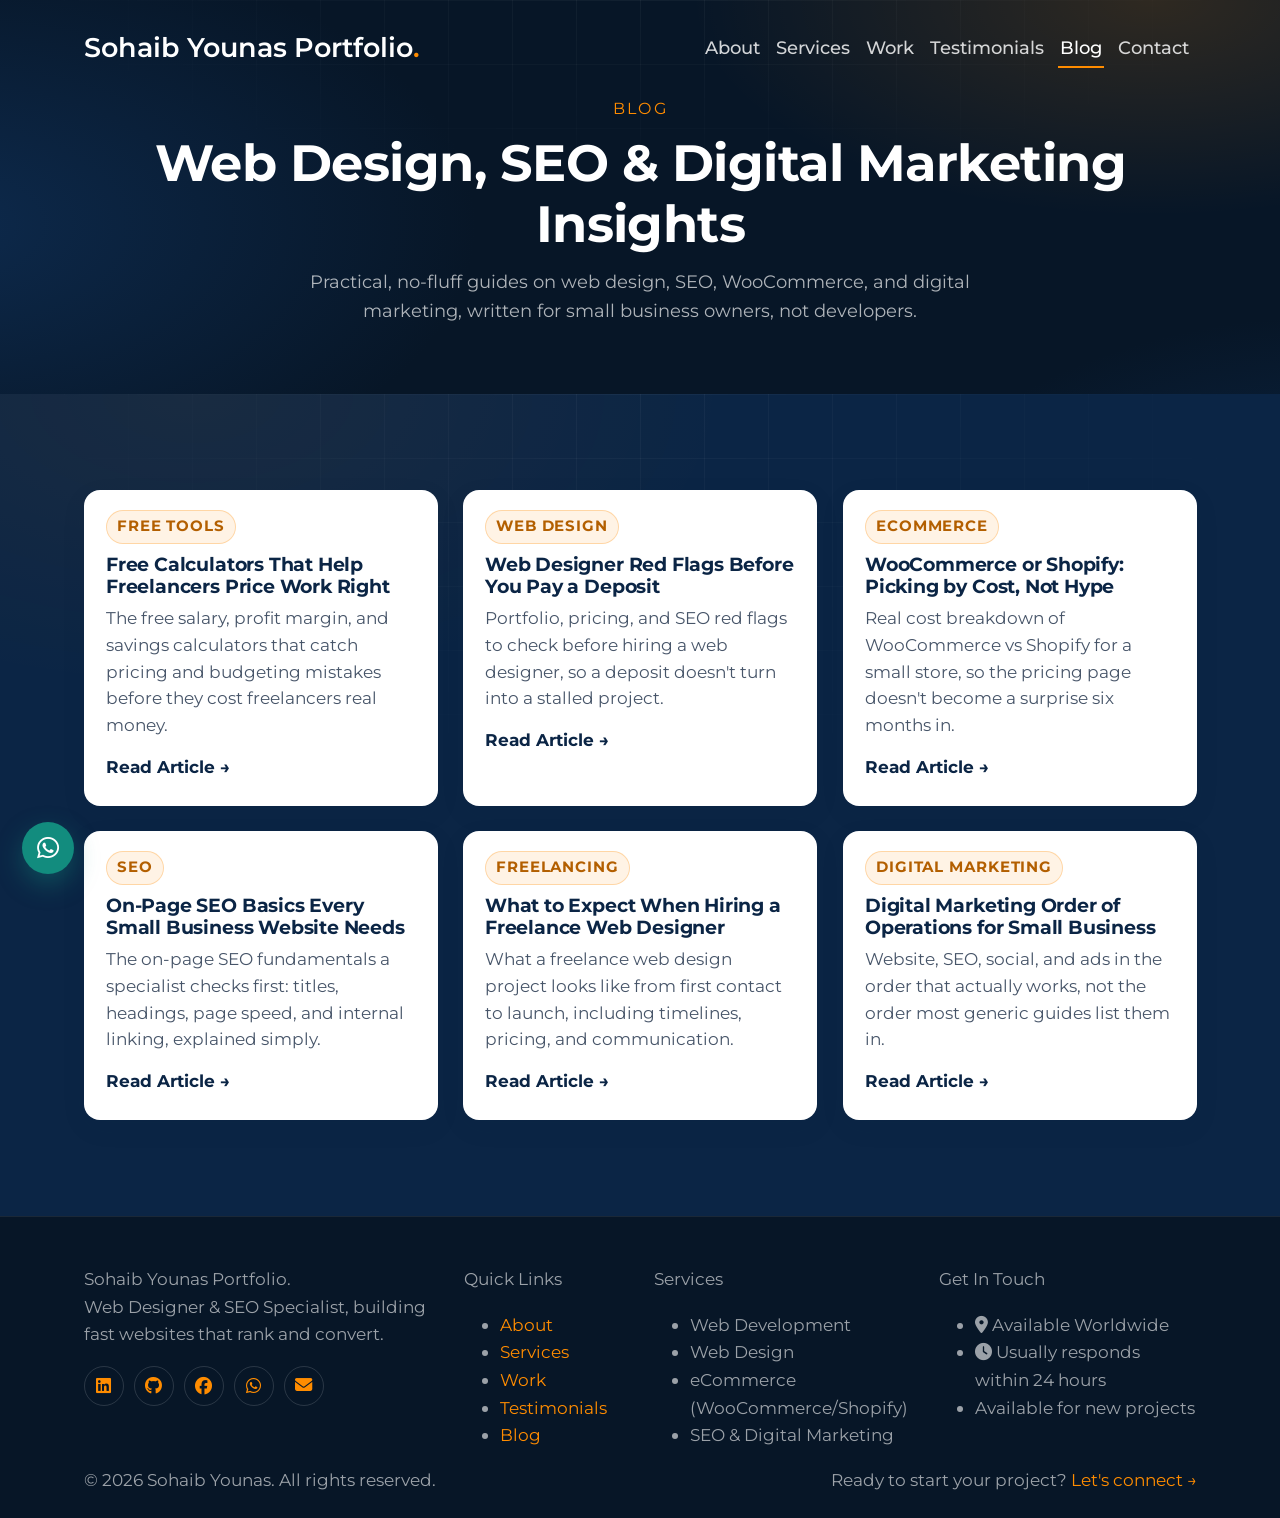
<file: blog/index.html>
<!DOCTYPE html>
<html lang="en">
<head>
  <meta charset="UTF-8" />
  <meta name="viewport" content="width=device-width, initial-scale=1.0" />
  <title>Blog | Web Design, SEO & Digital Marketing Insights by Sohaib Younas</title>
  <link rel="icon" type="image/x-icon" href="../img/favicon.ico">
  <link rel="canonical" href="https://sohaibyounas076.github.io/portfolio/blog/" />
  <meta name="description" content="Practical guides on web design, SEO, WooCommerce, and digital marketing for small businesses, written by freelance web designer Sohaib Younas." />
  <meta name="author" content="Sohaib Younas">
  <meta name="robots" content="index, follow">
  <link rel="preconnect" href="https://fonts.googleapis.com">
  <link rel="preconnect" href="https://fonts.gstatic.com" crossorigin>
  <link rel="preconnect" href="https://cdn.jsdelivr.net">
  <link rel="preconnect" href="https://cdnjs.cloudflare.com">
  <meta property="og:type" content="article">
  <meta property="og:url" content="https://sohaibyounas076.github.io/portfolio/blog/">
  <meta property="og:title" content="Blog | Web Design, SEO & Digital Marketing Insights by Sohaib Younas">
  <meta property="og:description" content="Practical guides on web design, SEO, WooCommerce, and digital marketing for small businesses, written by freelance web designer Sohaib Younas.">
  <meta property="og:image" content="https://sohaibyounas076.github.io/portfolio/img/Socialmedia_banner.png">
  <meta property="og:image:width" content="1200">
  <meta property="og:image:height" content="630">
  <meta property="twitter:card" content="summary_large_image">
  <meta property="twitter:url" content="https://sohaibyounas076.github.io/portfolio/blog/">
  <meta property="twitter:title" content="Blog | Web Design, SEO & Digital Marketing Insights by Sohaib Younas">
  <meta property="twitter:description" content="Practical guides on web design, SEO, WooCommerce, and digital marketing for small businesses, written by freelance web designer Sohaib Younas.">
  <meta property="twitter:image" content="https://sohaibyounas076.github.io/portfolio/img/Socialmedia_banner.png">
  <meta name="theme-color" content="#071627">
  <meta name="format-detection" content="telephone=no">
  <link rel="sitemap" type="application/xml" title="Sitemap" href="../sitemap.xml">
  <link href="https://fonts.googleapis.com/css2?family=Montserrat:wght@400;500;600;700;800&display=swap" rel="stylesheet" />
  <link href="https://cdn.jsdelivr.net/npm/bootstrap@5.3.0/dist/css/bootstrap.min.css" rel="stylesheet" />
  <link href="https://cdnjs.cloudflare.com/ajax/libs/font-awesome/6.4.0/css/all.min.css" rel="stylesheet">
  <link rel="stylesheet" href="../style.css?v=12" />
  <script type="application/ld+json">
  {
    "@context": "https://schema.org",
    "@type": "Blog",
    "name": "Sohaib Younas Blog",
    "url": "https://sohaibyounas076.github.io/portfolio/blog/",
    "description": "Practical guides on web design, SEO, WooCommerce, and digital marketing for small businesses, written by freelance web designer Sohaib Younas.",
    "author": { "@type": "Person", "name": "Sohaib Younas" }
  }
  </script>
  <script type="application/ld+json">
  {
    "@context": "https://schema.org",
    "@type": "BreadcrumbList",
    "itemListElement": [
      { "@type": "ListItem", "position": 1, "name": "Home", "item": "https://sohaibyounas076.github.io/portfolio/" },
      { "@type": "ListItem", "position": 2, "name": "Blog", "item": "https://sohaibyounas076.github.io/portfolio/blog/" }
    ]
  }
  </script>
  <!-- Google tag (gtag.js) -->
  <script async src="https://www.googletagmanager.com/gtag/js?id=G-2LFQFEBY4T"></script>
  <script>
    window.dataLayer = window.dataLayer || [];
    function gtag(){dataLayer.push(arguments);}
    gtag('js', new Date());
    gtag('config', 'G-2LFQFEBY4T');
  </script>
</head>
<body>
<div id="preloader" aria-hidden="true">
  <div class="preloader-mark">LOADING PORTFOLIO</div>
</div>
<div id="scroll-progress"></div>
<nav class="navbar navbar-expand-lg site-nav">
  <div class="container">
    <a class="navbar-brand" href="../index.html">Sohaib Younas Portfolio<span>.</span></a>
    <button class="navbar-toggler btn btn-light" type="button" data-bs-toggle="collapse" data-bs-target="#navbarNav" aria-label="Toggle navigation">
      <span class="navbar-toggler-icon"></span>
    </button>
    <div class="collapse navbar-collapse justify-content-end" id="navbarNav">
      <ul class="navbar-nav">
        <li class="nav-item"><a href="../index.html#about" class="nav-link">About</a></li>
        <li class="nav-item"><a href="../index.html#services" class="nav-link">Services</a></li>
        <li class="nav-item"><a href="../index.html#work" class="nav-link">Work</a></li>
        <li class="nav-item"><a href="../index.html#testimonials" class="nav-link">Testimonials</a></li>
        <li class="nav-item"><a href="index.html" class="nav-link active-link">Blog</a></li>
        <li class="nav-item"><a href="../index.html#contact" class="nav-link">Contact</a></li>
      </ul>
    </div>
  </div>
</nav>

<header class="section" style="padding-bottom: 20px;">
  <div class="container">
    <span class="section-eyebrow reveal">Blog</span>
    <h1 class="section-heading reveal">Web Design, SEO &amp; Digital Marketing Insights</h1>
    <p class="section-sub reveal reveal-delay-1">Practical, no-fluff guides on web design, SEO, WooCommerce, and digital marketing, written for small business owners, not developers.</p>
  </div>
</header>

<section class="section section-alt">
  <div class="container">
    <div class="work-case-grid">
      <div class="work-case reveal">
        <div class="work-case-body">
          <span class="work-case-tag">Free Tools</span>
          <h3>Free Calculators That Help Freelancers Price Work Right</h3>
          <p>The free salary, profit margin, and savings calculators that catch pricing and budgeting mistakes before they cost freelancers real money.</p>
          <a href="free-calculators-for-freelancers-pricing.html" class="work-case-link">Read Article &rarr;</a>
        </div>
      </div>
      <div class="work-case reveal">
        <div class="work-case-body">
          <span class="work-case-tag">Web Design</span>
          <h3>Web Designer Red Flags Before You Pay a Deposit</h3>
          <p>Portfolio, pricing, and SEO red flags to check before hiring a web designer, so a deposit doesn't turn into a stalled project.</p>
          <a href="how-to-choose-a-web-designer.html" class="work-case-link">Read Article &rarr;</a>
        </div>
      </div>
      <div class="work-case reveal">
        <div class="work-case-body">
          <span class="work-case-tag">eCommerce</span>
          <h3>WooCommerce or Shopify: Picking by Cost, Not Hype</h3>
          <p>Real cost breakdown of WooCommerce vs Shopify for a small store, so the pricing page doesn't become a surprise six months in.</p>
          <a href="woocommerce-vs-shopify-small-business.html" class="work-case-link">Read Article &rarr;</a>
        </div>
      </div>
      <div class="work-case reveal">
        <div class="work-case-body">
          <span class="work-case-tag">SEO</span>
          <h3>On-Page SEO Basics Every Small Business Website Needs</h3>
          <p>The on-page SEO fundamentals a specialist checks first: titles, headings, page speed, and internal linking, explained simply.</p>
          <a href="on-page-seo-basics.html" class="work-case-link">Read Article &rarr;</a>
        </div>
      </div>
      <div class="work-case reveal">
        <div class="work-case-body">
          <span class="work-case-tag">Freelancing</span>
          <h3>What to Expect When Hiring a Freelance Web Designer</h3>
          <p>What a freelance web design project looks like from first contact to launch, including timelines, pricing, and communication.</p>
          <a href="hiring-a-freelance-web-designer.html" class="work-case-link">Read Article &rarr;</a>
        </div>
      </div>
      <div class="work-case reveal">
        <div class="work-case-body">
          <span class="work-case-tag">Digital Marketing</span>
          <h3>Digital Marketing Order of Operations for Small Business</h3>
          <p>Website, SEO, social, and ads in the order that actually works, not the order most generic guides list them in.</p>
          <a href="digital-marketing-for-small-business.html" class="work-case-link">Read Article &rarr;</a>
        </div>
      </div>
    </div>
  </div>
</section>
<footer class="site-footer">
  <div class="container">
    <div class="row gy-4 footer-columns">
      <div class="col-md-4">
        <span class="footer-logo">Sohaib Younas Portfolio<span class="dot">.</span></span>
        <p>Web Designer &amp; SEO Specialist, building fast websites that rank and convert.</p>
        <div class="footer-social">
          <a href="https://www.linkedin.com/in/sohaibyounas076/" target="_blank" rel="noopener" aria-label="LinkedIn profile"><i class="fab fa-linkedin"></i></a>
          <a href="https://github.com/Sohaibyounas076" target="_blank" rel="noopener" aria-label="GitHub profile"><i class="fab fa-github"></i></a>
          <a href="https://www.facebook.com/sohaib.younas.3705" target="_blank" rel="noopener" aria-label="Facebook profile"><i class="fab fa-facebook"></i></a>
          <a href="https://wa.me/923082896824" target="_blank" rel="noopener" aria-label="WhatsApp"><i class="fab fa-whatsapp"></i></a>
          <a href="mailto:sohaibyounas077@gmail.com" aria-label="Email"><i class="fas fa-envelope"></i></a>
        </div>
      </div>
      <div class="col-6 col-md-2">
        <p class="footer-heading">Quick Links</p>
        <ul class="footer-links">
          <li><a href="../index.html#about">About</a></li>
          <li><a href="../index.html#services">Services</a></li>
          <li><a href="../index.html#work">Work</a></li>
          <li><a href="../index.html#testimonials">Testimonials</a></li>
          <li><a href="index.html">Blog</a></li>
        </ul>
      </div>
      <div class="col-6 col-md-3">
        <p class="footer-heading">Services</p>
        <ul class="footer-links">
          <li>Web Development</li>
          <li>Web Design</li>
          <li>eCommerce (WooCommerce/Shopify)</li>
          <li>SEO &amp; Digital Marketing</li>
        </ul>
      </div>
      <div class="col-md-3">
        <p class="footer-heading">Get In Touch</p>
        <ul class="footer-links">
          <li><i class="fas fa-location-dot"></i> Available Worldwide</li>
          <li><i class="fas fa-clock"></i> Usually responds within 24 hours</li>
          <li class="footer-status"><span class="status-dot"></span> Available for new projects</li>
        </ul>
      </div>
    </div>
    <div class="footer-bottom">
      <span>&copy; <span id="footer-year">2026</span> Sohaib Younas. All rights reserved.</span>
      <span>Ready to start your project? <a href="../index.html#contact">Let's connect &rarr;</a></span>
    </div>
  </div>
</footer>

<a href="https://wa.me/923082896824?text=Hi%20Sohaib%2C%20I%27d%20like%20to%20discuss%20a%20project." target="_blank" rel="noopener" class="sticky-whatsapp" aria-label="Chat on WhatsApp">
  <span class="sticky-whatsapp-badge">
    <span class="pulse-dot" aria-hidden="true"></span>
    Available for New Projects
  </span>
  <span class="sticky-whatsapp-icon"><i class="fab fa-whatsapp"></i></span>
</a>

<button id="back-to-top" type="button" aria-label="Back to top">
  <i class="fas fa-arrow-up"></i>
</button>

<script src="https://cdn.jsdelivr.net/npm/bootstrap@5.3.0/dist/js/bootstrap.bundle.min.js"></script>
<script src="../script.js?v=9"></script>
</body>
</html>
</file>
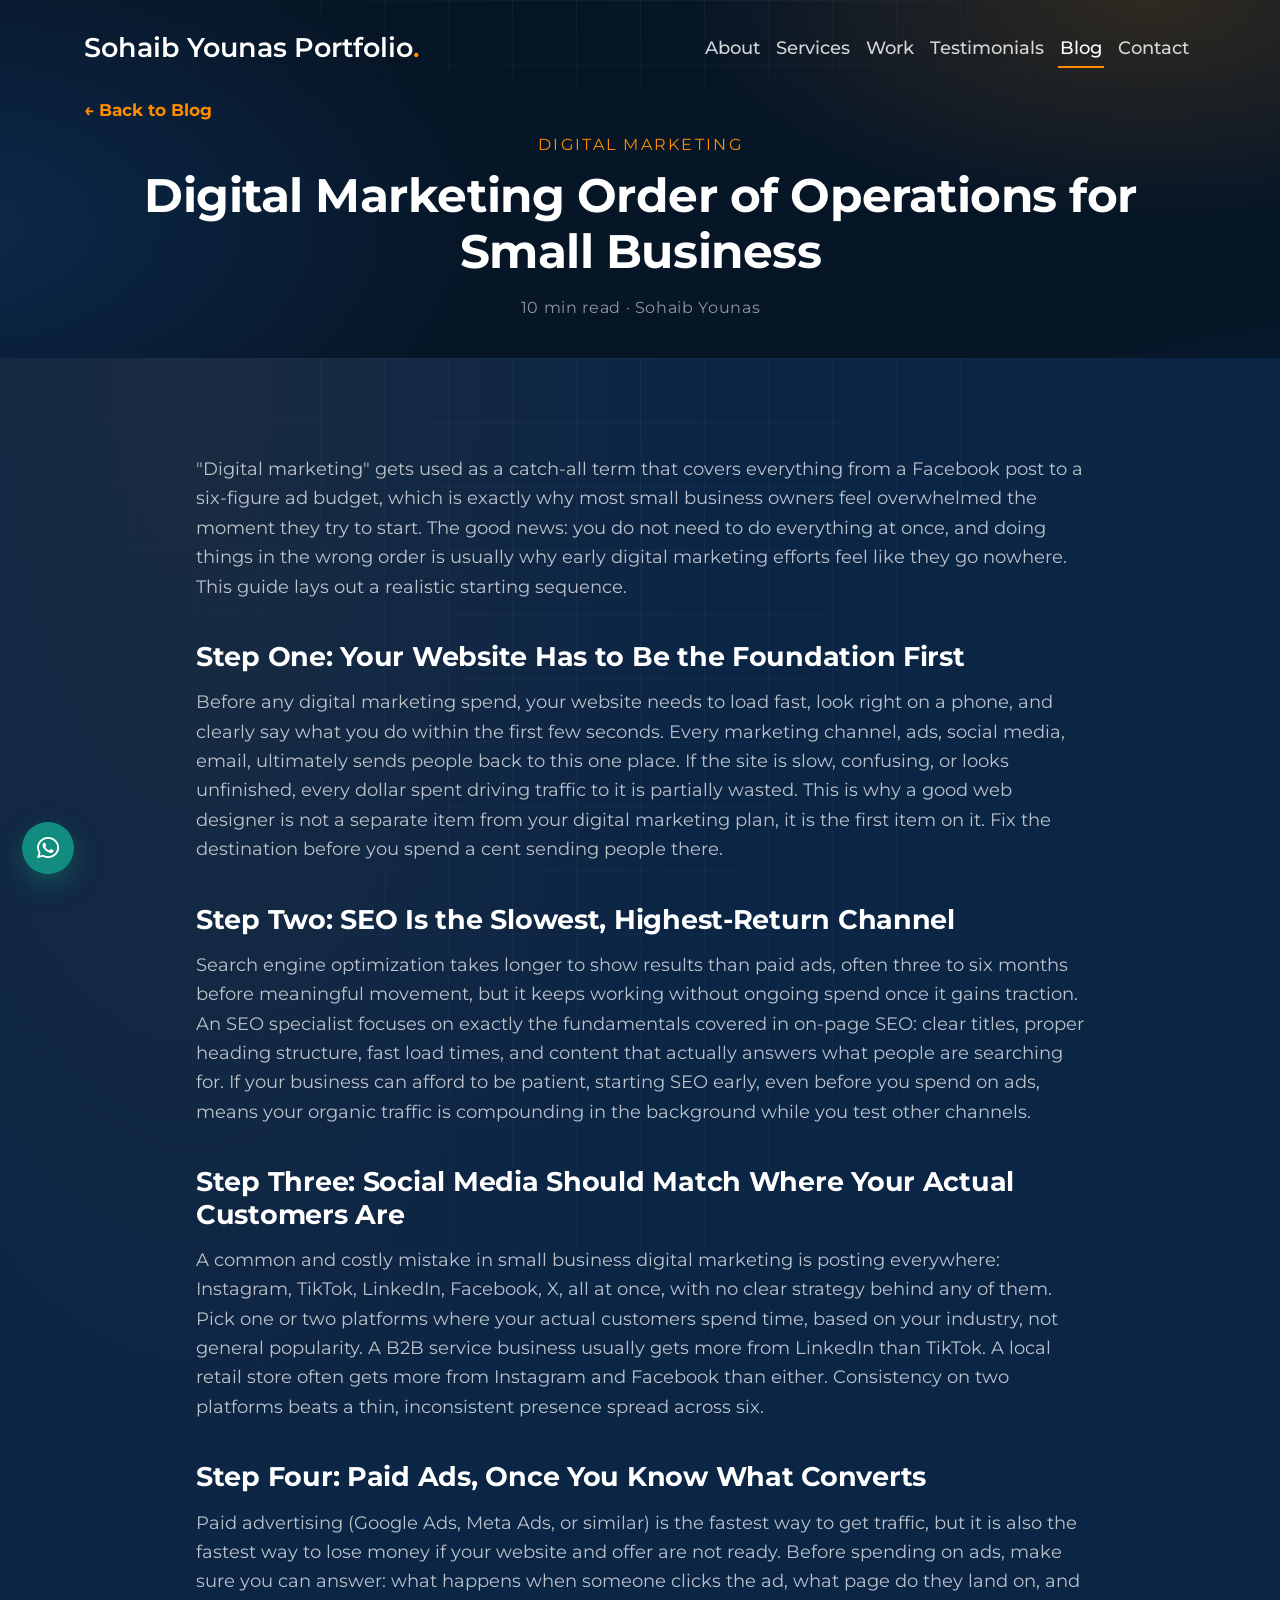
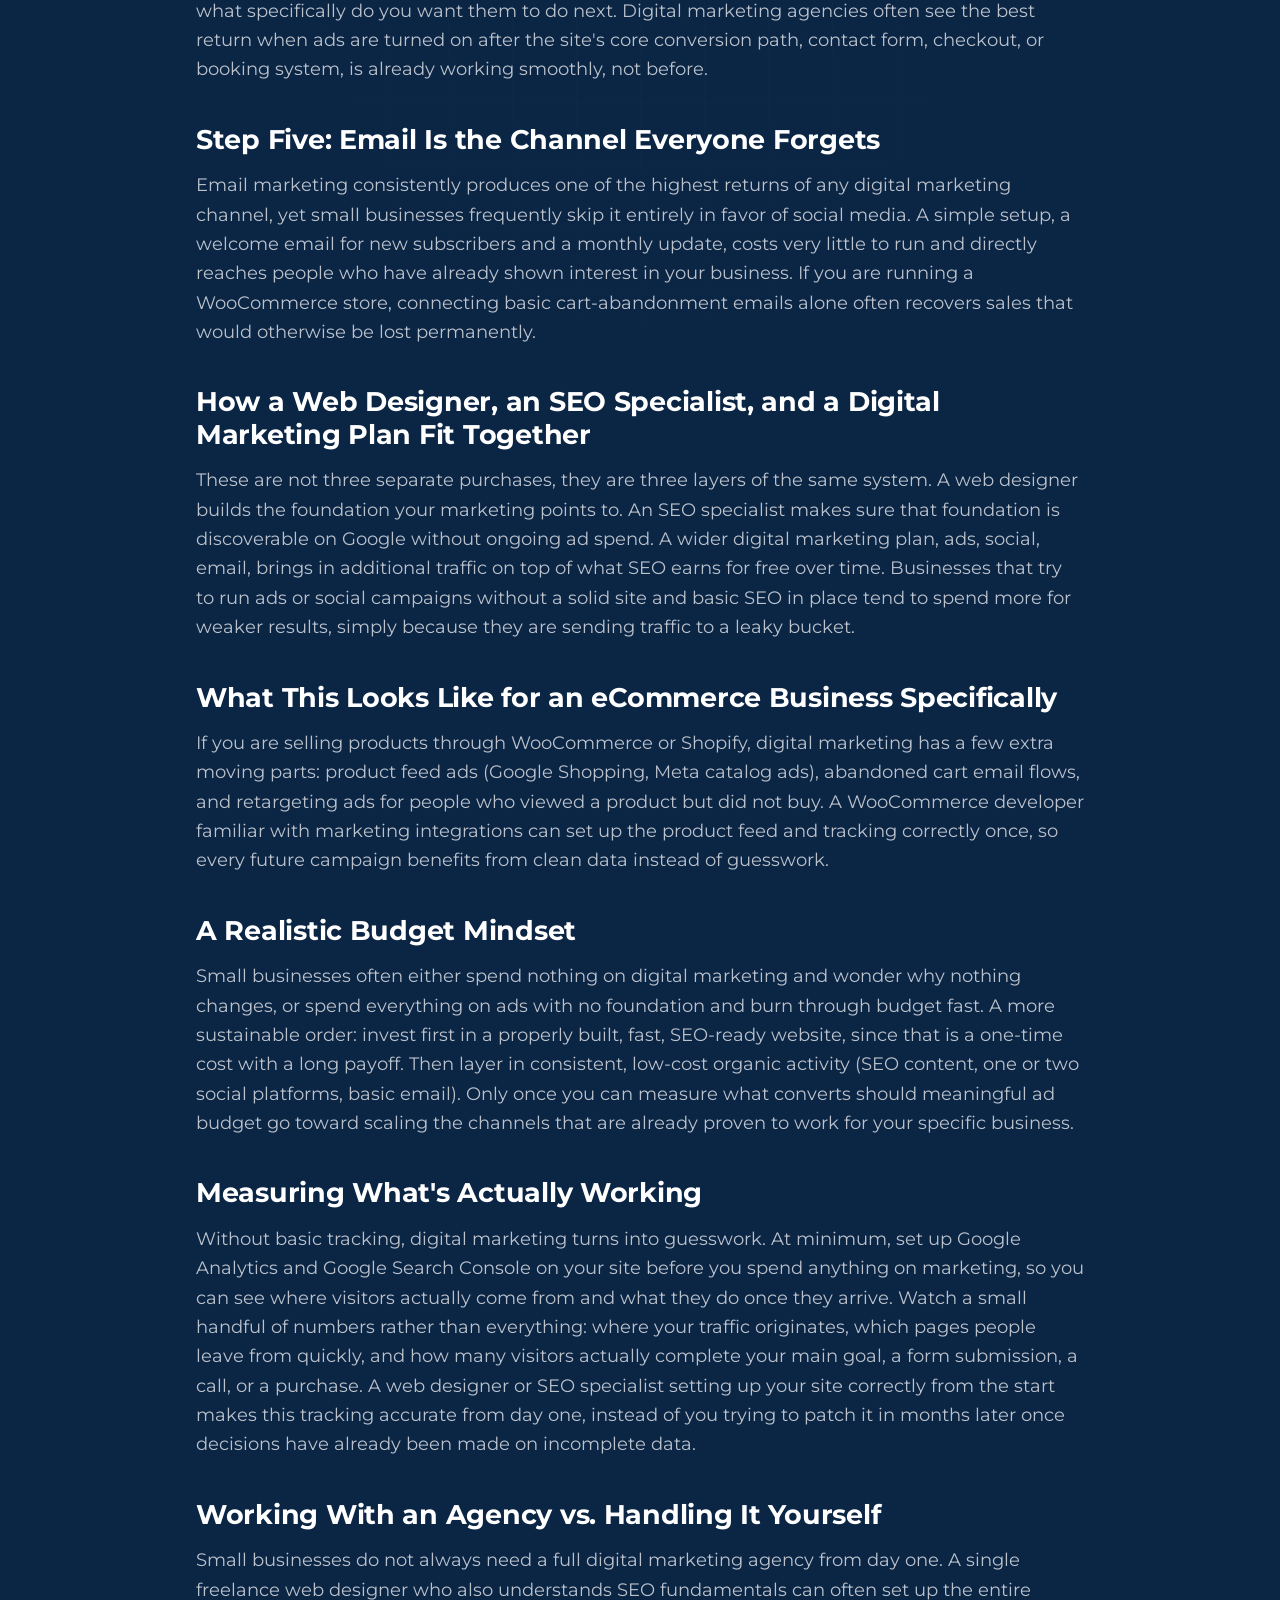
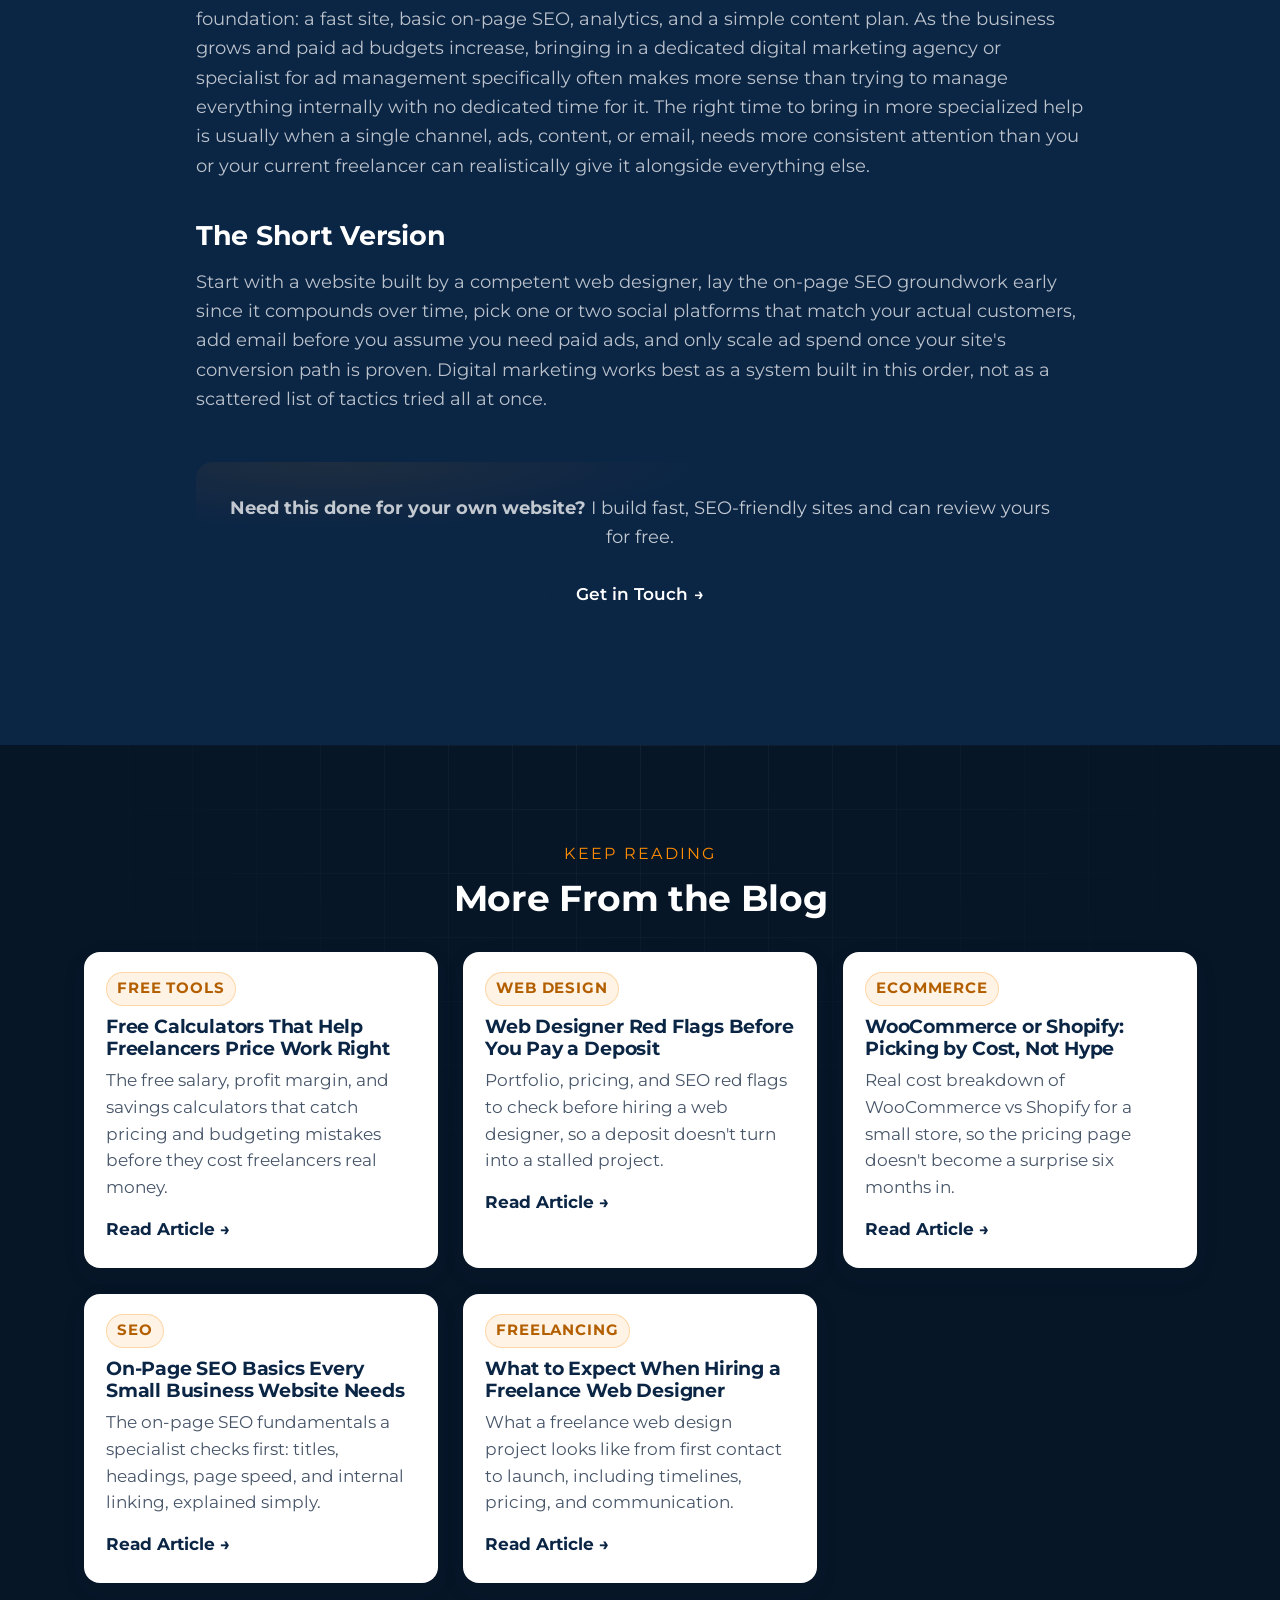
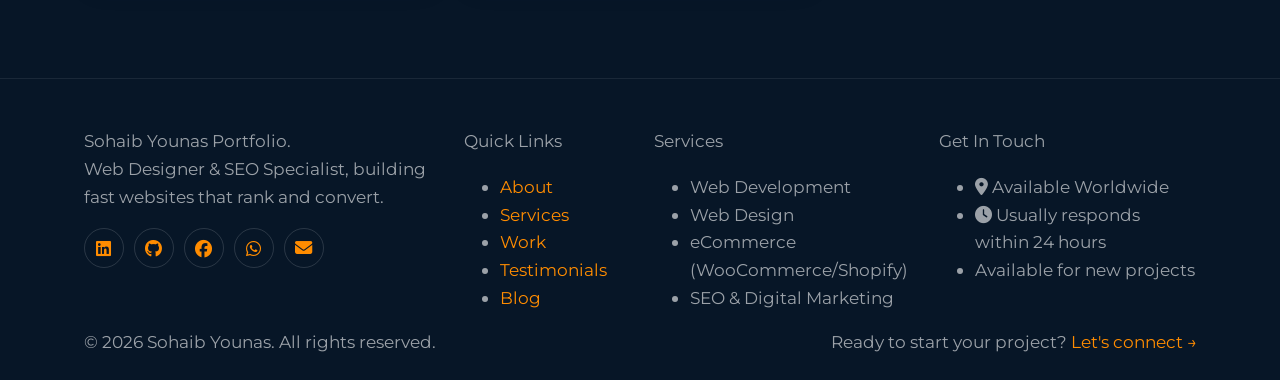
<file: blog/digital-marketing-for-small-business.html>
<!DOCTYPE html>
<html lang="en">
<head>
  <meta charset="UTF-8" />
  <meta name="viewport" content="width=device-width, initial-scale=1.0" />
  <title>Digital Marketing Order of Operations for Small Business | Sohaib Younas</title>
  <link rel="icon" type="image/x-icon" href="../img/favicon.ico">
  <link rel="canonical" href="https://sohaibyounas076.github.io/portfolio/blog/digital-marketing-for-small-business.html" />
  <meta name="description" content="Website, SEO, social, and ads in the order that actually works, not the order most generic guides list them in." />
  <meta name="author" content="Sohaib Younas">
  <meta name="robots" content="index, follow">
  <link rel="preconnect" href="https://fonts.googleapis.com">
  <link rel="preconnect" href="https://fonts.gstatic.com" crossorigin>
  <link rel="preconnect" href="https://cdn.jsdelivr.net">
  <link rel="preconnect" href="https://cdnjs.cloudflare.com">
  <meta property="og:type" content="article">
  <meta property="og:url" content="https://sohaibyounas076.github.io/portfolio/blog/digital-marketing-for-small-business.html">
  <meta property="og:title" content="Digital Marketing Order of Operations for Small Business | Sohaib Younas">
  <meta property="og:description" content="Website, SEO, social, and ads in the order that actually works, not the order most generic guides list them in.">
  <meta property="og:image" content="https://sohaibyounas076.github.io/portfolio/img/Socialmedia_banner.png">
  <meta property="og:image:width" content="1200">
  <meta property="og:image:height" content="630">
  <meta property="twitter:card" content="summary_large_image">
  <meta property="twitter:url" content="https://sohaibyounas076.github.io/portfolio/blog/digital-marketing-for-small-business.html">
  <meta property="twitter:title" content="Digital Marketing Order of Operations for Small Business | Sohaib Younas">
  <meta property="twitter:description" content="Website, SEO, social, and ads in the order that actually works, not the order most generic guides list them in.">
  <meta property="twitter:image" content="https://sohaibyounas076.github.io/portfolio/img/Socialmedia_banner.png">
  <meta name="theme-color" content="#071627">
  <meta name="format-detection" content="telephone=no">
  <link rel="sitemap" type="application/xml" title="Sitemap" href="../sitemap.xml">
  <link href="https://fonts.googleapis.com/css2?family=Montserrat:wght@400;500;600;700;800&display=swap" rel="stylesheet" />
  <link href="https://cdn.jsdelivr.net/npm/bootstrap@5.3.0/dist/css/bootstrap.min.css" rel="stylesheet" />
  <link href="https://cdnjs.cloudflare.com/ajax/libs/font-awesome/6.4.0/css/all.min.css" rel="stylesheet">
  <link rel="stylesheet" href="../style.css?v=12" />
  <script type="application/ld+json">
  {
    "@context": "https://schema.org",
    "@type": "Article",
    "headline": "Digital Marketing Order of Operations for Small Business",
    "description": "Website, SEO, social, and ads in the order that actually works, not the order most generic guides list them in.",
    "author": { "@type": "Person", "name": "Sohaib Younas", "url": "https://sohaibyounas076.github.io/portfolio/" },
    "publisher": { "@type": "Person", "name": "Sohaib Younas" },
    "datePublished": "2026-07-27",
    "dateModified": "2026-09-10",
    "mainEntityOfPage": { "@type": "WebPage", "@id": "https://sohaibyounas076.github.io/portfolio/blog/digital-marketing-for-small-business.html" },
    "image": "https://sohaibyounas076.github.io/portfolio/img/Socialmedia_banner.png"
  }
  </script>
  <script type="application/ld+json">
  {
    "@context": "https://schema.org",
    "@type": "BreadcrumbList",
    "itemListElement": [
      { "@type": "ListItem", "position": 1, "name": "Home", "item": "https://sohaibyounas076.github.io/portfolio/" },
      { "@type": "ListItem", "position": 2, "name": "Blog", "item": "https://sohaibyounas076.github.io/portfolio/blog/" },
      { "@type": "ListItem", "position": 3, "name": "Digital Marketing Order of Operations for Small Business", "item": "https://sohaibyounas076.github.io/portfolio/blog/digital-marketing-for-small-business.html" }
    ]
  }
  </script>
  <!-- Google tag (gtag.js) -->
  <script async src="https://www.googletagmanager.com/gtag/js?id=G-2LFQFEBY4T"></script>
  <script>
    window.dataLayer = window.dataLayer || [];
    function gtag(){dataLayer.push(arguments);}
    gtag('js', new Date());
    gtag('config', 'G-2LFQFEBY4T');
  </script>
</head>
<body>
<div id="preloader" aria-hidden="true">
  <div class="preloader-mark">LOADING PORTFOLIO</div>
</div>
<div id="scroll-progress"></div>
<nav class="navbar navbar-expand-lg site-nav">
  <div class="container">
    <a class="navbar-brand" href="../index.html">Sohaib Younas Portfolio<span>.</span></a>
    <button class="navbar-toggler btn btn-light" type="button" data-bs-toggle="collapse" data-bs-target="#navbarNav" aria-label="Toggle navigation">
      <span class="navbar-toggler-icon"></span>
    </button>
    <div class="collapse navbar-collapse justify-content-end" id="navbarNav">
      <ul class="navbar-nav">
        <li class="nav-item"><a href="../index.html#about" class="nav-link">About</a></li>
        <li class="nav-item"><a href="../index.html#services" class="nav-link">Services</a></li>
        <li class="nav-item"><a href="../index.html#work" class="nav-link">Work</a></li>
        <li class="nav-item"><a href="../index.html#testimonials" class="nav-link">Testimonials</a></li>
        <li class="nav-item"><a href="index.html" class="nav-link active-link">Blog</a></li>
        <li class="nav-item"><a href="../index.html#contact" class="nav-link">Contact</a></li>
      </ul>
    </div>
  </div>
</nav>

<header class="section" style="padding-bottom: 20px;">
  <div class="container">
    <a href="index.html" class="back-to-blog reveal">&larr; Back to Blog</a>
    <span class="section-eyebrow reveal">Digital Marketing</span>
    <h1 class="about-heading reveal" style="text-align:center; max-width:70ch; margin:0 auto 14px;">Digital Marketing Order of Operations for Small Business</h1>
    <span class="article-meta reveal">10 min read &middot; Sohaib Younas</span>
  </div>
</header>

<section class="section section-alt">
  <div class="container">
    <div class="article-body about-copy reveal">
      <p>"Digital marketing" gets used as a catch-all term that covers everything from a Facebook post to a six-figure ad budget, which is exactly why most small business owners feel overwhelmed the moment they try to start. The good news: you do not need to do everything at once, and doing things in the wrong order is usually why early digital marketing efforts feel like they go nowhere. This guide lays out a realistic starting sequence.</p>

<h2>Step One: Your Website Has to Be the Foundation First</h2>
<p>Before any digital marketing spend, your website needs to load fast, look right on a phone, and clearly say what you do within the first few seconds. Every marketing channel, ads, social media, email, ultimately sends people back to this one place. If the site is slow, confusing, or looks unfinished, every dollar spent driving traffic to it is partially wasted. This is why a good web designer is not a separate item from your digital marketing plan, it is the first item on it. Fix the destination before you spend a cent sending people there.</p>

<h2>Step Two: SEO Is the Slowest, Highest-Return Channel</h2>
<p>Search engine optimization takes longer to show results than paid ads, often three to six months before meaningful movement, but it keeps working without ongoing spend once it gains traction. An SEO specialist focuses on exactly the fundamentals covered in on-page SEO: clear titles, proper heading structure, fast load times, and content that actually answers what people are searching for. If your business can afford to be patient, starting SEO early, even before you spend on ads, means your organic traffic is compounding in the background while you test other channels.</p>

<h2>Step Three: Social Media Should Match Where Your Actual Customers Are</h2>
<p>A common and costly mistake in small business digital marketing is posting everywhere: Instagram, TikTok, LinkedIn, Facebook, X, all at once, with no clear strategy behind any of them. Pick one or two platforms where your actual customers spend time, based on your industry, not general popularity. A B2B service business usually gets more from LinkedIn than TikTok. A local retail store often gets more from Instagram and Facebook than either. Consistency on two platforms beats a thin, inconsistent presence spread across six.</p>

<h2>Step Four: Paid Ads, Once You Know What Converts</h2>
<p>Paid advertising (Google Ads, Meta Ads, or similar) is the fastest way to get traffic, but it is also the fastest way to lose money if your website and offer are not ready. Before spending on ads, make sure you can answer: what happens when someone clicks the ad, what page do they land on, and what specifically do you want them to do next. Digital marketing agencies often see the best return when ads are turned on after the site's core conversion path, contact form, checkout, or booking system, is already working smoothly, not before.</p>

<h2>Step Five: Email Is the Channel Everyone Forgets</h2>
<p>Email marketing consistently produces one of the highest returns of any digital marketing channel, yet small businesses frequently skip it entirely in favor of social media. A simple setup, a welcome email for new subscribers and a monthly update, costs very little to run and directly reaches people who have already shown interest in your business. If you are running a WooCommerce store, connecting basic cart-abandonment emails alone often recovers sales that would otherwise be lost permanently.</p>

<h2>How a Web Designer, an SEO Specialist, and a Digital Marketing Plan Fit Together</h2>
<p>These are not three separate purchases, they are three layers of the same system. A web designer builds the foundation your marketing points to. An SEO specialist makes sure that foundation is discoverable on Google without ongoing ad spend. A wider digital marketing plan, ads, social, email, brings in additional traffic on top of what SEO earns for free over time. Businesses that try to run ads or social campaigns without a solid site and basic SEO in place tend to spend more for weaker results, simply because they are sending traffic to a leaky bucket.</p>

<h2>What This Looks Like for an eCommerce Business Specifically</h2>
<p>If you are selling products through WooCommerce or Shopify, digital marketing has a few extra moving parts: product feed ads (Google Shopping, Meta catalog ads), abandoned cart email flows, and retargeting ads for people who viewed a product but did not buy. A WooCommerce developer familiar with marketing integrations can set up the product feed and tracking correctly once, so every future campaign benefits from clean data instead of guesswork.</p>

<h2>A Realistic Budget Mindset</h2>
<p>Small businesses often either spend nothing on digital marketing and wonder why nothing changes, or spend everything on ads with no foundation and burn through budget fast. A more sustainable order: invest first in a properly built, fast, SEO-ready website, since that is a one-time cost with a long payoff. Then layer in consistent, low-cost organic activity (SEO content, one or two social platforms, basic email). Only once you can measure what converts should meaningful ad budget go toward scaling the channels that are already proven to work for your specific business.</p>

<h2>Measuring What's Actually Working</h2>
<p>Without basic tracking, digital marketing turns into guesswork. At minimum, set up Google Analytics and Google Search Console on your site before you spend anything on marketing, so you can see where visitors actually come from and what they do once they arrive. Watch a small handful of numbers rather than everything: where your traffic originates, which pages people leave from quickly, and how many visitors actually complete your main goal, a form submission, a call, or a purchase. A web designer or SEO specialist setting up your site correctly from the start makes this tracking accurate from day one, instead of you trying to patch it in months later once decisions have already been made on incomplete data.</p>

<h2>Working With an Agency vs. Handling It Yourself</h2>
<p>Small businesses do not always need a full digital marketing agency from day one. A single freelance web designer who also understands SEO fundamentals can often set up the entire foundation: a fast site, basic on-page SEO, analytics, and a simple content plan. As the business grows and paid ad budgets increase, bringing in a dedicated digital marketing agency or specialist for ad management specifically often makes more sense than trying to manage everything internally with no dedicated time for it. The right time to bring in more specialized help is usually when a single channel, ads, content, or email, needs more consistent attention than you or your current freelancer can realistically give it alongside everything else.</p>

<h2>The Short Version</h2>
<p>Start with a website built by a competent web designer, lay the on-page SEO groundwork early since it compounds over time, pick one or two social platforms that match your actual customers, add email before you assume you need paid ads, and only scale ad spend once your site's conversion path is proven. Digital marketing works best as a system built in this order, not as a scattered list of tactics tried all at once.</p>
    </div>

    <div class="article-cta reveal">
      <p><strong>Need this done for your own website?</strong> I build fast, SEO-friendly sites and can review yours for free.</p>
      <a href="../index.html#contact" class="custom-btn">Get in Touch</a>
    </div>
  </div>
</section>

<section class="section">
  <div class="container">
    <div class="related-articles">
      <span class="section-eyebrow reveal">Keep Reading</span>
      <h2 class="section-heading reveal" style="font-size: clamp(1.5rem, 3vw, 2rem); margin-bottom: 32px;">More From the Blog</h2>
      <div class="work-case-grid">
      <div class="work-case reveal">
        <div class="work-case-body">
          <span class="work-case-tag">Free Tools</span>
          <h3>Free Calculators That Help Freelancers Price Work Right</h3>
          <p>The free salary, profit margin, and savings calculators that catch pricing and budgeting mistakes before they cost freelancers real money.</p>
          <a href="free-calculators-for-freelancers-pricing.html" class="work-case-link">Read Article &rarr;</a>
        </div>
      </div>
      <div class="work-case reveal">
        <div class="work-case-body">
          <span class="work-case-tag">Web Design</span>
          <h3>Web Designer Red Flags Before You Pay a Deposit</h3>
          <p>Portfolio, pricing, and SEO red flags to check before hiring a web designer, so a deposit doesn't turn into a stalled project.</p>
          <a href="how-to-choose-a-web-designer.html" class="work-case-link">Read Article &rarr;</a>
        </div>
      </div>
      <div class="work-case reveal">
        <div class="work-case-body">
          <span class="work-case-tag">eCommerce</span>
          <h3>WooCommerce or Shopify: Picking by Cost, Not Hype</h3>
          <p>Real cost breakdown of WooCommerce vs Shopify for a small store, so the pricing page doesn't become a surprise six months in.</p>
          <a href="woocommerce-vs-shopify-small-business.html" class="work-case-link">Read Article &rarr;</a>
        </div>
      </div>
      <div class="work-case reveal">
        <div class="work-case-body">
          <span class="work-case-tag">SEO</span>
          <h3>On-Page SEO Basics Every Small Business Website Needs</h3>
          <p>The on-page SEO fundamentals a specialist checks first: titles, headings, page speed, and internal linking, explained simply.</p>
          <a href="on-page-seo-basics.html" class="work-case-link">Read Article &rarr;</a>
        </div>
      </div>
      <div class="work-case reveal">
        <div class="work-case-body">
          <span class="work-case-tag">Freelancing</span>
          <h3>What to Expect When Hiring a Freelance Web Designer</h3>
          <p>What a freelance web design project looks like from first contact to launch, including timelines, pricing, and communication.</p>
          <a href="hiring-a-freelance-web-designer.html" class="work-case-link">Read Article &rarr;</a>
        </div>
      </div>
      </div>
    </div>
  </div>
</section>

<footer class="site-footer">
  <div class="container">
    <div class="row gy-4 footer-columns">
      <div class="col-md-4">
        <span class="footer-logo">Sohaib Younas Portfolio<span class="dot">.</span></span>
        <p>Web Designer &amp; SEO Specialist, building fast websites that rank and convert.</p>
        <div class="footer-social">
          <a href="https://www.linkedin.com/in/sohaibyounas076/" target="_blank" rel="noopener" aria-label="LinkedIn profile"><i class="fab fa-linkedin"></i></a>
          <a href="https://github.com/Sohaibyounas076" target="_blank" rel="noopener" aria-label="GitHub profile"><i class="fab fa-github"></i></a>
          <a href="https://www.facebook.com/sohaib.younas.3705" target="_blank" rel="noopener" aria-label="Facebook profile"><i class="fab fa-facebook"></i></a>
          <a href="https://wa.me/923082896824" target="_blank" rel="noopener" aria-label="WhatsApp"><i class="fab fa-whatsapp"></i></a>
          <a href="mailto:sohaibyounas077@gmail.com" aria-label="Email"><i class="fas fa-envelope"></i></a>
        </div>
      </div>
      <div class="col-6 col-md-2">
        <p class="footer-heading">Quick Links</p>
        <ul class="footer-links">
          <li><a href="../index.html#about">About</a></li>
          <li><a href="../index.html#services">Services</a></li>
          <li><a href="../index.html#work">Work</a></li>
          <li><a href="../index.html#testimonials">Testimonials</a></li>
          <li><a href="index.html">Blog</a></li>
        </ul>
      </div>
      <div class="col-6 col-md-3">
        <p class="footer-heading">Services</p>
        <ul class="footer-links">
          <li>Web Development</li>
          <li>Web Design</li>
          <li>eCommerce (WooCommerce/Shopify)</li>
          <li>SEO &amp; Digital Marketing</li>
        </ul>
      </div>
      <div class="col-md-3">
        <p class="footer-heading">Get In Touch</p>
        <ul class="footer-links">
          <li><i class="fas fa-location-dot"></i> Available Worldwide</li>
          <li><i class="fas fa-clock"></i> Usually responds within 24 hours</li>
          <li class="footer-status"><span class="status-dot"></span> Available for new projects</li>
        </ul>
      </div>
    </div>
    <div class="footer-bottom">
      <span>&copy; <span id="footer-year">2026</span> Sohaib Younas. All rights reserved.</span>
      <span>Ready to start your project? <a href="../index.html#contact">Let's connect &rarr;</a></span>
    </div>
  </div>
</footer>

<a href="https://wa.me/923082896824?text=Hi%20Sohaib%2C%20I%27d%20like%20to%20discuss%20a%20project." target="_blank" rel="noopener" class="sticky-whatsapp" aria-label="Chat on WhatsApp">
  <span class="sticky-whatsapp-badge">
    <span class="pulse-dot" aria-hidden="true"></span>
    Available for New Projects
  </span>
  <span class="sticky-whatsapp-icon"><i class="fab fa-whatsapp"></i></span>
</a>

<button id="back-to-top" type="button" aria-label="Back to top">
  <i class="fas fa-arrow-up"></i>
</button>

<script src="https://cdn.jsdelivr.net/npm/bootstrap@5.3.0/dist/js/bootstrap.bundle.min.js"></script>
<script src="../script.js?v=9"></script>
</body>
</html>
</file>
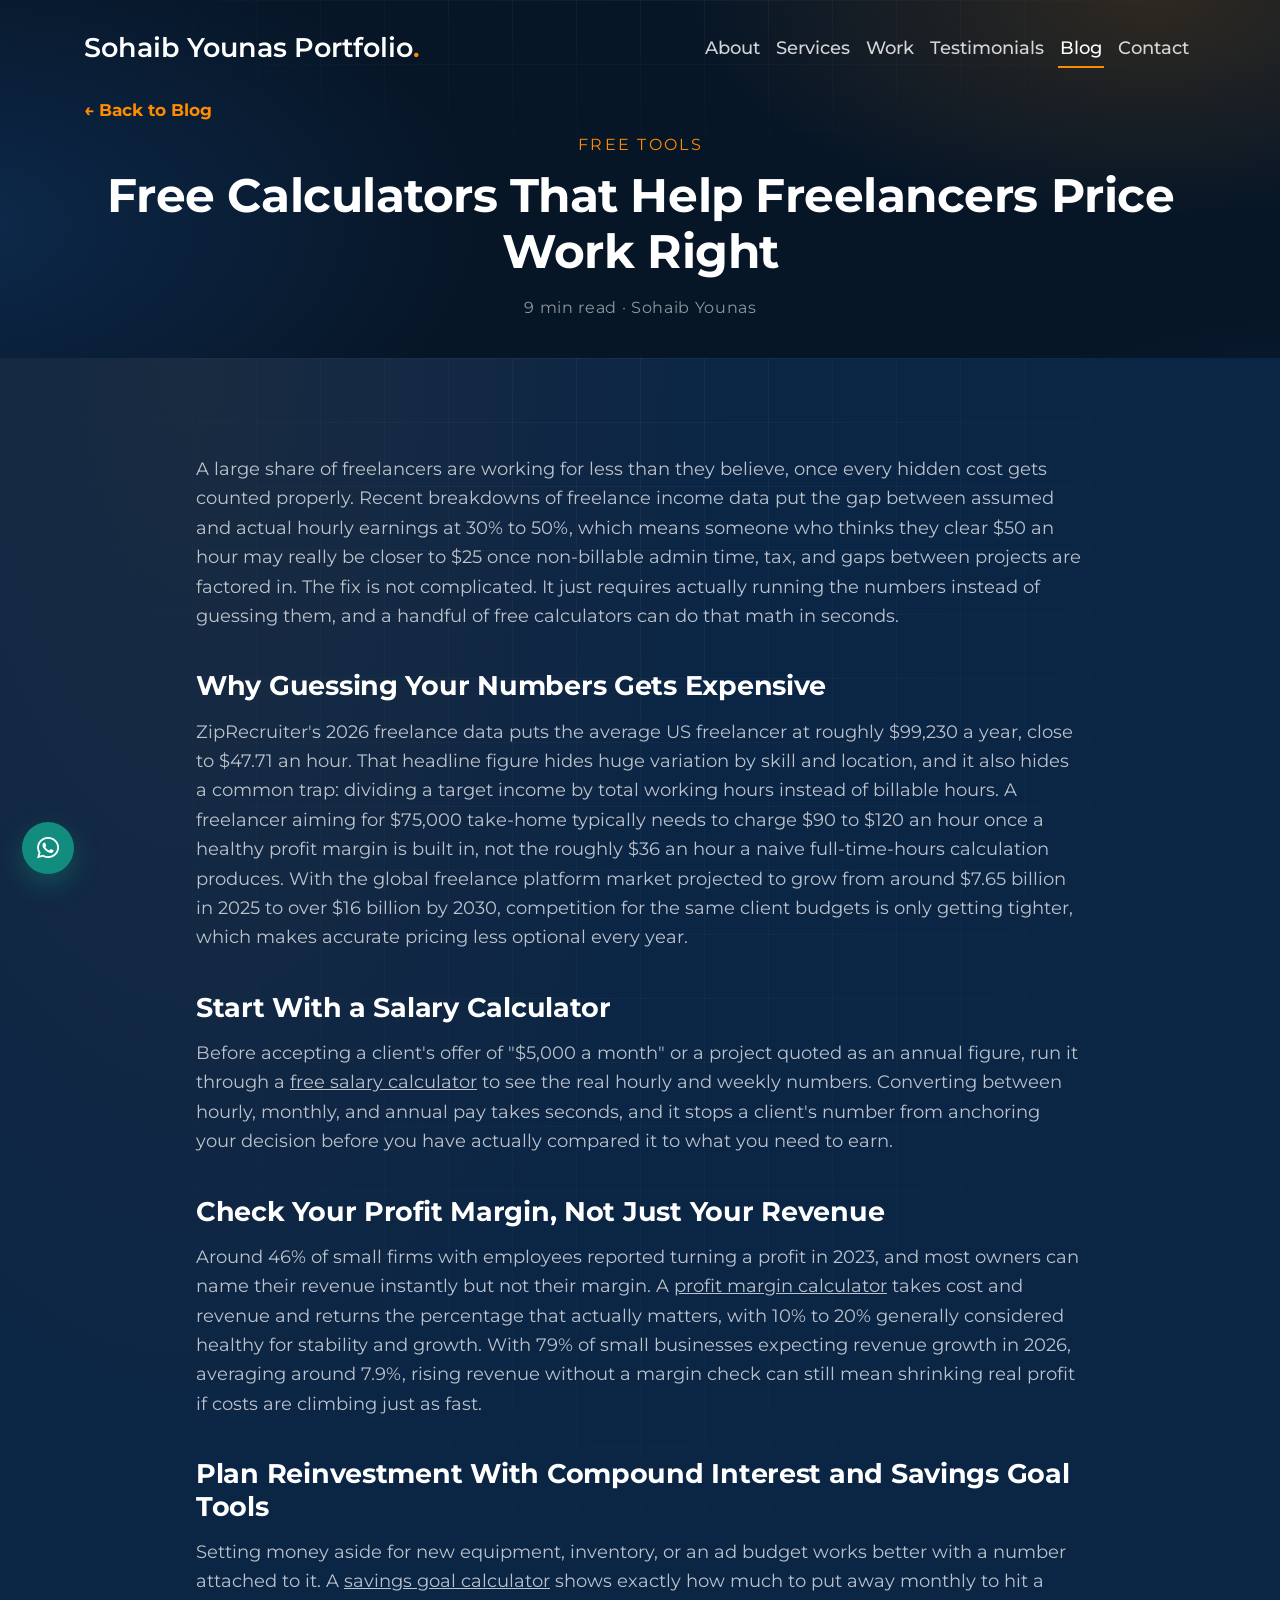
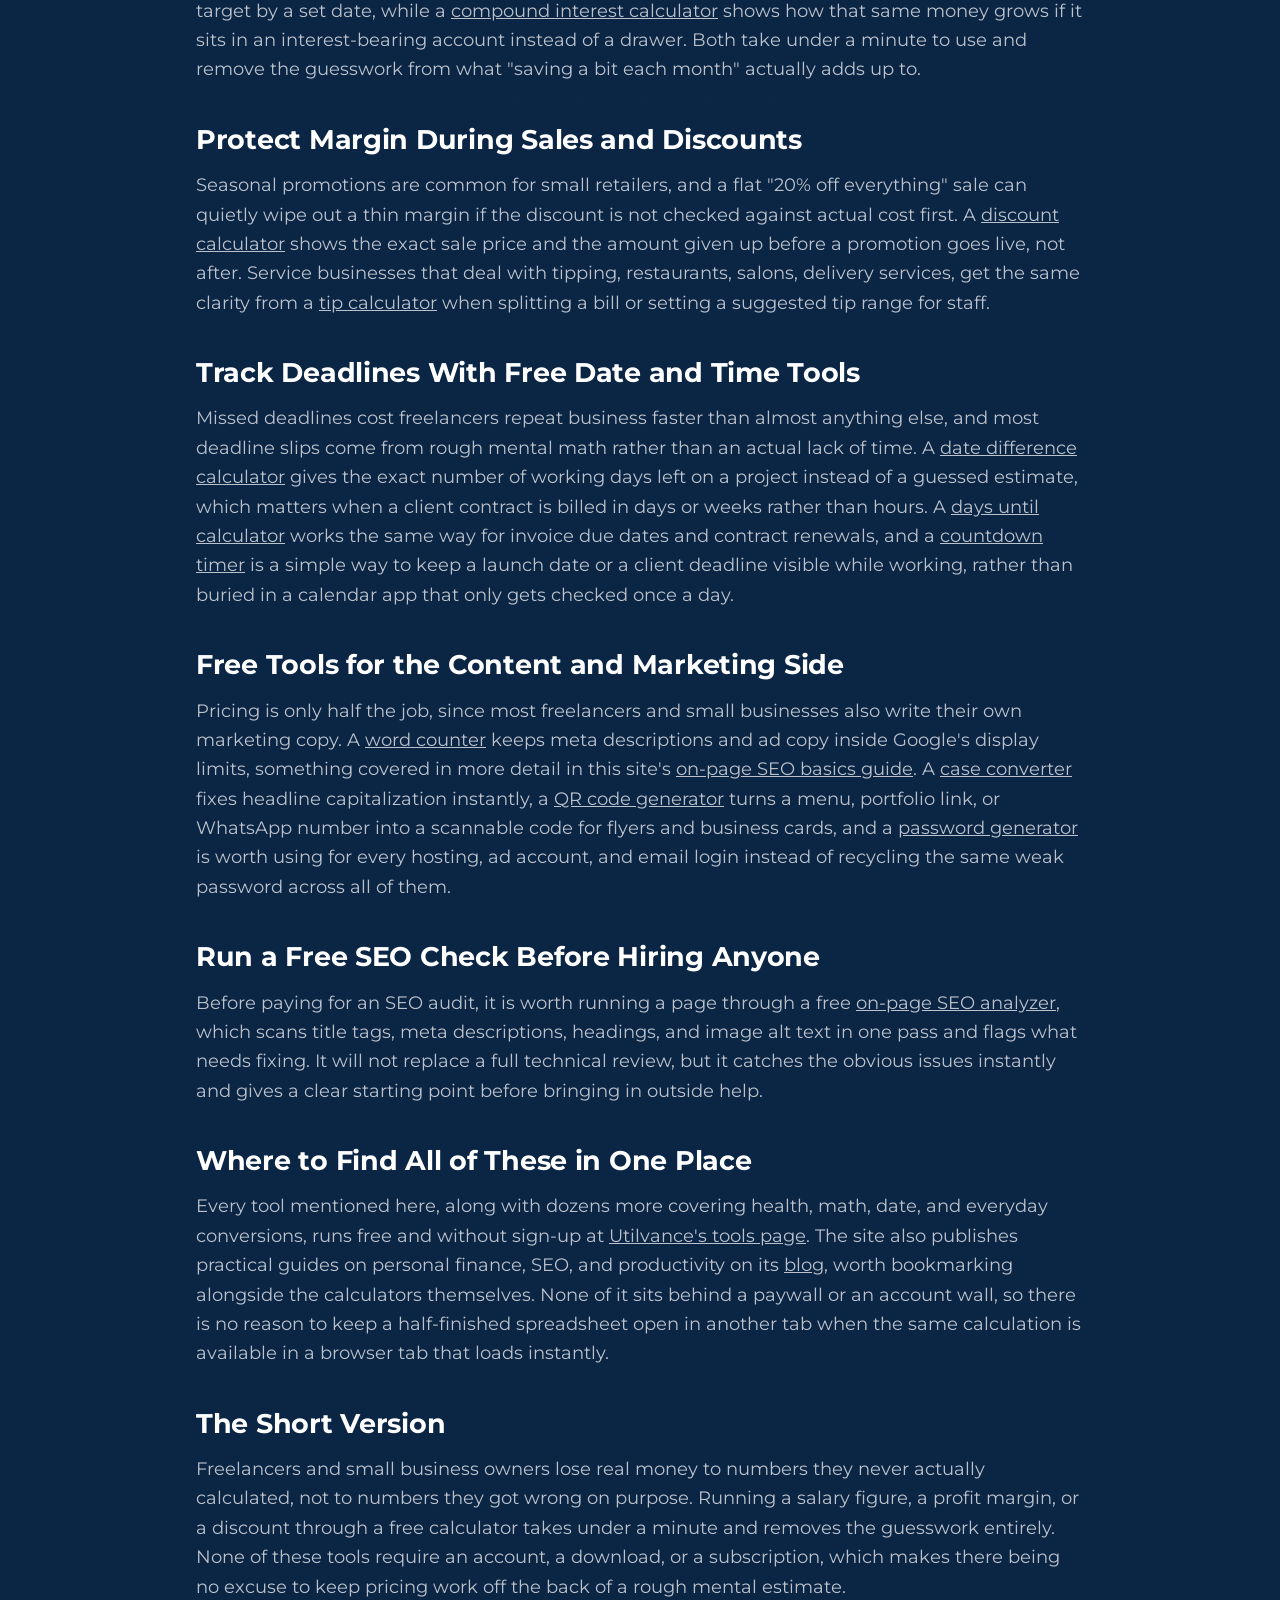
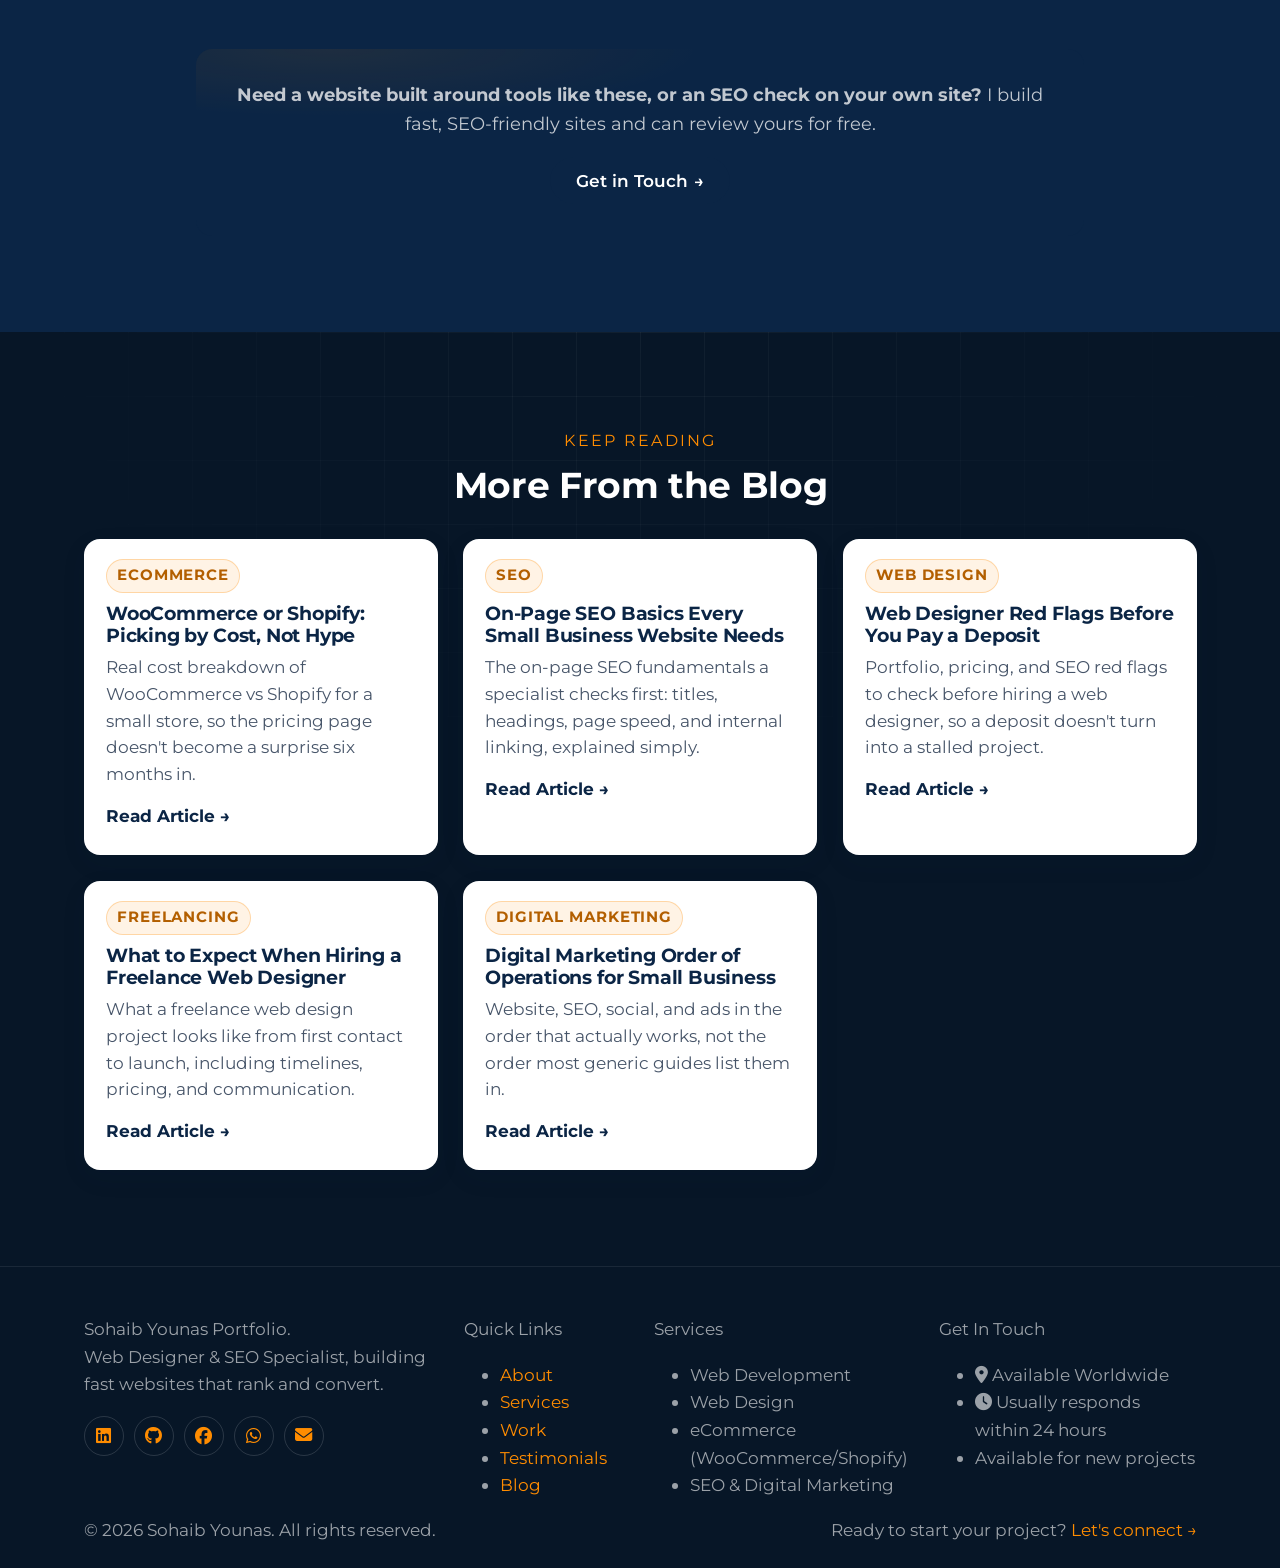
<file: blog/free-calculators-for-freelancers-pricing.html>
<!DOCTYPE html>
<html lang="en">
<head>
  <meta charset="UTF-8" />
  <meta name="viewport" content="width=device-width, initial-scale=1.0" />
  <title>Free Calculators That Help Freelancers Price Work Right</title>
  <link rel="icon" type="image/x-icon" href="../img/favicon.ico">
  <link rel="canonical" href="https://sohaibyounas076.github.io/portfolio/blog/free-calculators-for-freelancers-pricing.html" />
  <meta name="description" content="Most freelancers earn far less per hour than they think. These free calculators catch pricing and budgeting mistakes before they cost you money." />
  <meta name="author" content="Sohaib Younas">
  <meta name="robots" content="index, follow">
  <link rel="preconnect" href="https://fonts.googleapis.com">
  <link rel="preconnect" href="https://fonts.gstatic.com" crossorigin>
  <link rel="preconnect" href="https://cdn.jsdelivr.net">
  <link rel="preconnect" href="https://cdnjs.cloudflare.com">
  <meta property="og:type" content="article">
  <meta property="og:url" content="https://sohaibyounas076.github.io/portfolio/blog/free-calculators-for-freelancers-pricing.html">
  <meta property="og:title" content="Free Calculators That Help Freelancers Price Work Right">
  <meta property="og:description" content="Most freelancers earn far less per hour than they think. These free calculators catch pricing and budgeting mistakes before they cost you money.">
  <meta property="og:image" content="https://sohaibyounas076.github.io/portfolio/img/Socialmedia_banner.png">
  <meta property="og:image:width" content="1200">
  <meta property="og:image:height" content="630">
  <meta property="twitter:card" content="summary_large_image">
  <meta property="twitter:url" content="https://sohaibyounas076.github.io/portfolio/blog/free-calculators-for-freelancers-pricing.html">
  <meta property="twitter:title" content="Free Calculators That Help Freelancers Price Work Right">
  <meta property="twitter:description" content="Most freelancers earn far less per hour than they think. These free calculators catch pricing and budgeting mistakes before they cost you money.">
  <meta property="twitter:image" content="https://sohaibyounas076.github.io/portfolio/img/Socialmedia_banner.png">
  <meta name="theme-color" content="#071627">
  <meta name="format-detection" content="telephone=no">
  <link rel="sitemap" type="application/xml" title="Sitemap" href="../sitemap.xml">
  <link href="https://fonts.googleapis.com/css2?family=Montserrat:wght@400;500;600;700;800&display=swap" rel="stylesheet" />
  <link href="https://cdn.jsdelivr.net/npm/bootstrap@5.3.0/dist/css/bootstrap.min.css" rel="stylesheet" />
  <link href="https://cdnjs.cloudflare.com/ajax/libs/font-awesome/6.4.0/css/all.min.css" rel="stylesheet">
  <link rel="stylesheet" href="../style.css?v=12" />
  <script type="application/ld+json">
  {
    "@context": "https://schema.org",
    "@type": "Article",
    "headline": "Free Calculators That Help Freelancers Price Work Right",
    "description": "Most freelancers earn far less per hour than they think. These free calculators catch pricing and budgeting mistakes before they cost you money.",
    "author": { "@type": "Person", "name": "Sohaib Younas", "url": "https://sohaibyounas076.github.io/portfolio/" },
    "publisher": { "@type": "Person", "name": "Sohaib Younas" },
    "datePublished": "2026-09-10",
    "dateModified": "2026-09-10",
    "mainEntityOfPage": { "@type": "WebPage", "@id": "https://sohaibyounas076.github.io/portfolio/blog/free-calculators-for-freelancers-pricing.html" },
    "image": "https://sohaibyounas076.github.io/portfolio/img/Socialmedia_banner.png"
  }
  </script>
  <script type="application/ld+json">
  {
    "@context": "https://schema.org",
    "@type": "BreadcrumbList",
    "itemListElement": [
      { "@type": "ListItem", "position": 1, "name": "Home", "item": "https://sohaibyounas076.github.io/portfolio/" },
      { "@type": "ListItem", "position": 2, "name": "Blog", "item": "https://sohaibyounas076.github.io/portfolio/blog/" },
      { "@type": "ListItem", "position": 3, "name": "Free Calculators That Help Freelancers Price Work Right", "item": "https://sohaibyounas076.github.io/portfolio/blog/free-calculators-for-freelancers-pricing.html" }
    ]
  }
  </script>
  <!-- Google tag (gtag.js) -->
  <script async src="https://www.googletagmanager.com/gtag/js?id=G-2LFQFEBY4T"></script>
  <script>
    window.dataLayer = window.dataLayer || [];
    function gtag(){dataLayer.push(arguments);}
    gtag('js', new Date());
    gtag('config', 'G-2LFQFEBY4T');
  </script>
</head>
<body>
<div id="preloader" aria-hidden="true">
  <div class="preloader-mark">LOADING PORTFOLIO</div>
</div>
<div id="scroll-progress"></div>
<nav class="navbar navbar-expand-lg site-nav">
  <div class="container">
    <a class="navbar-brand" href="../index.html">Sohaib Younas Portfolio<span>.</span></a>
    <button class="navbar-toggler btn btn-light" type="button" data-bs-toggle="collapse" data-bs-target="#navbarNav" aria-label="Toggle navigation">
      <span class="navbar-toggler-icon"></span>
    </button>
    <div class="collapse navbar-collapse justify-content-end" id="navbarNav">
      <ul class="navbar-nav">
        <li class="nav-item"><a href="../index.html#about" class="nav-link">About</a></li>
        <li class="nav-item"><a href="../index.html#services" class="nav-link">Services</a></li>
        <li class="nav-item"><a href="../index.html#work" class="nav-link">Work</a></li>
        <li class="nav-item"><a href="../index.html#testimonials" class="nav-link">Testimonials</a></li>
        <li class="nav-item"><a href="index.html" class="nav-link active-link">Blog</a></li>
        <li class="nav-item"><a href="../index.html#contact" class="nav-link">Contact</a></li>
      </ul>
    </div>
  </div>
</nav>

<header class="section" style="padding-bottom: 20px;">
  <div class="container">
    <a href="index.html" class="back-to-blog reveal">&larr; Back to Blog</a>
    <span class="section-eyebrow reveal">Free Tools</span>
    <h1 class="about-heading reveal" style="text-align:center; max-width:70ch; margin:0 auto 14px;">Free Calculators That Help Freelancers Price Work Right</h1>
    <span class="article-meta reveal">9 min read &middot; Sohaib Younas</span>
  </div>
</header>

<section class="section section-alt">
  <div class="container">
    <div class="article-body about-copy reveal">
      <p>A large share of freelancers are working for less than they believe, once every hidden cost gets counted properly. Recent breakdowns of freelance income data put the gap between assumed and actual hourly earnings at 30% to 50%, which means someone who thinks they clear $50 an hour may really be closer to $25 once non-billable admin time, tax, and gaps between projects are factored in. The fix is not complicated. It just requires actually running the numbers instead of guessing them, and a handful of free calculators can do that math in seconds.</p>

<h2>Why Guessing Your Numbers Gets Expensive</h2>
<p>ZipRecruiter's 2026 freelance data puts the average US freelancer at roughly $99,230 a year, close to $47.71 an hour. That headline figure hides huge variation by skill and location, and it also hides a common trap: dividing a target income by total working hours instead of billable hours. A freelancer aiming for $75,000 take-home typically needs to charge $90 to $120 an hour once a healthy profit margin is built in, not the roughly $36 an hour a naive full-time-hours calculation produces. With the global freelance platform market projected to grow from around $7.65 billion in 2025 to over $16 billion by 2030, competition for the same client budgets is only getting tighter, which makes accurate pricing less optional every year.</p>

<h2>Start With a Salary Calculator</h2>
<p>Before accepting a client's offer of "$5,000 a month" or a project quoted as an annual figure, run it through a <a href="https://utilvance.com/tools/salary-calculator.php" target="_blank" rel="noopener">free salary calculator</a> to see the real hourly and weekly numbers. Converting between hourly, monthly, and annual pay takes seconds, and it stops a client's number from anchoring your decision before you have actually compared it to what you need to earn.</p>

<h2>Check Your Profit Margin, Not Just Your Revenue</h2>
<p>Around 46% of small firms with employees reported turning a profit in 2023, and most owners can name their revenue instantly but not their margin. A <a href="https://utilvance.com/tools/profit-margin-calculator.php" target="_blank" rel="noopener">profit margin calculator</a> takes cost and revenue and returns the percentage that actually matters, with 10% to 20% generally considered healthy for stability and growth. With 79% of small businesses expecting revenue growth in 2026, averaging around 7.9%, rising revenue without a margin check can still mean shrinking real profit if costs are climbing just as fast.</p>

<h2>Plan Reinvestment With Compound Interest and Savings Goal Tools</h2>
<p>Setting money aside for new equipment, inventory, or an ad budget works better with a number attached to it. A <a href="https://utilvance.com/tools/savings-goal-calculator.php" target="_blank" rel="noopener">savings goal calculator</a> shows exactly how much to put away monthly to hit a target by a set date, while a <a href="https://utilvance.com/tools/compound-interest-calculator.php" target="_blank" rel="noopener">compound interest calculator</a> shows how that same money grows if it sits in an interest-bearing account instead of a drawer. Both take under a minute to use and remove the guesswork from what "saving a bit each month" actually adds up to.</p>

<h2>Protect Margin During Sales and Discounts</h2>
<p>Seasonal promotions are common for small retailers, and a flat "20% off everything" sale can quietly wipe out a thin margin if the discount is not checked against actual cost first. A <a href="https://utilvance.com/tools/discount-calculator.php" target="_blank" rel="noopener">discount calculator</a> shows the exact sale price and the amount given up before a promotion goes live, not after. Service businesses that deal with tipping, restaurants, salons, delivery services, get the same clarity from a <a href="https://utilvance.com/tools/tip-calculator.php" target="_blank" rel="noopener">tip calculator</a> when splitting a bill or setting a suggested tip range for staff.</p>

<h2>Track Deadlines With Free Date and Time Tools</h2>
<p>Missed deadlines cost freelancers repeat business faster than almost anything else, and most deadline slips come from rough mental math rather than an actual lack of time. A <a href="https://utilvance.com/tools/date-difference-calculator.php" target="_blank" rel="noopener">date difference calculator</a> gives the exact number of working days left on a project instead of a guessed estimate, which matters when a client contract is billed in days or weeks rather than hours. A <a href="https://utilvance.com/tools/days-until-calculator.php" target="_blank" rel="noopener">days until calculator</a> works the same way for invoice due dates and contract renewals, and a <a href="https://utilvance.com/tools/countdown-timer.php" target="_blank" rel="noopener">countdown timer</a> is a simple way to keep a launch date or a client deadline visible while working, rather than buried in a calendar app that only gets checked once a day.</p>

<h2>Free Tools for the Content and Marketing Side</h2>
<p>Pricing is only half the job, since most freelancers and small businesses also write their own marketing copy. A <a href="https://utilvance.com/tools/word-counter.php" target="_blank" rel="noopener">word counter</a> keeps meta descriptions and ad copy inside Google's display limits, something covered in more detail in this site's <a href="on-page-seo-basics.html">on-page SEO basics guide</a>. A <a href="https://utilvance.com/tools/case-converter.php" target="_blank" rel="noopener">case converter</a> fixes headline capitalization instantly, a <a href="https://utilvance.com/tools/qr-code-generator.php" target="_blank" rel="noopener">QR code generator</a> turns a menu, portfolio link, or WhatsApp number into a scannable code for flyers and business cards, and a <a href="https://utilvance.com/tools/password-generator.php" target="_blank" rel="noopener">password generator</a> is worth using for every hosting, ad account, and email login instead of recycling the same weak password across all of them.</p>

<h2>Run a Free SEO Check Before Hiring Anyone</h2>
<p>Before paying for an SEO audit, it is worth running a page through a free <a href="https://utilvance.com/tools/seo-analyzer.php" target="_blank" rel="noopener">on-page SEO analyzer</a>, which scans title tags, meta descriptions, headings, and image alt text in one pass and flags what needs fixing. It will not replace a full technical review, but it catches the obvious issues instantly and gives a clear starting point before bringing in outside help.</p>

<h2>Where to Find All of These in One Place</h2>
<p>Every tool mentioned here, along with dozens more covering health, math, date, and everyday conversions, runs free and without sign-up at <a href="https://utilvance.com/tools/index.php" target="_blank" rel="noopener">Utilvance's tools page</a>. The site also publishes practical guides on personal finance, SEO, and productivity on its <a href="https://utilvance.com/blog/index.php" target="_blank" rel="noopener">blog</a>, worth bookmarking alongside the calculators themselves. None of it sits behind a paywall or an account wall, so there is no reason to keep a half-finished spreadsheet open in another tab when the same calculation is available in a browser tab that loads instantly.</p>

<h2>The Short Version</h2>
<p>Freelancers and small business owners lose real money to numbers they never actually calculated, not to numbers they got wrong on purpose. Running a salary figure, a profit margin, or a discount through a free calculator takes under a minute and removes the guesswork entirely. None of these tools require an account, a download, or a subscription, which makes there being no excuse to keep pricing work off the back of a rough mental estimate.</p>
    </div>

    <div class="article-cta reveal">
      <p><strong>Need a website built around tools like these, or an SEO check on your own site?</strong> I build fast, SEO-friendly sites and can review yours for free.</p>
      <a href="../index.html#contact" class="custom-btn">Get in Touch</a>
    </div>
  </div>
</section>

<section class="section">
  <div class="container">
    <div class="related-articles">
      <span class="section-eyebrow reveal">Keep Reading</span>
      <h2 class="section-heading reveal" style="font-size: clamp(1.5rem, 3vw, 2rem); margin-bottom: 32px;">More From the Blog</h2>
      <div class="work-case-grid">
      <div class="work-case reveal">
        <div class="work-case-body">
          <span class="work-case-tag">eCommerce</span>
          <h3>WooCommerce or Shopify: Picking by Cost, Not Hype</h3>
          <p>Real cost breakdown of WooCommerce vs Shopify for a small store, so the pricing page doesn't become a surprise six months in.</p>
          <a href="woocommerce-vs-shopify-small-business.html" class="work-case-link">Read Article &rarr;</a>
        </div>
      </div>
      <div class="work-case reveal">
        <div class="work-case-body">
          <span class="work-case-tag">SEO</span>
          <h3>On-Page SEO Basics Every Small Business Website Needs</h3>
          <p>The on-page SEO fundamentals a specialist checks first: titles, headings, page speed, and internal linking, explained simply.</p>
          <a href="on-page-seo-basics.html" class="work-case-link">Read Article &rarr;</a>
        </div>
      </div>
      <div class="work-case reveal">
        <div class="work-case-body">
          <span class="work-case-tag">Web Design</span>
          <h3>Web Designer Red Flags Before You Pay a Deposit</h3>
          <p>Portfolio, pricing, and SEO red flags to check before hiring a web designer, so a deposit doesn't turn into a stalled project.</p>
          <a href="how-to-choose-a-web-designer.html" class="work-case-link">Read Article &rarr;</a>
        </div>
      </div>
      <div class="work-case reveal">
        <div class="work-case-body">
          <span class="work-case-tag">Freelancing</span>
          <h3>What to Expect When Hiring a Freelance Web Designer</h3>
          <p>What a freelance web design project looks like from first contact to launch, including timelines, pricing, and communication.</p>
          <a href="hiring-a-freelance-web-designer.html" class="work-case-link">Read Article &rarr;</a>
        </div>
      </div>
      <div class="work-case reveal">
        <div class="work-case-body">
          <span class="work-case-tag">Digital Marketing</span>
          <h3>Digital Marketing Order of Operations for Small Business</h3>
          <p>Website, SEO, social, and ads in the order that actually works, not the order most generic guides list them in.</p>
          <a href="digital-marketing-for-small-business.html" class="work-case-link">Read Article &rarr;</a>
        </div>
      </div>
      </div>
    </div>
  </div>
</section>

<footer class="site-footer">
  <div class="container">
    <div class="row gy-4 footer-columns">
      <div class="col-md-4">
        <span class="footer-logo">Sohaib Younas Portfolio<span class="dot">.</span></span>
        <p>Web Designer &amp; SEO Specialist, building fast websites that rank and convert.</p>
        <div class="footer-social">
          <a href="https://www.linkedin.com/in/sohaibyounas076/" target="_blank" rel="noopener" aria-label="LinkedIn profile"><i class="fab fa-linkedin"></i></a>
          <a href="https://github.com/Sohaibyounas076" target="_blank" rel="noopener" aria-label="GitHub profile"><i class="fab fa-github"></i></a>
          <a href="https://www.facebook.com/sohaib.younas.3705" target="_blank" rel="noopener" aria-label="Facebook profile"><i class="fab fa-facebook"></i></a>
          <a href="https://wa.me/923082896824" target="_blank" rel="noopener" aria-label="WhatsApp"><i class="fab fa-whatsapp"></i></a>
          <a href="mailto:sohaibyounas077@gmail.com" aria-label="Email"><i class="fas fa-envelope"></i></a>
        </div>
      </div>
      <div class="col-6 col-md-2">
        <p class="footer-heading">Quick Links</p>
        <ul class="footer-links">
          <li><a href="../index.html#about">About</a></li>
          <li><a href="../index.html#services">Services</a></li>
          <li><a href="../index.html#work">Work</a></li>
          <li><a href="../index.html#testimonials">Testimonials</a></li>
          <li><a href="index.html">Blog</a></li>
        </ul>
      </div>
      <div class="col-6 col-md-3">
        <p class="footer-heading">Services</p>
        <ul class="footer-links">
          <li>Web Development</li>
          <li>Web Design</li>
          <li>eCommerce (WooCommerce/Shopify)</li>
          <li>SEO &amp; Digital Marketing</li>
        </ul>
      </div>
      <div class="col-md-3">
        <p class="footer-heading">Get In Touch</p>
        <ul class="footer-links">
          <li><i class="fas fa-location-dot"></i> Available Worldwide</li>
          <li><i class="fas fa-clock"></i> Usually responds within 24 hours</li>
          <li class="footer-status"><span class="status-dot"></span> Available for new projects</li>
        </ul>
      </div>
    </div>
    <div class="footer-bottom">
      <span>&copy; <span id="footer-year">2026</span> Sohaib Younas. All rights reserved.</span>
      <span>Ready to start your project? <a href="../index.html#contact">Let's connect &rarr;</a></span>
    </div>
  </div>
</footer>

<a href="https://wa.me/923082896824?text=Hi%20Sohaib%2C%20I%27d%20like%20to%20discuss%20a%20project." target="_blank" rel="noopener" class="sticky-whatsapp" aria-label="Chat on WhatsApp">
  <span class="sticky-whatsapp-badge">
    <span class="pulse-dot" aria-hidden="true"></span>
    Available for New Projects
  </span>
  <span class="sticky-whatsapp-icon"><i class="fab fa-whatsapp"></i></span>
</a>

<button id="back-to-top" type="button" aria-label="Back to top">
  <i class="fas fa-arrow-up"></i>
</button>

<script src="https://cdn.jsdelivr.net/npm/bootstrap@5.3.0/dist/js/bootstrap.bundle.min.js"></script>
<script src="../script.js?v=9"></script>
</body>
</html>
</file>
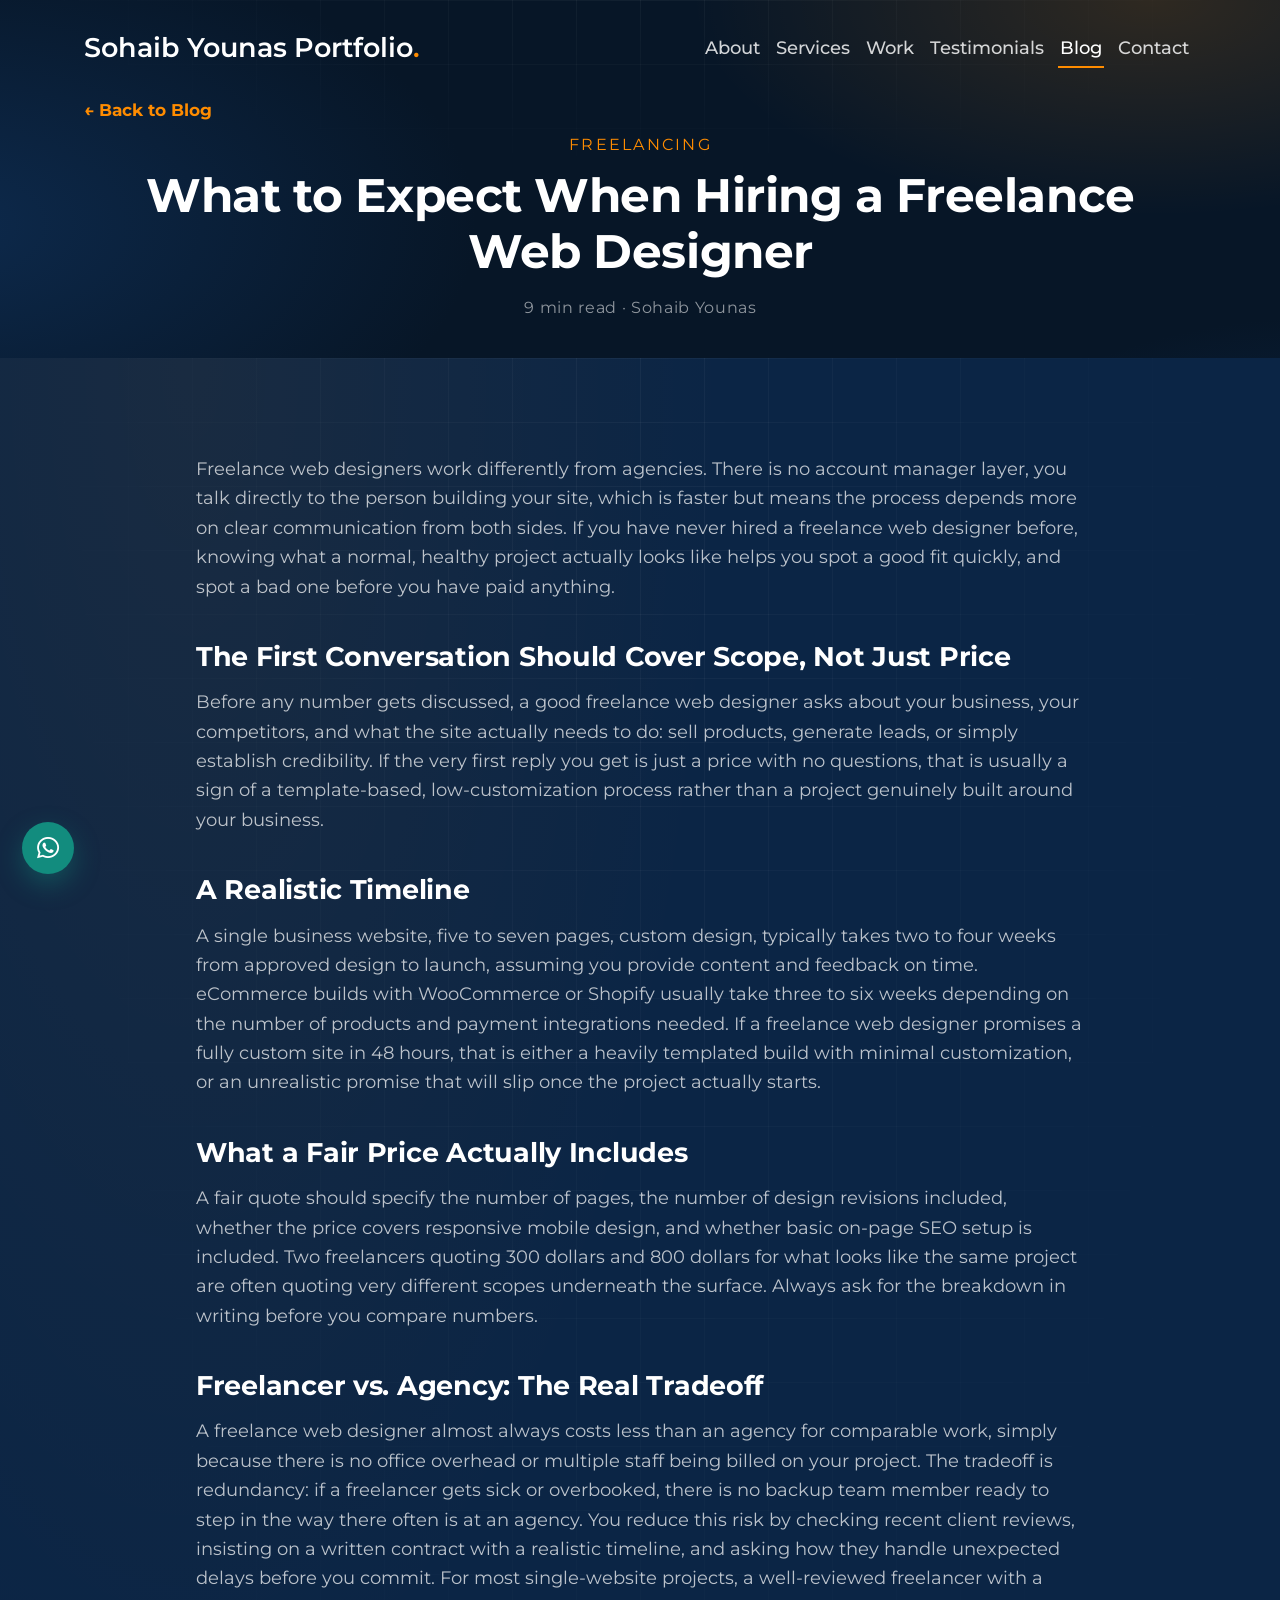
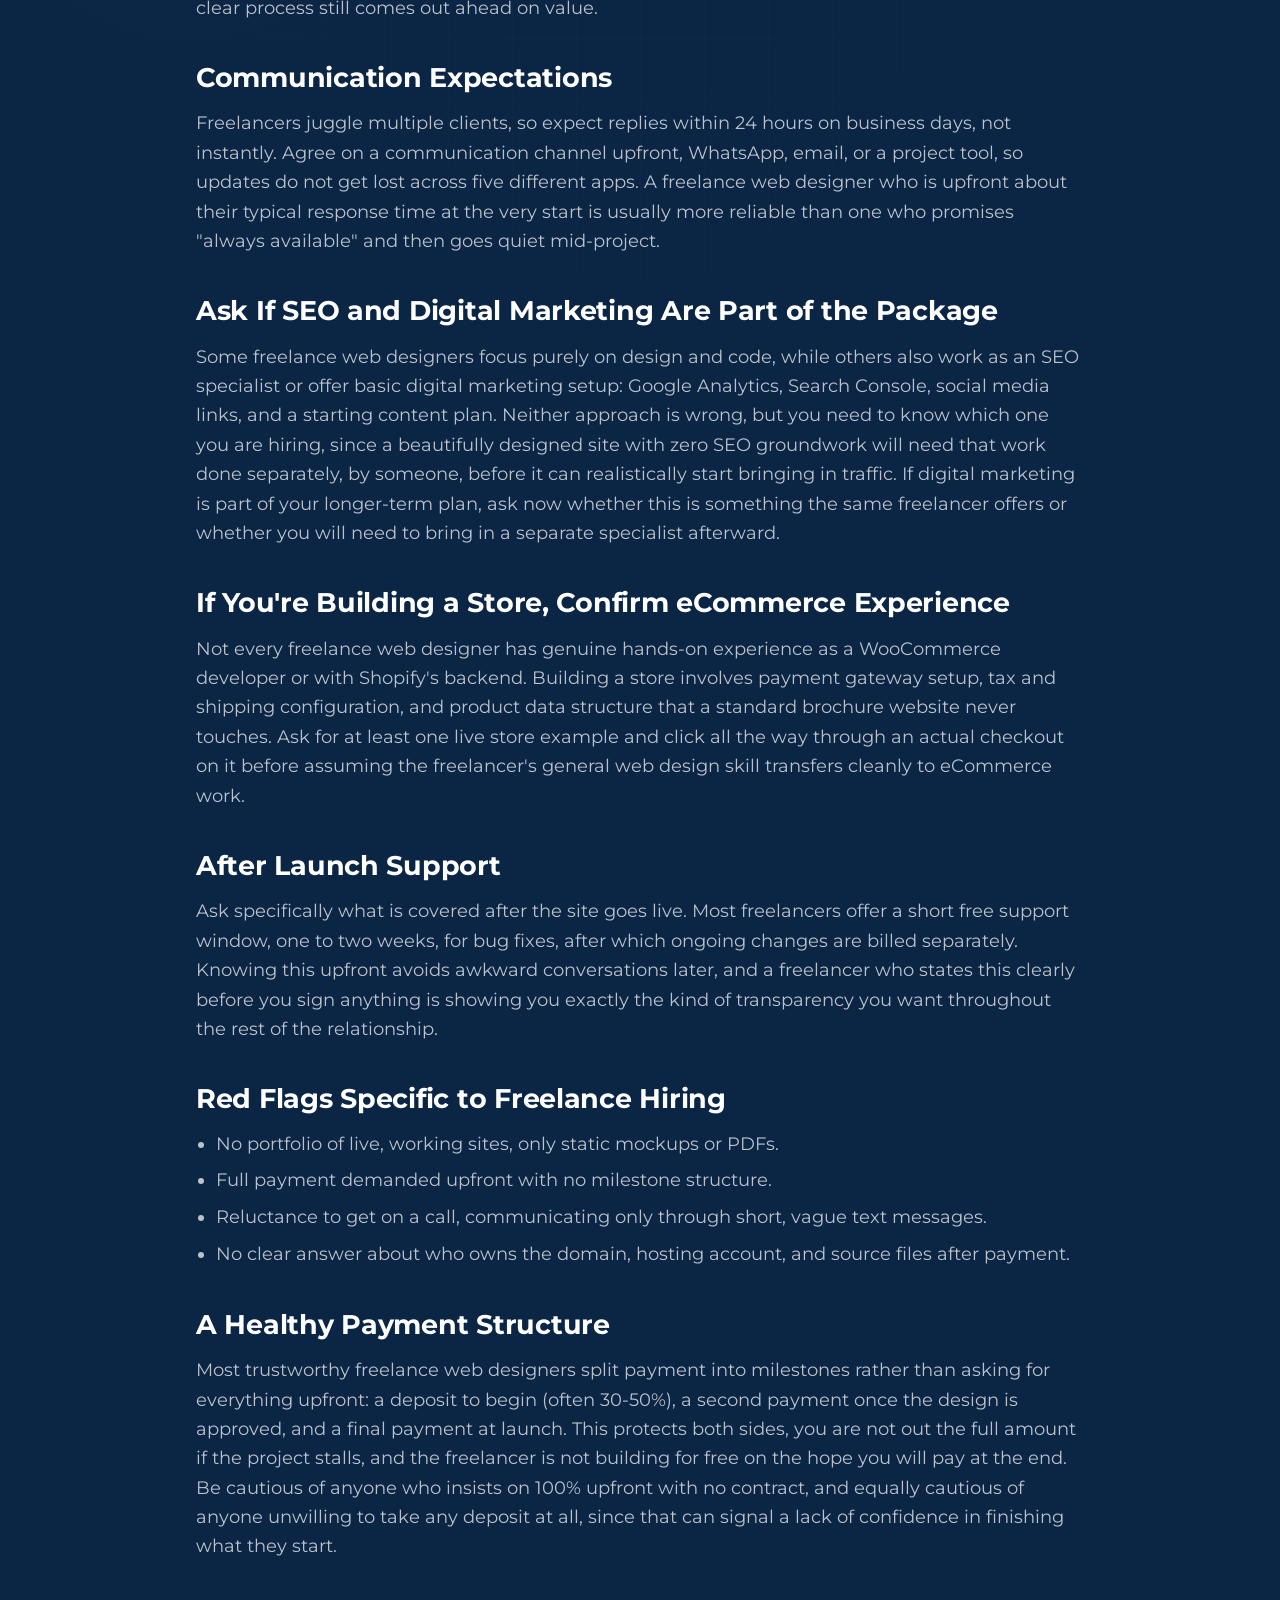
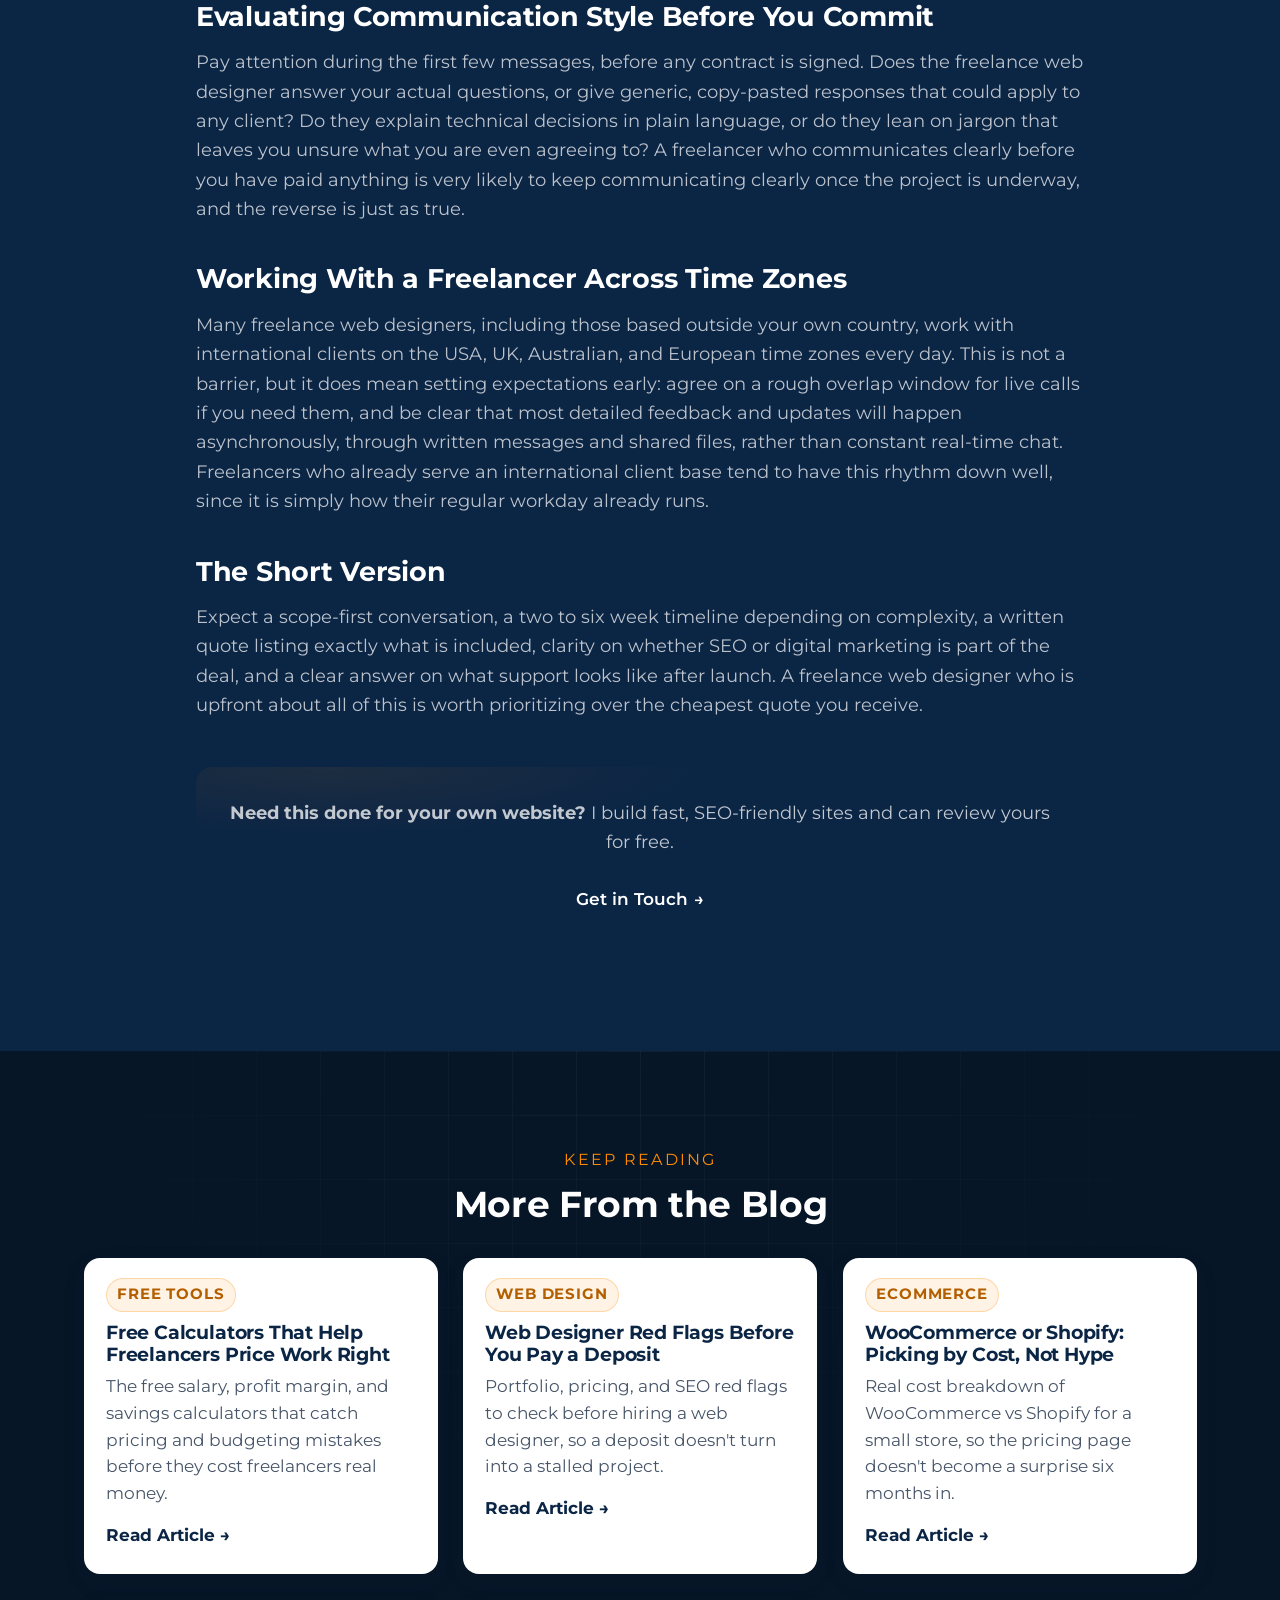
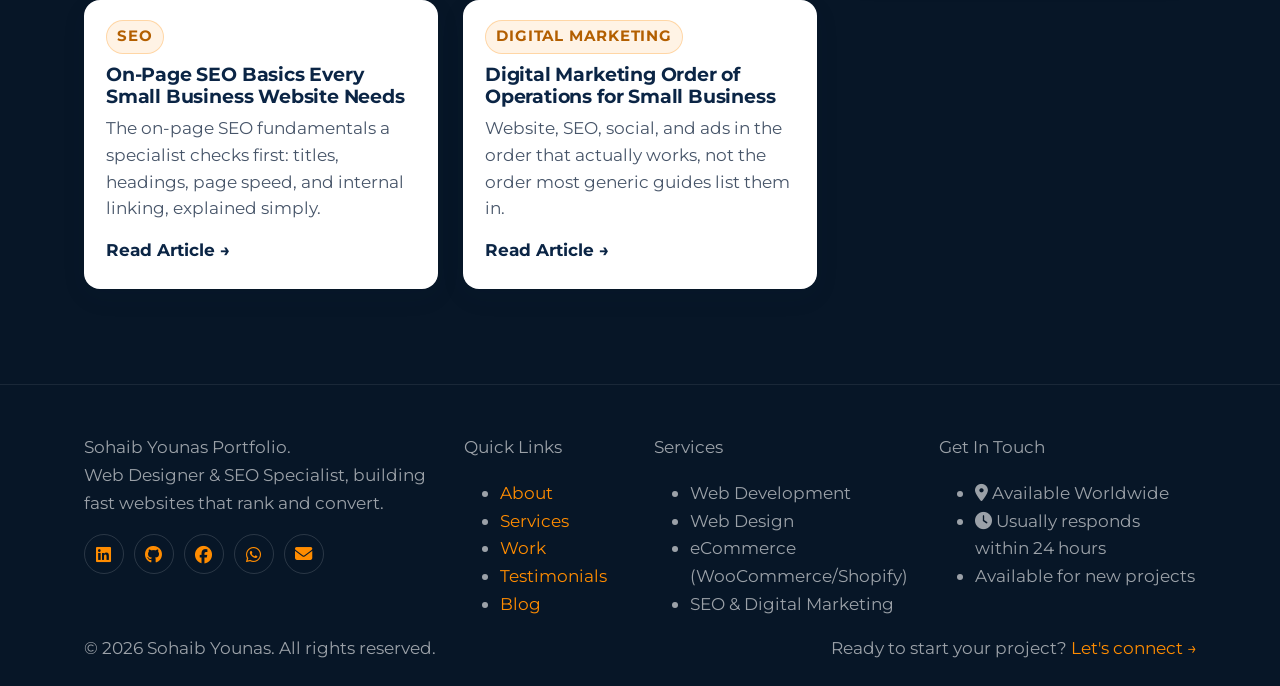
<file: blog/hiring-a-freelance-web-designer.html>
<!DOCTYPE html>
<html lang="en">
<head>
  <meta charset="UTF-8" />
  <meta name="viewport" content="width=device-width, initial-scale=1.0" />
  <title>What to Expect When Hiring a Freelance Web Designer | Sohaib Younas</title>
  <link rel="icon" type="image/x-icon" href="../img/favicon.ico">
  <link rel="canonical" href="https://sohaibyounas076.github.io/portfolio/blog/hiring-a-freelance-web-designer.html" />
  <meta name="description" content="What a freelance web design project looks like from first contact to launch, including timelines, pricing, and communication." />
  <meta name="author" content="Sohaib Younas">
  <meta name="robots" content="index, follow">
  <link rel="preconnect" href="https://fonts.googleapis.com">
  <link rel="preconnect" href="https://fonts.gstatic.com" crossorigin>
  <link rel="preconnect" href="https://cdn.jsdelivr.net">
  <link rel="preconnect" href="https://cdnjs.cloudflare.com">
  <meta property="og:type" content="article">
  <meta property="og:url" content="https://sohaibyounas076.github.io/portfolio/blog/hiring-a-freelance-web-designer.html">
  <meta property="og:title" content="What to Expect When Hiring a Freelance Web Designer | Sohaib Younas">
  <meta property="og:description" content="What a freelance web design project looks like from first contact to launch, including timelines, pricing, and communication.">
  <meta property="og:image" content="https://sohaibyounas076.github.io/portfolio/img/Socialmedia_banner.png">
  <meta property="og:image:width" content="1200">
  <meta property="og:image:height" content="630">
  <meta property="twitter:card" content="summary_large_image">
  <meta property="twitter:url" content="https://sohaibyounas076.github.io/portfolio/blog/hiring-a-freelance-web-designer.html">
  <meta property="twitter:title" content="What to Expect When Hiring a Freelance Web Designer | Sohaib Younas">
  <meta property="twitter:description" content="What a freelance web design project looks like from first contact to launch, including timelines, pricing, and communication.">
  <meta property="twitter:image" content="https://sohaibyounas076.github.io/portfolio/img/Socialmedia_banner.png">
  <meta name="theme-color" content="#071627">
  <meta name="format-detection" content="telephone=no">
  <link rel="sitemap" type="application/xml" title="Sitemap" href="../sitemap.xml">
  <link href="https://fonts.googleapis.com/css2?family=Montserrat:wght@400;500;600;700;800&display=swap" rel="stylesheet" />
  <link href="https://cdn.jsdelivr.net/npm/bootstrap@5.3.0/dist/css/bootstrap.min.css" rel="stylesheet" />
  <link href="https://cdnjs.cloudflare.com/ajax/libs/font-awesome/6.4.0/css/all.min.css" rel="stylesheet">
  <link rel="stylesheet" href="../style.css?v=12" />
  <script type="application/ld+json">
  {
    "@context": "https://schema.org",
    "@type": "Article",
    "headline": "What to Expect When Hiring a Freelance Web Designer",
    "description": "What a freelance web design project looks like from first contact to launch, including timelines, pricing, and communication.",
    "author": { "@type": "Person", "name": "Sohaib Younas", "url": "https://sohaibyounas076.github.io/portfolio/" },
    "publisher": { "@type": "Person", "name": "Sohaib Younas" },
    "datePublished": "2026-07-20",
    "dateModified": "2026-09-10",
    "mainEntityOfPage": { "@type": "WebPage", "@id": "https://sohaibyounas076.github.io/portfolio/blog/hiring-a-freelance-web-designer.html" },
    "image": "https://sohaibyounas076.github.io/portfolio/img/Socialmedia_banner.png"
  }
  </script>
  <script type="application/ld+json">
  {
    "@context": "https://schema.org",
    "@type": "BreadcrumbList",
    "itemListElement": [
      { "@type": "ListItem", "position": 1, "name": "Home", "item": "https://sohaibyounas076.github.io/portfolio/" },
      { "@type": "ListItem", "position": 2, "name": "Blog", "item": "https://sohaibyounas076.github.io/portfolio/blog/" },
      { "@type": "ListItem", "position": 3, "name": "What to Expect When Hiring a Freelance Web Designer", "item": "https://sohaibyounas076.github.io/portfolio/blog/hiring-a-freelance-web-designer.html" }
    ]
  }
  </script>
  <!-- Google tag (gtag.js) -->
  <script async src="https://www.googletagmanager.com/gtag/js?id=G-2LFQFEBY4T"></script>
  <script>
    window.dataLayer = window.dataLayer || [];
    function gtag(){dataLayer.push(arguments);}
    gtag('js', new Date());
    gtag('config', 'G-2LFQFEBY4T');
  </script>
</head>
<body>
<div id="preloader" aria-hidden="true">
  <div class="preloader-mark">LOADING PORTFOLIO</div>
</div>
<div id="scroll-progress"></div>
<nav class="navbar navbar-expand-lg site-nav">
  <div class="container">
    <a class="navbar-brand" href="../index.html">Sohaib Younas Portfolio<span>.</span></a>
    <button class="navbar-toggler btn btn-light" type="button" data-bs-toggle="collapse" data-bs-target="#navbarNav" aria-label="Toggle navigation">
      <span class="navbar-toggler-icon"></span>
    </button>
    <div class="collapse navbar-collapse justify-content-end" id="navbarNav">
      <ul class="navbar-nav">
        <li class="nav-item"><a href="../index.html#about" class="nav-link">About</a></li>
        <li class="nav-item"><a href="../index.html#services" class="nav-link">Services</a></li>
        <li class="nav-item"><a href="../index.html#work" class="nav-link">Work</a></li>
        <li class="nav-item"><a href="../index.html#testimonials" class="nav-link">Testimonials</a></li>
        <li class="nav-item"><a href="index.html" class="nav-link active-link">Blog</a></li>
        <li class="nav-item"><a href="../index.html#contact" class="nav-link">Contact</a></li>
      </ul>
    </div>
  </div>
</nav>

<header class="section" style="padding-bottom: 20px;">
  <div class="container">
    <a href="index.html" class="back-to-blog reveal">&larr; Back to Blog</a>
    <span class="section-eyebrow reveal">Freelancing</span>
    <h1 class="about-heading reveal" style="text-align:center; max-width:70ch; margin:0 auto 14px;">What to Expect When Hiring a Freelance Web Designer</h1>
    <span class="article-meta reveal">9 min read &middot; Sohaib Younas</span>
  </div>
</header>

<section class="section section-alt">
  <div class="container">
    <div class="article-body about-copy reveal">
      <p>Freelance web designers work differently from agencies. There is no account manager layer, you talk directly to the person building your site, which is faster but means the process depends more on clear communication from both sides. If you have never hired a freelance web designer before, knowing what a normal, healthy project actually looks like helps you spot a good fit quickly, and spot a bad one before you have paid anything.</p>

<h2>The First Conversation Should Cover Scope, Not Just Price</h2>
<p>Before any number gets discussed, a good freelance web designer asks about your business, your competitors, and what the site actually needs to do: sell products, generate leads, or simply establish credibility. If the very first reply you get is just a price with no questions, that is usually a sign of a template-based, low-customization process rather than a project genuinely built around your business.</p>

<h2>A Realistic Timeline</h2>
<p>A single business website, five to seven pages, custom design, typically takes two to four weeks from approved design to launch, assuming you provide content and feedback on time. eCommerce builds with WooCommerce or Shopify usually take three to six weeks depending on the number of products and payment integrations needed. If a freelance web designer promises a fully custom site in 48 hours, that is either a heavily templated build with minimal customization, or an unrealistic promise that will slip once the project actually starts.</p>

<h2>What a Fair Price Actually Includes</h2>
<p>A fair quote should specify the number of pages, the number of design revisions included, whether the price covers responsive mobile design, and whether basic on-page SEO setup is included. Two freelancers quoting 300 dollars and 800 dollars for what looks like the same project are often quoting very different scopes underneath the surface. Always ask for the breakdown in writing before you compare numbers.</p>

<h2>Freelancer vs. Agency: The Real Tradeoff</h2>
<p>A freelance web designer almost always costs less than an agency for comparable work, simply because there is no office overhead or multiple staff being billed on your project. The tradeoff is redundancy: if a freelancer gets sick or overbooked, there is no backup team member ready to step in the way there often is at an agency. You reduce this risk by checking recent client reviews, insisting on a written contract with a realistic timeline, and asking how they handle unexpected delays before you commit. For most single-website projects, a well-reviewed freelancer with a clear process still comes out ahead on value.</p>

<h2>Communication Expectations</h2>
<p>Freelancers juggle multiple clients, so expect replies within 24 hours on business days, not instantly. Agree on a communication channel upfront, WhatsApp, email, or a project tool, so updates do not get lost across five different apps. A freelance web designer who is upfront about their typical response time at the very start is usually more reliable than one who promises "always available" and then goes quiet mid-project.</p>

<h2>Ask If SEO and Digital Marketing Are Part of the Package</h2>
<p>Some freelance web designers focus purely on design and code, while others also work as an SEO specialist or offer basic digital marketing setup: Google Analytics, Search Console, social media links, and a starting content plan. Neither approach is wrong, but you need to know which one you are hiring, since a beautifully designed site with zero SEO groundwork will need that work done separately, by someone, before it can realistically start bringing in traffic. If digital marketing is part of your longer-term plan, ask now whether this is something the same freelancer offers or whether you will need to bring in a separate specialist afterward.</p>

<h2>If You're Building a Store, Confirm eCommerce Experience</h2>
<p>Not every freelance web designer has genuine hands-on experience as a WooCommerce developer or with Shopify's backend. Building a store involves payment gateway setup, tax and shipping configuration, and product data structure that a standard brochure website never touches. Ask for at least one live store example and click all the way through an actual checkout on it before assuming the freelancer's general web design skill transfers cleanly to eCommerce work.</p>

<h2>After Launch Support</h2>
<p>Ask specifically what is covered after the site goes live. Most freelancers offer a short free support window, one to two weeks, for bug fixes, after which ongoing changes are billed separately. Knowing this upfront avoids awkward conversations later, and a freelancer who states this clearly before you sign anything is showing you exactly the kind of transparency you want throughout the rest of the relationship.</p>

<h2>Red Flags Specific to Freelance Hiring</h2>
<ul>
<li>No portfolio of live, working sites, only static mockups or PDFs.</li>
<li>Full payment demanded upfront with no milestone structure.</li>
<li>Reluctance to get on a call, communicating only through short, vague text messages.</li>
<li>No clear answer about who owns the domain, hosting account, and source files after payment.</li>
</ul>

<h2>A Healthy Payment Structure</h2>
<p>Most trustworthy freelance web designers split payment into milestones rather than asking for everything upfront: a deposit to begin (often 30-50%), a second payment once the design is approved, and a final payment at launch. This protects both sides, you are not out the full amount if the project stalls, and the freelancer is not building for free on the hope you will pay at the end. Be cautious of anyone who insists on 100% upfront with no contract, and equally cautious of anyone unwilling to take any deposit at all, since that can signal a lack of confidence in finishing what they start.</p>

<h2>Evaluating Communication Style Before You Commit</h2>
<p>Pay attention during the first few messages, before any contract is signed. Does the freelance web designer answer your actual questions, or give generic, copy-pasted responses that could apply to any client? Do they explain technical decisions in plain language, or do they lean on jargon that leaves you unsure what you are even agreeing to? A freelancer who communicates clearly before you have paid anything is very likely to keep communicating clearly once the project is underway, and the reverse is just as true.</p>

<h2>Working With a Freelancer Across Time Zones</h2>
<p>Many freelance web designers, including those based outside your own country, work with international clients on the USA, UK, Australian, and European time zones every day. This is not a barrier, but it does mean setting expectations early: agree on a rough overlap window for live calls if you need them, and be clear that most detailed feedback and updates will happen asynchronously, through written messages and shared files, rather than constant real-time chat. Freelancers who already serve an international client base tend to have this rhythm down well, since it is simply how their regular workday already runs.</p>

<h2>The Short Version</h2>
<p>Expect a scope-first conversation, a two to six week timeline depending on complexity, a written quote listing exactly what is included, clarity on whether SEO or digital marketing is part of the deal, and a clear answer on what support looks like after launch. A freelance web designer who is upfront about all of this is worth prioritizing over the cheapest quote you receive.</p>
    </div>

    <div class="article-cta reveal">
      <p><strong>Need this done for your own website?</strong> I build fast, SEO-friendly sites and can review yours for free.</p>
      <a href="../index.html#contact" class="custom-btn">Get in Touch</a>
    </div>
  </div>
</section>

<section class="section">
  <div class="container">
    <div class="related-articles">
      <span class="section-eyebrow reveal">Keep Reading</span>
      <h2 class="section-heading reveal" style="font-size: clamp(1.5rem, 3vw, 2rem); margin-bottom: 32px;">More From the Blog</h2>
      <div class="work-case-grid">
      <div class="work-case reveal">
        <div class="work-case-body">
          <span class="work-case-tag">Free Tools</span>
          <h3>Free Calculators That Help Freelancers Price Work Right</h3>
          <p>The free salary, profit margin, and savings calculators that catch pricing and budgeting mistakes before they cost freelancers real money.</p>
          <a href="free-calculators-for-freelancers-pricing.html" class="work-case-link">Read Article &rarr;</a>
        </div>
      </div>
      <div class="work-case reveal">
        <div class="work-case-body">
          <span class="work-case-tag">Web Design</span>
          <h3>Web Designer Red Flags Before You Pay a Deposit</h3>
          <p>Portfolio, pricing, and SEO red flags to check before hiring a web designer, so a deposit doesn't turn into a stalled project.</p>
          <a href="how-to-choose-a-web-designer.html" class="work-case-link">Read Article &rarr;</a>
        </div>
      </div>
      <div class="work-case reveal">
        <div class="work-case-body">
          <span class="work-case-tag">eCommerce</span>
          <h3>WooCommerce or Shopify: Picking by Cost, Not Hype</h3>
          <p>Real cost breakdown of WooCommerce vs Shopify for a small store, so the pricing page doesn't become a surprise six months in.</p>
          <a href="woocommerce-vs-shopify-small-business.html" class="work-case-link">Read Article &rarr;</a>
        </div>
      </div>
      <div class="work-case reveal">
        <div class="work-case-body">
          <span class="work-case-tag">SEO</span>
          <h3>On-Page SEO Basics Every Small Business Website Needs</h3>
          <p>The on-page SEO fundamentals a specialist checks first: titles, headings, page speed, and internal linking, explained simply.</p>
          <a href="on-page-seo-basics.html" class="work-case-link">Read Article &rarr;</a>
        </div>
      </div>
      <div class="work-case reveal">
        <div class="work-case-body">
          <span class="work-case-tag">Digital Marketing</span>
          <h3>Digital Marketing Order of Operations for Small Business</h3>
          <p>Website, SEO, social, and ads in the order that actually works, not the order most generic guides list them in.</p>
          <a href="digital-marketing-for-small-business.html" class="work-case-link">Read Article &rarr;</a>
        </div>
      </div>
      </div>
    </div>
  </div>
</section>

<footer class="site-footer">
  <div class="container">
    <div class="row gy-4 footer-columns">
      <div class="col-md-4">
        <span class="footer-logo">Sohaib Younas Portfolio<span class="dot">.</span></span>
        <p>Web Designer &amp; SEO Specialist, building fast websites that rank and convert.</p>
        <div class="footer-social">
          <a href="https://www.linkedin.com/in/sohaibyounas076/" target="_blank" rel="noopener" aria-label="LinkedIn profile"><i class="fab fa-linkedin"></i></a>
          <a href="https://github.com/Sohaibyounas076" target="_blank" rel="noopener" aria-label="GitHub profile"><i class="fab fa-github"></i></a>
          <a href="https://www.facebook.com/sohaib.younas.3705" target="_blank" rel="noopener" aria-label="Facebook profile"><i class="fab fa-facebook"></i></a>
          <a href="https://wa.me/923082896824" target="_blank" rel="noopener" aria-label="WhatsApp"><i class="fab fa-whatsapp"></i></a>
          <a href="mailto:sohaibyounas077@gmail.com" aria-label="Email"><i class="fas fa-envelope"></i></a>
        </div>
      </div>
      <div class="col-6 col-md-2">
        <p class="footer-heading">Quick Links</p>
        <ul class="footer-links">
          <li><a href="../index.html#about">About</a></li>
          <li><a href="../index.html#services">Services</a></li>
          <li><a href="../index.html#work">Work</a></li>
          <li><a href="../index.html#testimonials">Testimonials</a></li>
          <li><a href="index.html">Blog</a></li>
        </ul>
      </div>
      <div class="col-6 col-md-3">
        <p class="footer-heading">Services</p>
        <ul class="footer-links">
          <li>Web Development</li>
          <li>Web Design</li>
          <li>eCommerce (WooCommerce/Shopify)</li>
          <li>SEO &amp; Digital Marketing</li>
        </ul>
      </div>
      <div class="col-md-3">
        <p class="footer-heading">Get In Touch</p>
        <ul class="footer-links">
          <li><i class="fas fa-location-dot"></i> Available Worldwide</li>
          <li><i class="fas fa-clock"></i> Usually responds within 24 hours</li>
          <li class="footer-status"><span class="status-dot"></span> Available for new projects</li>
        </ul>
      </div>
    </div>
    <div class="footer-bottom">
      <span>&copy; <span id="footer-year">2026</span> Sohaib Younas. All rights reserved.</span>
      <span>Ready to start your project? <a href="../index.html#contact">Let's connect &rarr;</a></span>
    </div>
  </div>
</footer>

<a href="https://wa.me/923082896824?text=Hi%20Sohaib%2C%20I%27d%20like%20to%20discuss%20a%20project." target="_blank" rel="noopener" class="sticky-whatsapp" aria-label="Chat on WhatsApp">
  <span class="sticky-whatsapp-badge">
    <span class="pulse-dot" aria-hidden="true"></span>
    Available for New Projects
  </span>
  <span class="sticky-whatsapp-icon"><i class="fab fa-whatsapp"></i></span>
</a>

<button id="back-to-top" type="button" aria-label="Back to top">
  <i class="fas fa-arrow-up"></i>
</button>

<script src="https://cdn.jsdelivr.net/npm/bootstrap@5.3.0/dist/js/bootstrap.bundle.min.js"></script>
<script src="../script.js?v=9"></script>
</body>
</html>
</file>
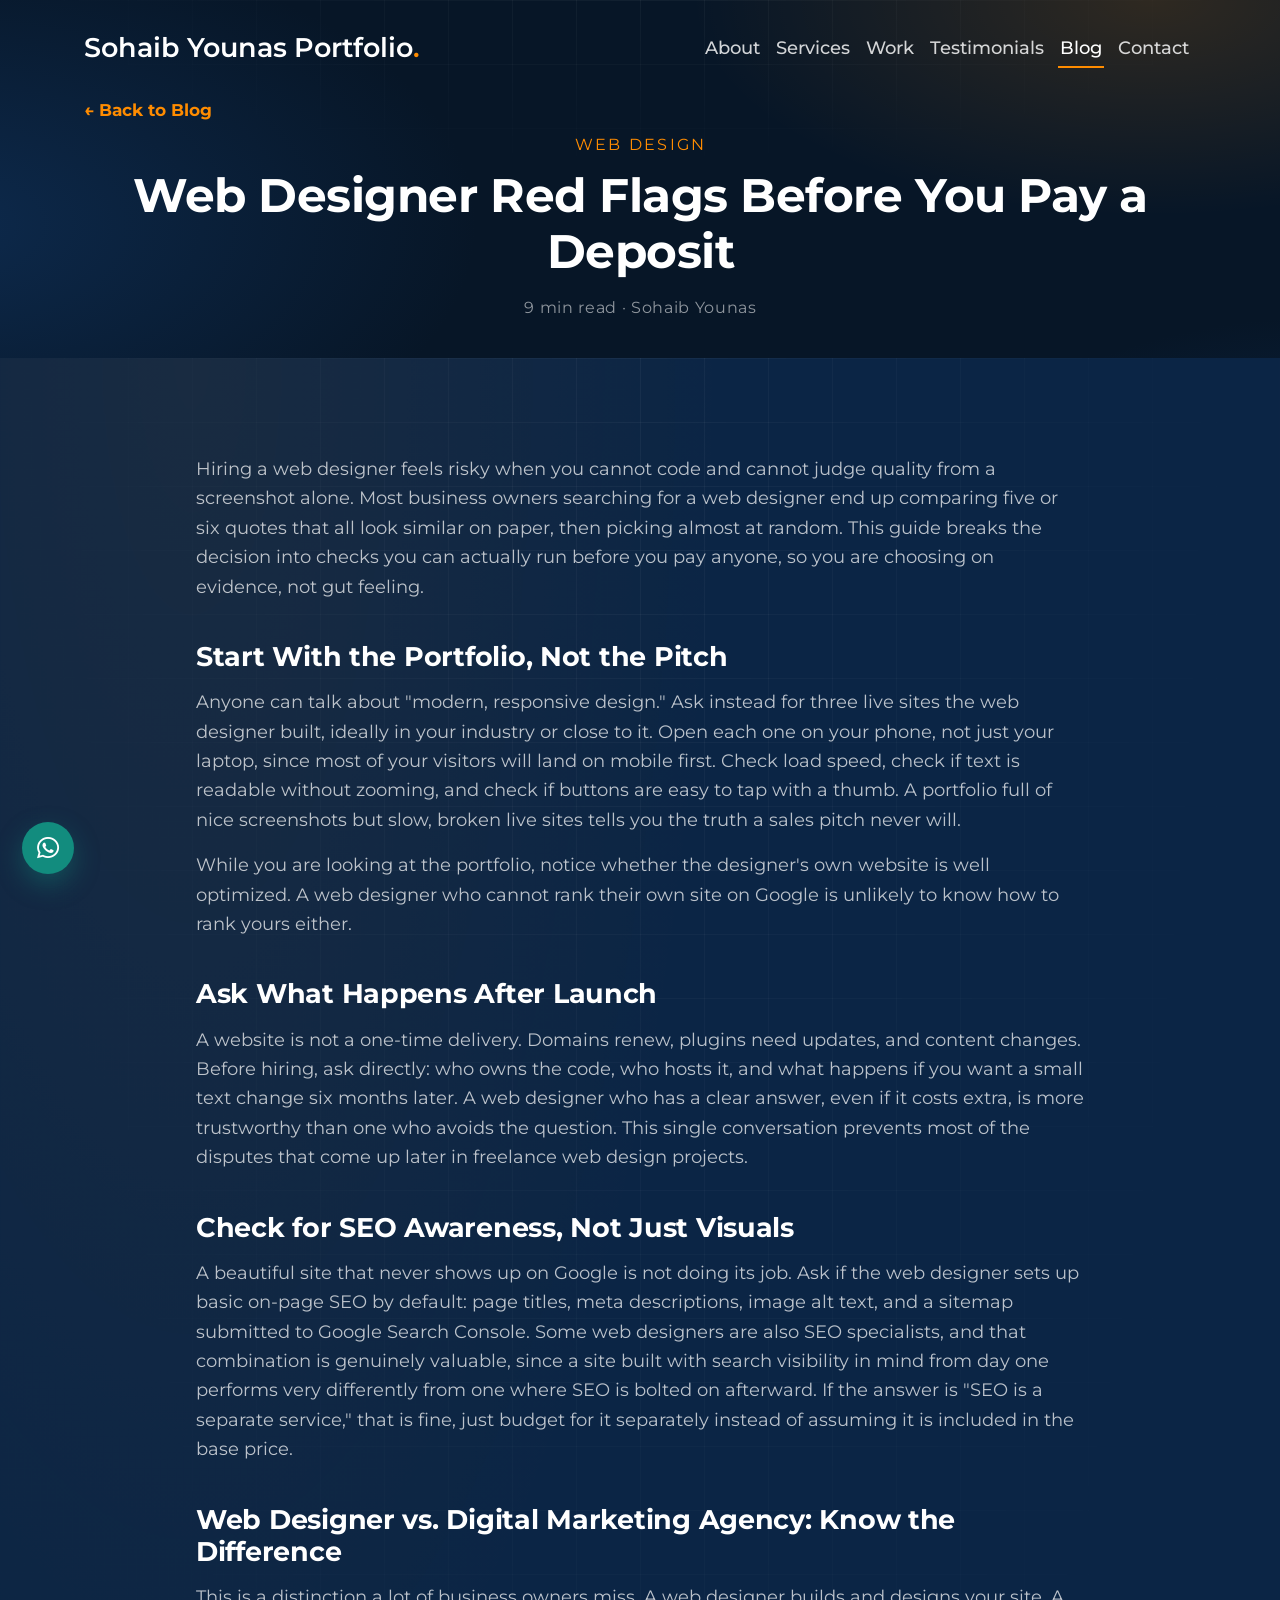
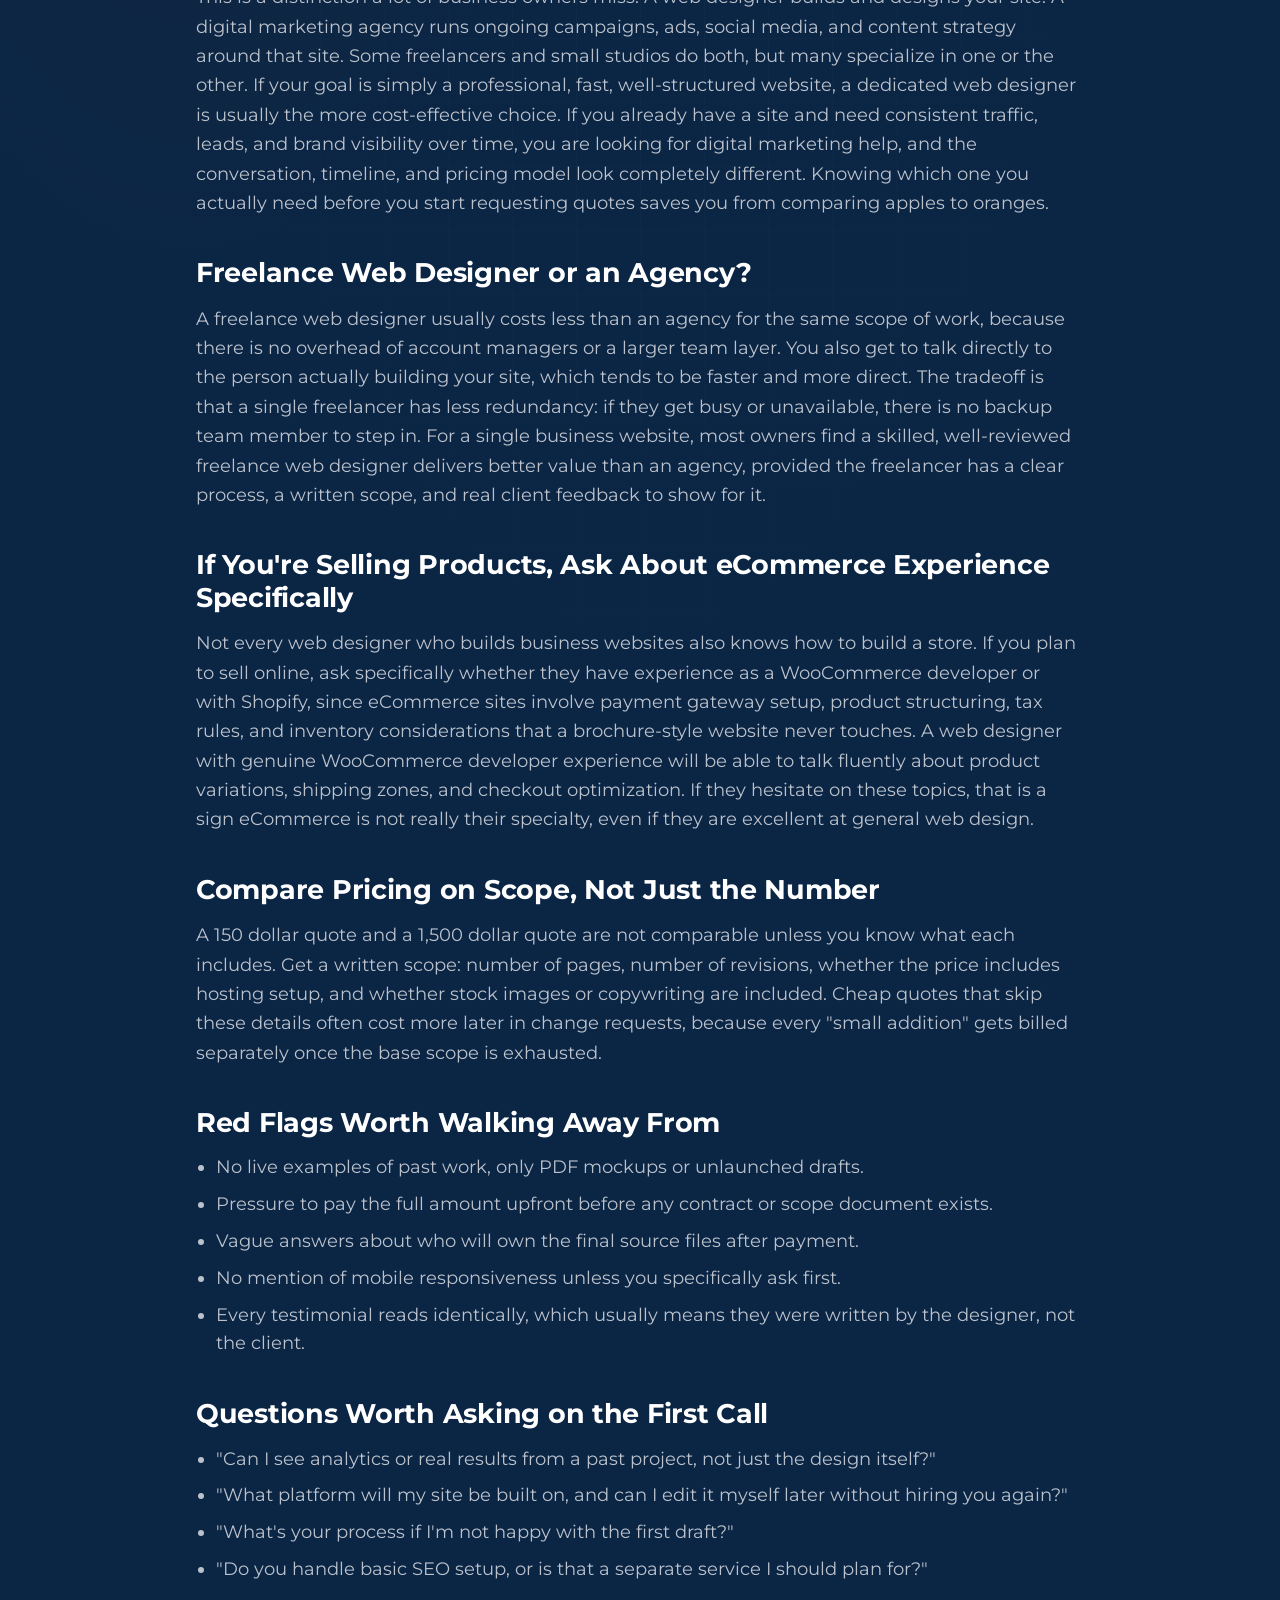
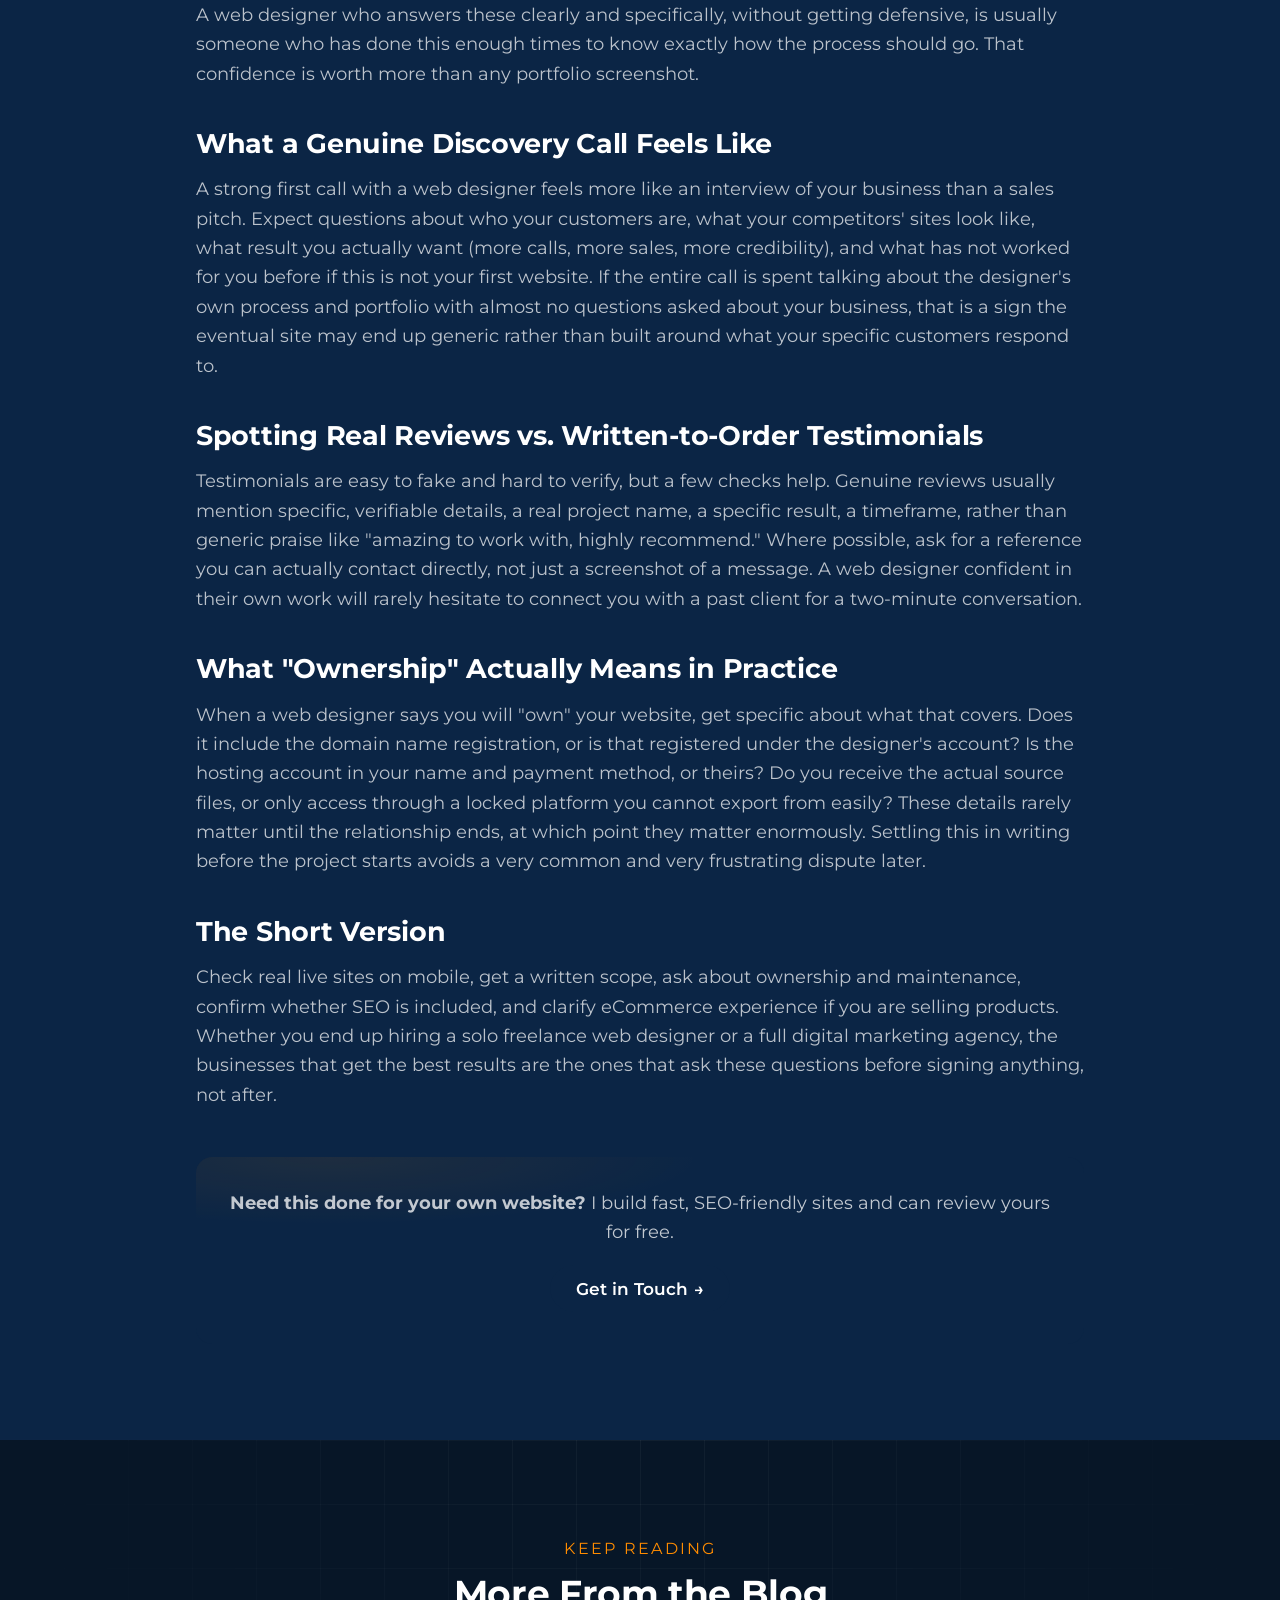
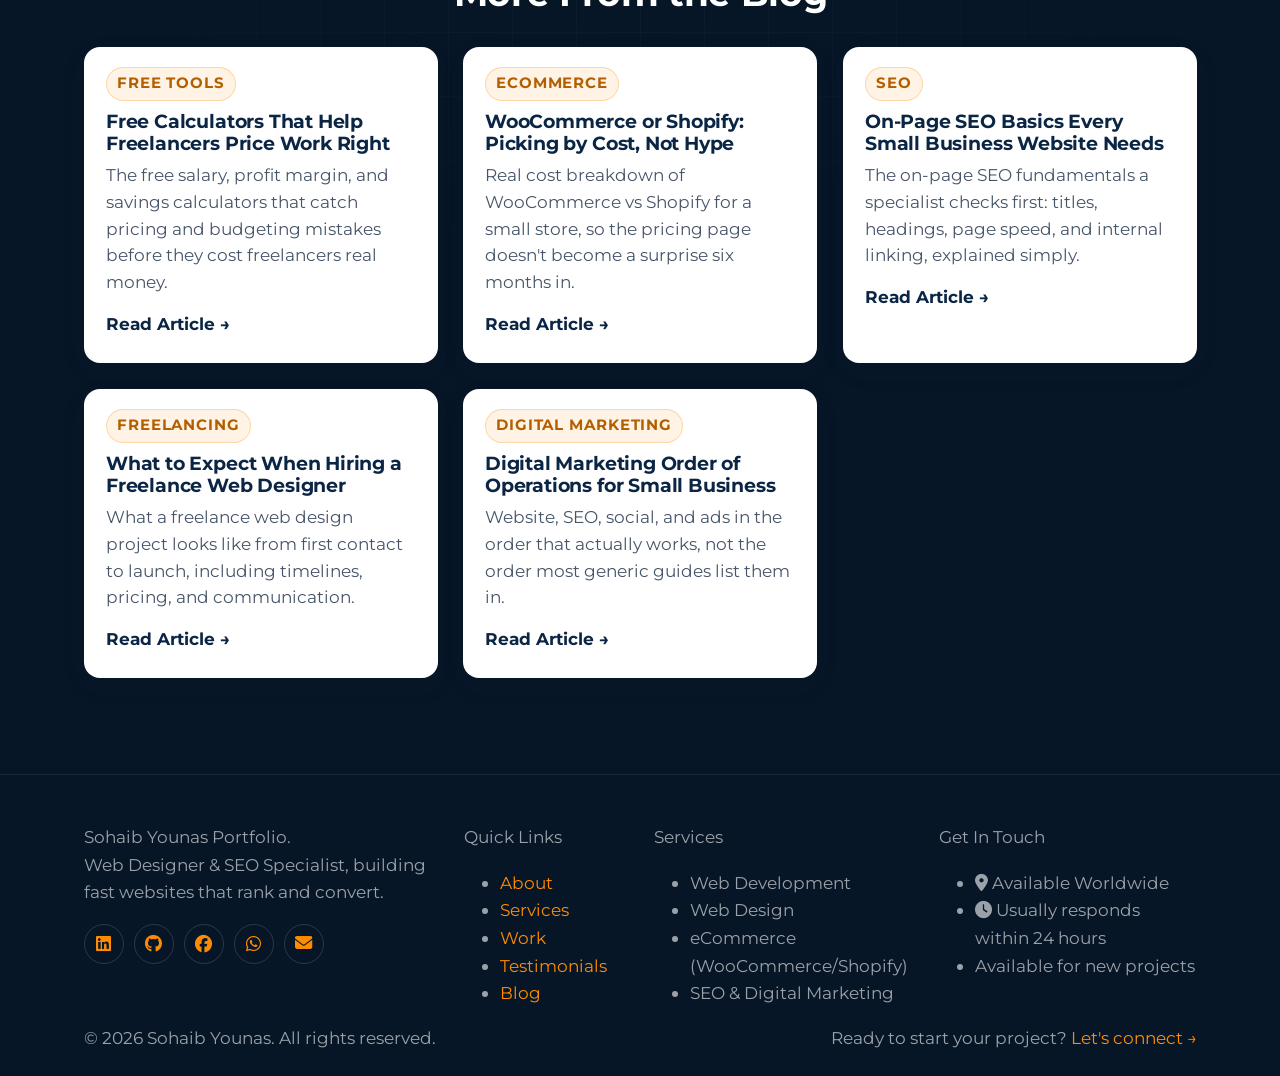
<file: blog/how-to-choose-a-web-designer.html>
<!DOCTYPE html>
<html lang="en">
<head>
  <meta charset="UTF-8" />
  <meta name="viewport" content="width=device-width, initial-scale=1.0" />
  <title>Web Designer Red Flags Before You Pay a Deposit | Sohaib Younas</title>
  <link rel="icon" type="image/x-icon" href="../img/favicon.ico">
  <link rel="canonical" href="https://sohaibyounas076.github.io/portfolio/blog/how-to-choose-a-web-designer.html" />
  <meta name="description" content="Portfolio, pricing, and SEO red flags to check before hiring a web designer, so a deposit doesn't turn into a stalled project." />
  <meta name="author" content="Sohaib Younas">
  <meta name="robots" content="index, follow">
  <link rel="preconnect" href="https://fonts.googleapis.com">
  <link rel="preconnect" href="https://fonts.gstatic.com" crossorigin>
  <link rel="preconnect" href="https://cdn.jsdelivr.net">
  <link rel="preconnect" href="https://cdnjs.cloudflare.com">
  <meta property="og:type" content="article">
  <meta property="og:url" content="https://sohaibyounas076.github.io/portfolio/blog/how-to-choose-a-web-designer.html">
  <meta property="og:title" content="Web Designer Red Flags Before You Pay a Deposit | Sohaib Younas">
  <meta property="og:description" content="Portfolio, pricing, and SEO red flags to check before hiring a web designer, so a deposit doesn't turn into a stalled project.">
  <meta property="og:image" content="https://sohaibyounas076.github.io/portfolio/img/Socialmedia_banner.png">
  <meta property="og:image:width" content="1200">
  <meta property="og:image:height" content="630">
  <meta property="twitter:card" content="summary_large_image">
  <meta property="twitter:url" content="https://sohaibyounas076.github.io/portfolio/blog/how-to-choose-a-web-designer.html">
  <meta property="twitter:title" content="Web Designer Red Flags Before You Pay a Deposit | Sohaib Younas">
  <meta property="twitter:description" content="Portfolio, pricing, and SEO red flags to check before hiring a web designer, so a deposit doesn't turn into a stalled project.">
  <meta property="twitter:image" content="https://sohaibyounas076.github.io/portfolio/img/Socialmedia_banner.png">
  <meta name="theme-color" content="#071627">
  <meta name="format-detection" content="telephone=no">
  <link rel="sitemap" type="application/xml" title="Sitemap" href="../sitemap.xml">
  <link href="https://fonts.googleapis.com/css2?family=Montserrat:wght@400;500;600;700;800&display=swap" rel="stylesheet" />
  <link href="https://cdn.jsdelivr.net/npm/bootstrap@5.3.0/dist/css/bootstrap.min.css" rel="stylesheet" />
  <link href="https://cdnjs.cloudflare.com/ajax/libs/font-awesome/6.4.0/css/all.min.css" rel="stylesheet">
  <link rel="stylesheet" href="../style.css?v=12" />
  <script type="application/ld+json">
  {
    "@context": "https://schema.org",
    "@type": "Article",
    "headline": "Web Designer Red Flags Before You Pay a Deposit",
    "description": "Portfolio, pricing, and SEO red flags to check before hiring a web designer, so a deposit doesn't turn into a stalled project.",
    "author": { "@type": "Person", "name": "Sohaib Younas", "url": "https://sohaibyounas076.github.io/portfolio/" },
    "publisher": { "@type": "Person", "name": "Sohaib Younas" },
    "datePublished": "2026-07-26",
    "dateModified": "2026-09-10",
    "mainEntityOfPage": { "@type": "WebPage", "@id": "https://sohaibyounas076.github.io/portfolio/blog/how-to-choose-a-web-designer.html" },
    "image": "https://sohaibyounas076.github.io/portfolio/img/Socialmedia_banner.png"
  }
  </script>
  <script type="application/ld+json">
  {
    "@context": "https://schema.org",
    "@type": "BreadcrumbList",
    "itemListElement": [
      { "@type": "ListItem", "position": 1, "name": "Home", "item": "https://sohaibyounas076.github.io/portfolio/" },
      { "@type": "ListItem", "position": 2, "name": "Blog", "item": "https://sohaibyounas076.github.io/portfolio/blog/" },
      { "@type": "ListItem", "position": 3, "name": "Web Designer Red Flags Before You Pay a Deposit", "item": "https://sohaibyounas076.github.io/portfolio/blog/how-to-choose-a-web-designer.html" }
    ]
  }
  </script>
  <!-- Google tag (gtag.js) -->
  <script async src="https://www.googletagmanager.com/gtag/js?id=G-2LFQFEBY4T"></script>
  <script>
    window.dataLayer = window.dataLayer || [];
    function gtag(){dataLayer.push(arguments);}
    gtag('js', new Date());
    gtag('config', 'G-2LFQFEBY4T');
  </script>
</head>
<body>
<div id="preloader" aria-hidden="true">
  <div class="preloader-mark">LOADING PORTFOLIO</div>
</div>
<div id="scroll-progress"></div>
<nav class="navbar navbar-expand-lg site-nav">
  <div class="container">
    <a class="navbar-brand" href="../index.html">Sohaib Younas Portfolio<span>.</span></a>
    <button class="navbar-toggler btn btn-light" type="button" data-bs-toggle="collapse" data-bs-target="#navbarNav" aria-label="Toggle navigation">
      <span class="navbar-toggler-icon"></span>
    </button>
    <div class="collapse navbar-collapse justify-content-end" id="navbarNav">
      <ul class="navbar-nav">
        <li class="nav-item"><a href="../index.html#about" class="nav-link">About</a></li>
        <li class="nav-item"><a href="../index.html#services" class="nav-link">Services</a></li>
        <li class="nav-item"><a href="../index.html#work" class="nav-link">Work</a></li>
        <li class="nav-item"><a href="../index.html#testimonials" class="nav-link">Testimonials</a></li>
        <li class="nav-item"><a href="index.html" class="nav-link active-link">Blog</a></li>
        <li class="nav-item"><a href="../index.html#contact" class="nav-link">Contact</a></li>
      </ul>
    </div>
  </div>
</nav>

<header class="section" style="padding-bottom: 20px;">
  <div class="container">
    <a href="index.html" class="back-to-blog reveal">&larr; Back to Blog</a>
    <span class="section-eyebrow reveal">Web Design</span>
    <h1 class="about-heading reveal" style="text-align:center; max-width:70ch; margin:0 auto 14px;">Web Designer Red Flags Before You Pay a Deposit</h1>
    <span class="article-meta reveal">9 min read &middot; Sohaib Younas</span>
  </div>
</header>

<section class="section section-alt">
  <div class="container">
    <div class="article-body about-copy reveal">
      <p>Hiring a web designer feels risky when you cannot code and cannot judge quality from a screenshot alone. Most business owners searching for a web designer end up comparing five or six quotes that all look similar on paper, then picking almost at random. This guide breaks the decision into checks you can actually run before you pay anyone, so you are choosing on evidence, not gut feeling.</p>

<h2>Start With the Portfolio, Not the Pitch</h2>
<p>Anyone can talk about "modern, responsive design." Ask instead for three live sites the web designer built, ideally in your industry or close to it. Open each one on your phone, not just your laptop, since most of your visitors will land on mobile first. Check load speed, check if text is readable without zooming, and check if buttons are easy to tap with a thumb. A portfolio full of nice screenshots but slow, broken live sites tells you the truth a sales pitch never will.</p>
<p>While you are looking at the portfolio, notice whether the designer's own website is well optimized. A web designer who cannot rank their own site on Google is unlikely to know how to rank yours either.</p>

<h2>Ask What Happens After Launch</h2>
<p>A website is not a one-time delivery. Domains renew, plugins need updates, and content changes. Before hiring, ask directly: who owns the code, who hosts it, and what happens if you want a small text change six months later. A web designer who has a clear answer, even if it costs extra, is more trustworthy than one who avoids the question. This single conversation prevents most of the disputes that come up later in freelance web design projects.</p>

<h2>Check for SEO Awareness, Not Just Visuals</h2>
<p>A beautiful site that never shows up on Google is not doing its job. Ask if the web designer sets up basic on-page SEO by default: page titles, meta descriptions, image alt text, and a sitemap submitted to Google Search Console. Some web designers are also SEO specialists, and that combination is genuinely valuable, since a site built with search visibility in mind from day one performs very differently from one where SEO is bolted on afterward. If the answer is "SEO is a separate service," that is fine, just budget for it separately instead of assuming it is included in the base price.</p>

<h2>Web Designer vs. Digital Marketing Agency: Know the Difference</h2>
<p>This is a distinction a lot of business owners miss. A web designer builds and designs your site. A digital marketing agency runs ongoing campaigns, ads, social media, and content strategy around that site. Some freelancers and small studios do both, but many specialize in one or the other. If your goal is simply a professional, fast, well-structured website, a dedicated web designer is usually the more cost-effective choice. If you already have a site and need consistent traffic, leads, and brand visibility over time, you are looking for digital marketing help, and the conversation, timeline, and pricing model look completely different. Knowing which one you actually need before you start requesting quotes saves you from comparing apples to oranges.</p>

<h2>Freelance Web Designer or an Agency?</h2>
<p>A freelance web designer usually costs less than an agency for the same scope of work, because there is no overhead of account managers or a larger team layer. You also get to talk directly to the person actually building your site, which tends to be faster and more direct. The tradeoff is that a single freelancer has less redundancy: if they get busy or unavailable, there is no backup team member to step in. For a single business website, most owners find a skilled, well-reviewed freelance web designer delivers better value than an agency, provided the freelancer has a clear process, a written scope, and real client feedback to show for it.</p>

<h2>If You're Selling Products, Ask About eCommerce Experience Specifically</h2>
<p>Not every web designer who builds business websites also knows how to build a store. If you plan to sell online, ask specifically whether they have experience as a WooCommerce developer or with Shopify, since eCommerce sites involve payment gateway setup, product structuring, tax rules, and inventory considerations that a brochure-style website never touches. A web designer with genuine WooCommerce developer experience will be able to talk fluently about product variations, shipping zones, and checkout optimization. If they hesitate on these topics, that is a sign eCommerce is not really their specialty, even if they are excellent at general web design.</p>

<h2>Compare Pricing on Scope, Not Just the Number</h2>
<p>A 150 dollar quote and a 1,500 dollar quote are not comparable unless you know what each includes. Get a written scope: number of pages, number of revisions, whether the price includes hosting setup, and whether stock images or copywriting are included. Cheap quotes that skip these details often cost more later in change requests, because every "small addition" gets billed separately once the base scope is exhausted.</p>

<h2>Red Flags Worth Walking Away From</h2>
<ul>
<li>No live examples of past work, only PDF mockups or unlaunched drafts.</li>
<li>Pressure to pay the full amount upfront before any contract or scope document exists.</li>
<li>Vague answers about who will own the final source files after payment.</li>
<li>No mention of mobile responsiveness unless you specifically ask first.</li>
<li>Every testimonial reads identically, which usually means they were written by the designer, not the client.</li>
</ul>

<h2>Questions Worth Asking on the First Call</h2>
<ul>
<li>"Can I see analytics or real results from a past project, not just the design itself?"</li>
<li>"What platform will my site be built on, and can I edit it myself later without hiring you again?"</li>
<li>"What's your process if I'm not happy with the first draft?"</li>
<li>"Do you handle basic SEO setup, or is that a separate service I should plan for?"</li>
</ul>
<p>A web designer who answers these clearly and specifically, without getting defensive, is usually someone who has done this enough times to know exactly how the process should go. That confidence is worth more than any portfolio screenshot.</p>

<h2>What a Genuine Discovery Call Feels Like</h2>
<p>A strong first call with a web designer feels more like an interview of your business than a sales pitch. Expect questions about who your customers are, what your competitors' sites look like, what result you actually want (more calls, more sales, more credibility), and what has not worked for you before if this is not your first website. If the entire call is spent talking about the designer's own process and portfolio with almost no questions asked about your business, that is a sign the eventual site may end up generic rather than built around what your specific customers respond to.</p>

<h2>Spotting Real Reviews vs. Written-to-Order Testimonials</h2>
<p>Testimonials are easy to fake and hard to verify, but a few checks help. Genuine reviews usually mention specific, verifiable details, a real project name, a specific result, a timeframe, rather than generic praise like "amazing to work with, highly recommend." Where possible, ask for a reference you can actually contact directly, not just a screenshot of a message. A web designer confident in their own work will rarely hesitate to connect you with a past client for a two-minute conversation.</p>

<h2>What "Ownership" Actually Means in Practice</h2>
<p>When a web designer says you will "own" your website, get specific about what that covers. Does it include the domain name registration, or is that registered under the designer's account? Is the hosting account in your name and payment method, or theirs? Do you receive the actual source files, or only access through a locked platform you cannot export from easily? These details rarely matter until the relationship ends, at which point they matter enormously. Settling this in writing before the project starts avoids a very common and very frustrating dispute later.</p>

<h2>The Short Version</h2>
<p>Check real live sites on mobile, get a written scope, ask about ownership and maintenance, confirm whether SEO is included, and clarify eCommerce experience if you are selling products. Whether you end up hiring a solo freelance web designer or a full digital marketing agency, the businesses that get the best results are the ones that ask these questions before signing anything, not after.</p>
    </div>

    <div class="article-cta reveal">
      <p><strong>Need this done for your own website?</strong> I build fast, SEO-friendly sites and can review yours for free.</p>
      <a href="../index.html#contact" class="custom-btn">Get in Touch</a>
    </div>
  </div>
</section>

<section class="section">
  <div class="container">
    <div class="related-articles">
      <span class="section-eyebrow reveal">Keep Reading</span>
      <h2 class="section-heading reveal" style="font-size: clamp(1.5rem, 3vw, 2rem); margin-bottom: 32px;">More From the Blog</h2>
      <div class="work-case-grid">
      <div class="work-case reveal">
        <div class="work-case-body">
          <span class="work-case-tag">Free Tools</span>
          <h3>Free Calculators That Help Freelancers Price Work Right</h3>
          <p>The free salary, profit margin, and savings calculators that catch pricing and budgeting mistakes before they cost freelancers real money.</p>
          <a href="free-calculators-for-freelancers-pricing.html" class="work-case-link">Read Article &rarr;</a>
        </div>
      </div>
      <div class="work-case reveal">
        <div class="work-case-body">
          <span class="work-case-tag">eCommerce</span>
          <h3>WooCommerce or Shopify: Picking by Cost, Not Hype</h3>
          <p>Real cost breakdown of WooCommerce vs Shopify for a small store, so the pricing page doesn't become a surprise six months in.</p>
          <a href="woocommerce-vs-shopify-small-business.html" class="work-case-link">Read Article &rarr;</a>
        </div>
      </div>
      <div class="work-case reveal">
        <div class="work-case-body">
          <span class="work-case-tag">SEO</span>
          <h3>On-Page SEO Basics Every Small Business Website Needs</h3>
          <p>The on-page SEO fundamentals a specialist checks first: titles, headings, page speed, and internal linking, explained simply.</p>
          <a href="on-page-seo-basics.html" class="work-case-link">Read Article &rarr;</a>
        </div>
      </div>
      <div class="work-case reveal">
        <div class="work-case-body">
          <span class="work-case-tag">Freelancing</span>
          <h3>What to Expect When Hiring a Freelance Web Designer</h3>
          <p>What a freelance web design project looks like from first contact to launch, including timelines, pricing, and communication.</p>
          <a href="hiring-a-freelance-web-designer.html" class="work-case-link">Read Article &rarr;</a>
        </div>
      </div>
      <div class="work-case reveal">
        <div class="work-case-body">
          <span class="work-case-tag">Digital Marketing</span>
          <h3>Digital Marketing Order of Operations for Small Business</h3>
          <p>Website, SEO, social, and ads in the order that actually works, not the order most generic guides list them in.</p>
          <a href="digital-marketing-for-small-business.html" class="work-case-link">Read Article &rarr;</a>
        </div>
      </div>
      </div>
    </div>
  </div>
</section>

<footer class="site-footer">
  <div class="container">
    <div class="row gy-4 footer-columns">
      <div class="col-md-4">
        <span class="footer-logo">Sohaib Younas Portfolio<span class="dot">.</span></span>
        <p>Web Designer &amp; SEO Specialist, building fast websites that rank and convert.</p>
        <div class="footer-social">
          <a href="https://www.linkedin.com/in/sohaibyounas076/" target="_blank" rel="noopener" aria-label="LinkedIn profile"><i class="fab fa-linkedin"></i></a>
          <a href="https://github.com/Sohaibyounas076" target="_blank" rel="noopener" aria-label="GitHub profile"><i class="fab fa-github"></i></a>
          <a href="https://www.facebook.com/sohaib.younas.3705" target="_blank" rel="noopener" aria-label="Facebook profile"><i class="fab fa-facebook"></i></a>
          <a href="https://wa.me/923082896824" target="_blank" rel="noopener" aria-label="WhatsApp"><i class="fab fa-whatsapp"></i></a>
          <a href="mailto:sohaibyounas077@gmail.com" aria-label="Email"><i class="fas fa-envelope"></i></a>
        </div>
      </div>
      <div class="col-6 col-md-2">
        <p class="footer-heading">Quick Links</p>
        <ul class="footer-links">
          <li><a href="../index.html#about">About</a></li>
          <li><a href="../index.html#services">Services</a></li>
          <li><a href="../index.html#work">Work</a></li>
          <li><a href="../index.html#testimonials">Testimonials</a></li>
          <li><a href="index.html">Blog</a></li>
        </ul>
      </div>
      <div class="col-6 col-md-3">
        <p class="footer-heading">Services</p>
        <ul class="footer-links">
          <li>Web Development</li>
          <li>Web Design</li>
          <li>eCommerce (WooCommerce/Shopify)</li>
          <li>SEO &amp; Digital Marketing</li>
        </ul>
      </div>
      <div class="col-md-3">
        <p class="footer-heading">Get In Touch</p>
        <ul class="footer-links">
          <li><i class="fas fa-location-dot"></i> Available Worldwide</li>
          <li><i class="fas fa-clock"></i> Usually responds within 24 hours</li>
          <li class="footer-status"><span class="status-dot"></span> Available for new projects</li>
        </ul>
      </div>
    </div>
    <div class="footer-bottom">
      <span>&copy; <span id="footer-year">2026</span> Sohaib Younas. All rights reserved.</span>
      <span>Ready to start your project? <a href="../index.html#contact">Let's connect &rarr;</a></span>
    </div>
  </div>
</footer>

<a href="https://wa.me/923082896824?text=Hi%20Sohaib%2C%20I%27d%20like%20to%20discuss%20a%20project." target="_blank" rel="noopener" class="sticky-whatsapp" aria-label="Chat on WhatsApp">
  <span class="sticky-whatsapp-badge">
    <span class="pulse-dot" aria-hidden="true"></span>
    Available for New Projects
  </span>
  <span class="sticky-whatsapp-icon"><i class="fab fa-whatsapp"></i></span>
</a>

<button id="back-to-top" type="button" aria-label="Back to top">
  <i class="fas fa-arrow-up"></i>
</button>

<script src="https://cdn.jsdelivr.net/npm/bootstrap@5.3.0/dist/js/bootstrap.bundle.min.js"></script>
<script src="../script.js?v=9"></script>
</body>
</html>
</file>
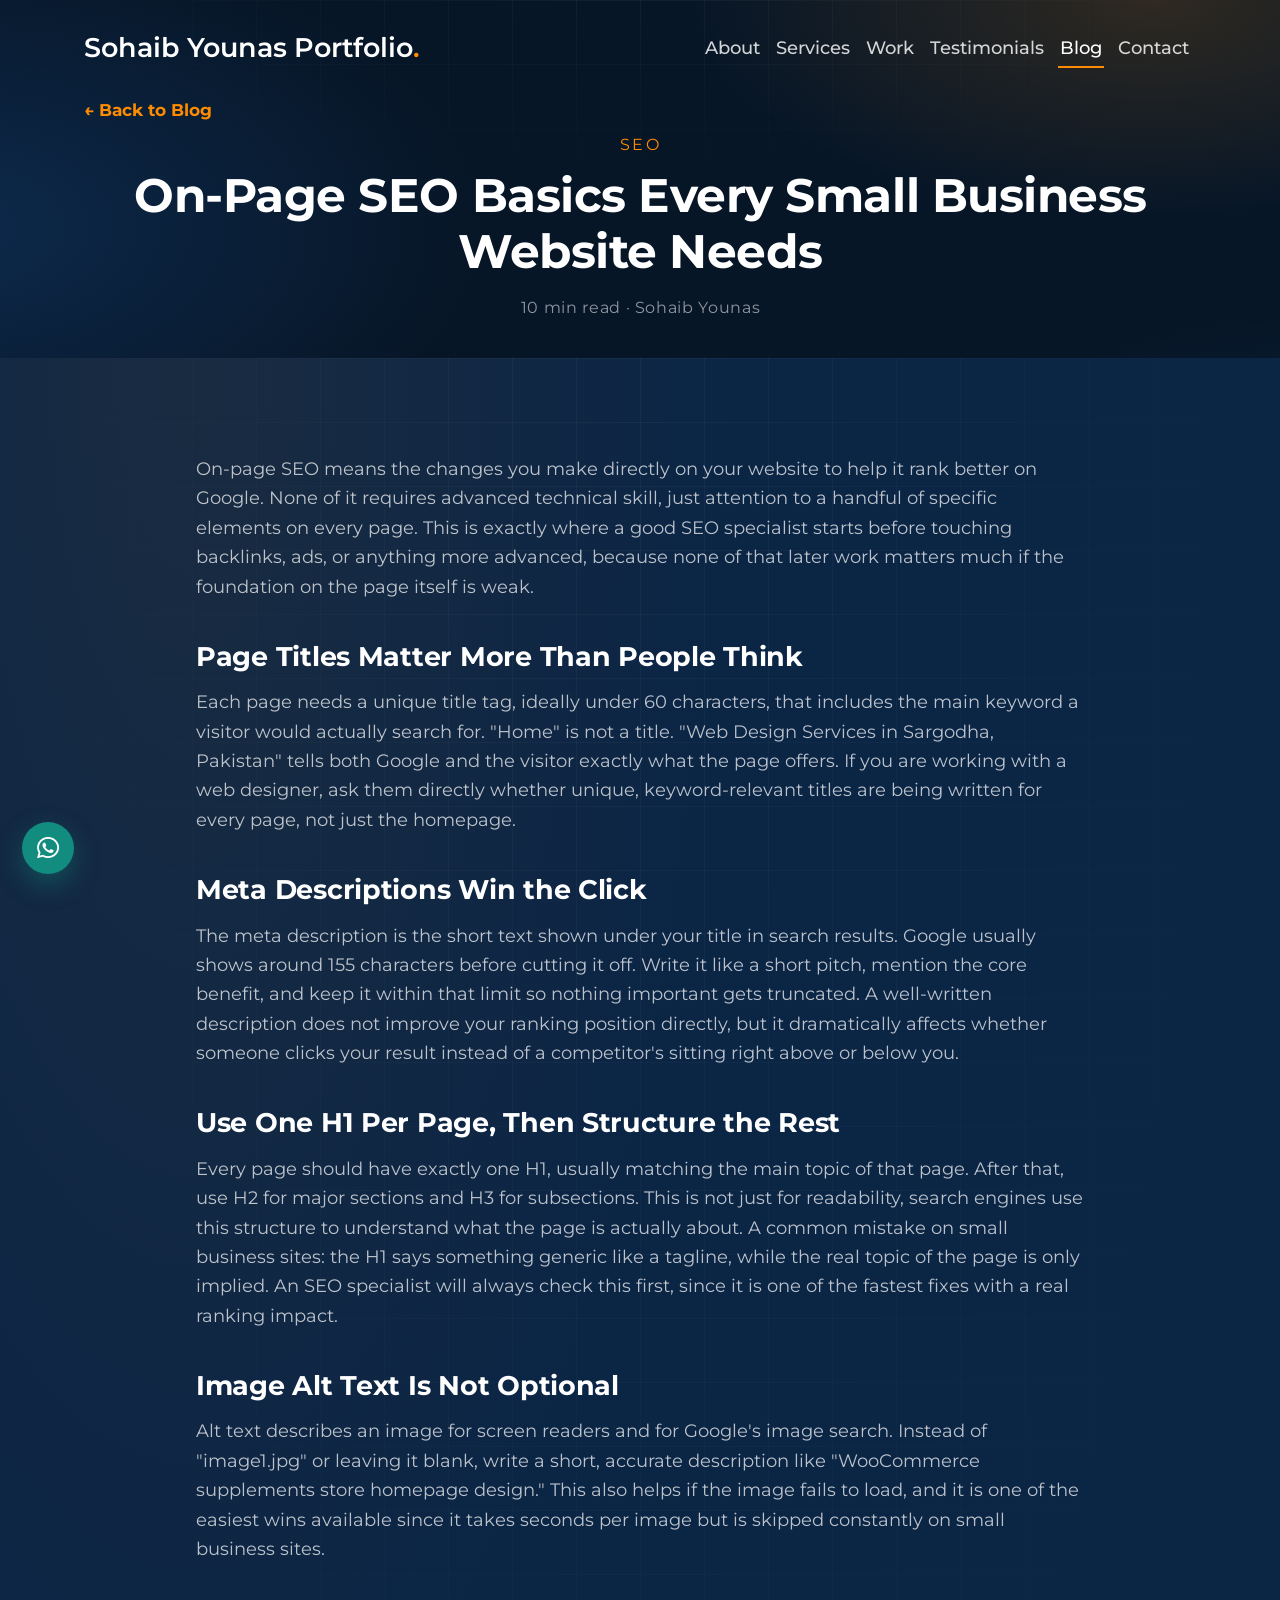
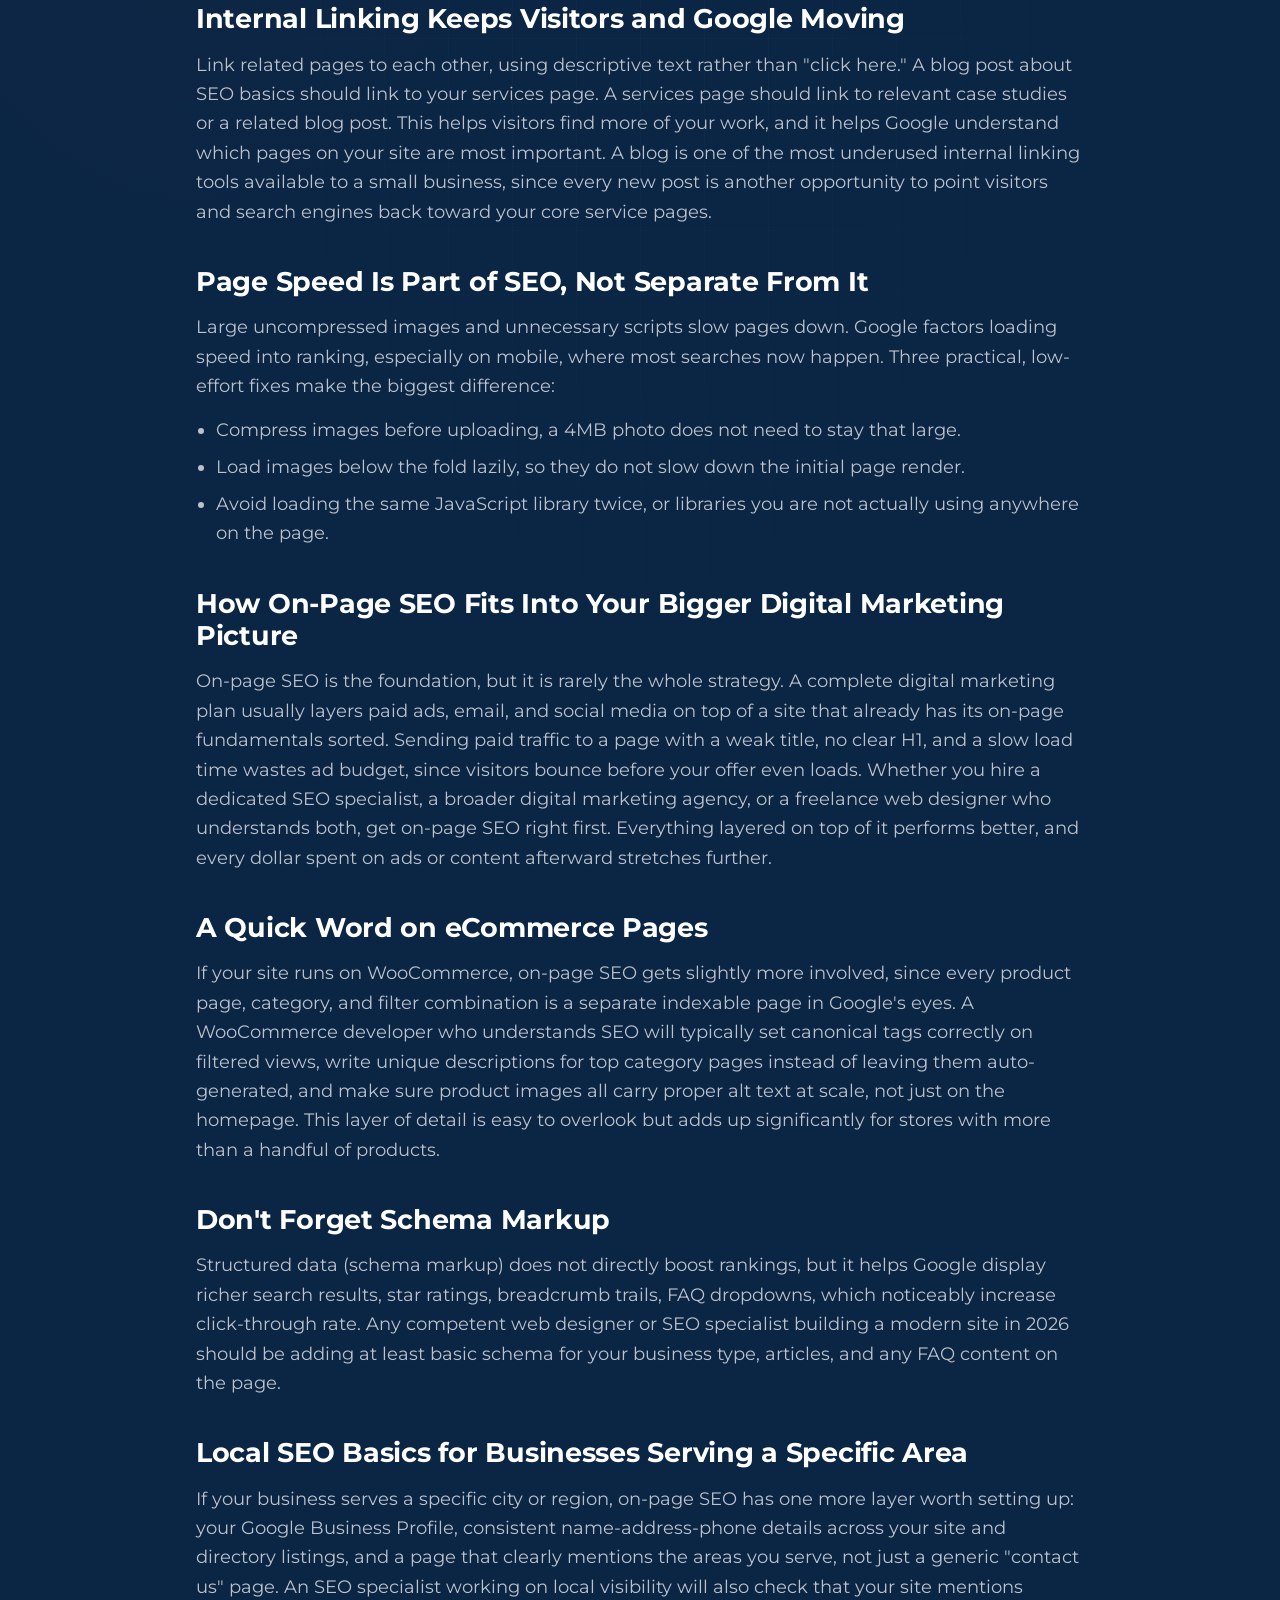
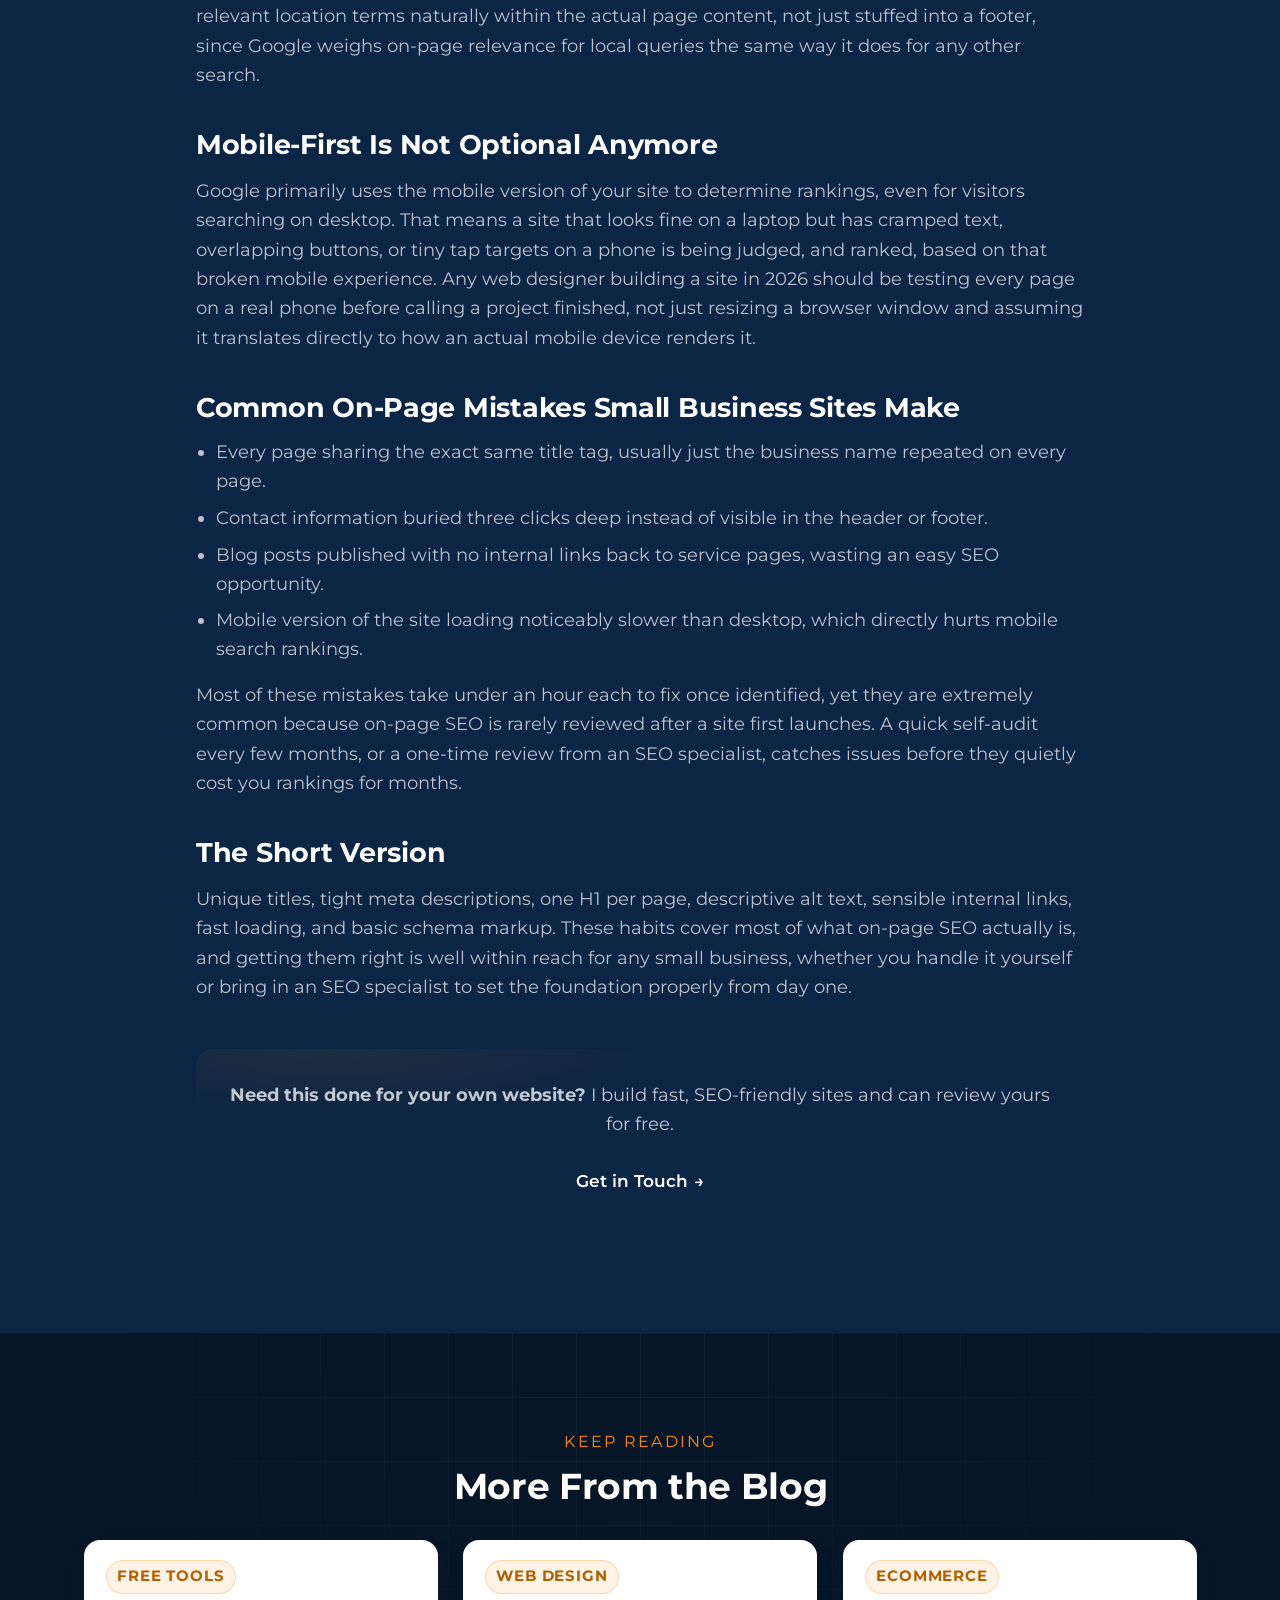
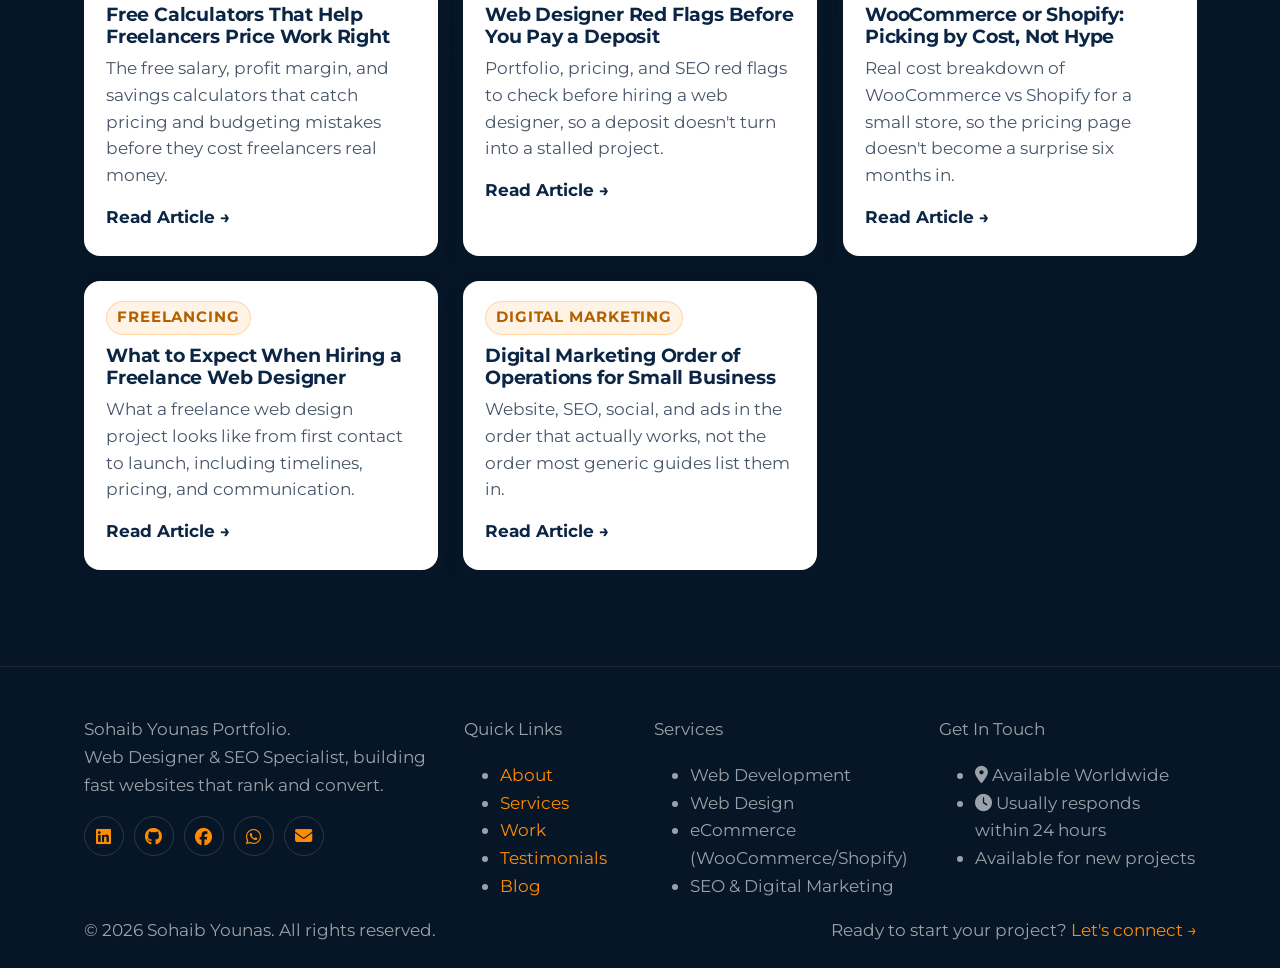
<file: blog/on-page-seo-basics.html>
<!DOCTYPE html>
<html lang="en">
<head>
  <meta charset="UTF-8" />
  <meta name="viewport" content="width=device-width, initial-scale=1.0" />
  <title>On-Page SEO Basics Every Small Business Website Needs | Sohaib Younas</title>
  <link rel="icon" type="image/x-icon" href="../img/favicon.ico">
  <link rel="canonical" href="https://sohaibyounas076.github.io/portfolio/blog/on-page-seo-basics.html" />
  <meta name="description" content="The on-page SEO fundamentals a specialist checks first: titles, headings, page speed, and internal linking, explained simply." />
  <meta name="author" content="Sohaib Younas">
  <meta name="robots" content="index, follow">
  <link rel="preconnect" href="https://fonts.googleapis.com">
  <link rel="preconnect" href="https://fonts.gstatic.com" crossorigin>
  <link rel="preconnect" href="https://cdn.jsdelivr.net">
  <link rel="preconnect" href="https://cdnjs.cloudflare.com">
  <meta property="og:type" content="article">
  <meta property="og:url" content="https://sohaibyounas076.github.io/portfolio/blog/on-page-seo-basics.html">
  <meta property="og:title" content="On-Page SEO Basics Every Small Business Website Needs | Sohaib Younas">
  <meta property="og:description" content="The on-page SEO fundamentals a specialist checks first: titles, headings, page speed, and internal linking, explained simply.">
  <meta property="og:image" content="https://sohaibyounas076.github.io/portfolio/img/Socialmedia_banner.png">
  <meta property="og:image:width" content="1200">
  <meta property="og:image:height" content="630">
  <meta property="twitter:card" content="summary_large_image">
  <meta property="twitter:url" content="https://sohaibyounas076.github.io/portfolio/blog/on-page-seo-basics.html">
  <meta property="twitter:title" content="On-Page SEO Basics Every Small Business Website Needs | Sohaib Younas">
  <meta property="twitter:description" content="The on-page SEO fundamentals a specialist checks first: titles, headings, page speed, and internal linking, explained simply.">
  <meta property="twitter:image" content="https://sohaibyounas076.github.io/portfolio/img/Socialmedia_banner.png">
  <meta name="theme-color" content="#071627">
  <meta name="format-detection" content="telephone=no">
  <link rel="sitemap" type="application/xml" title="Sitemap" href="../sitemap.xml">
  <link href="https://fonts.googleapis.com/css2?family=Montserrat:wght@400;500;600;700;800&display=swap" rel="stylesheet" />
  <link href="https://cdn.jsdelivr.net/npm/bootstrap@5.3.0/dist/css/bootstrap.min.css" rel="stylesheet" />
  <link href="https://cdnjs.cloudflare.com/ajax/libs/font-awesome/6.4.0/css/all.min.css" rel="stylesheet">
  <link rel="stylesheet" href="../style.css?v=12" />
  <script type="application/ld+json">
  {
    "@context": "https://schema.org",
    "@type": "Article",
    "headline": "On-Page SEO Basics Every Small Business Website Needs",
    "description": "The on-page SEO fundamentals a specialist checks first: titles, headings, page speed, and internal linking, explained simply.",
    "author": { "@type": "Person", "name": "Sohaib Younas", "url": "https://sohaibyounas076.github.io/portfolio/" },
    "publisher": { "@type": "Person", "name": "Sohaib Younas" },
    "datePublished": "2026-07-22",
    "dateModified": "2026-09-10",
    "mainEntityOfPage": { "@type": "WebPage", "@id": "https://sohaibyounas076.github.io/portfolio/blog/on-page-seo-basics.html" },
    "image": "https://sohaibyounas076.github.io/portfolio/img/Socialmedia_banner.png"
  }
  </script>
  <script type="application/ld+json">
  {
    "@context": "https://schema.org",
    "@type": "BreadcrumbList",
    "itemListElement": [
      { "@type": "ListItem", "position": 1, "name": "Home", "item": "https://sohaibyounas076.github.io/portfolio/" },
      { "@type": "ListItem", "position": 2, "name": "Blog", "item": "https://sohaibyounas076.github.io/portfolio/blog/" },
      { "@type": "ListItem", "position": 3, "name": "On-Page SEO Basics Every Small Business Website Needs", "item": "https://sohaibyounas076.github.io/portfolio/blog/on-page-seo-basics.html" }
    ]
  }
  </script>
  <!-- Google tag (gtag.js) -->
  <script async src="https://www.googletagmanager.com/gtag/js?id=G-2LFQFEBY4T"></script>
  <script>
    window.dataLayer = window.dataLayer || [];
    function gtag(){dataLayer.push(arguments);}
    gtag('js', new Date());
    gtag('config', 'G-2LFQFEBY4T');
  </script>
</head>
<body>
<div id="preloader" aria-hidden="true">
  <div class="preloader-mark">LOADING PORTFOLIO</div>
</div>
<div id="scroll-progress"></div>
<nav class="navbar navbar-expand-lg site-nav">
  <div class="container">
    <a class="navbar-brand" href="../index.html">Sohaib Younas Portfolio<span>.</span></a>
    <button class="navbar-toggler btn btn-light" type="button" data-bs-toggle="collapse" data-bs-target="#navbarNav" aria-label="Toggle navigation">
      <span class="navbar-toggler-icon"></span>
    </button>
    <div class="collapse navbar-collapse justify-content-end" id="navbarNav">
      <ul class="navbar-nav">
        <li class="nav-item"><a href="../index.html#about" class="nav-link">About</a></li>
        <li class="nav-item"><a href="../index.html#services" class="nav-link">Services</a></li>
        <li class="nav-item"><a href="../index.html#work" class="nav-link">Work</a></li>
        <li class="nav-item"><a href="../index.html#testimonials" class="nav-link">Testimonials</a></li>
        <li class="nav-item"><a href="index.html" class="nav-link active-link">Blog</a></li>
        <li class="nav-item"><a href="../index.html#contact" class="nav-link">Contact</a></li>
      </ul>
    </div>
  </div>
</nav>

<header class="section" style="padding-bottom: 20px;">
  <div class="container">
    <a href="index.html" class="back-to-blog reveal">&larr; Back to Blog</a>
    <span class="section-eyebrow reveal">SEO</span>
    <h1 class="about-heading reveal" style="text-align:center; max-width:70ch; margin:0 auto 14px;">On-Page SEO Basics Every Small Business Website Needs</h1>
    <span class="article-meta reveal">10 min read &middot; Sohaib Younas</span>
  </div>
</header>

<section class="section section-alt">
  <div class="container">
    <div class="article-body about-copy reveal">
      <p>On-page SEO means the changes you make directly on your website to help it rank better on Google. None of it requires advanced technical skill, just attention to a handful of specific elements on every page. This is exactly where a good SEO specialist starts before touching backlinks, ads, or anything more advanced, because none of that later work matters much if the foundation on the page itself is weak.</p>

<h2>Page Titles Matter More Than People Think</h2>
<p>Each page needs a unique title tag, ideally under 60 characters, that includes the main keyword a visitor would actually search for. "Home" is not a title. "Web Design Services in Sargodha, Pakistan" tells both Google and the visitor exactly what the page offers. If you are working with a web designer, ask them directly whether unique, keyword-relevant titles are being written for every page, not just the homepage.</p>

<h2>Meta Descriptions Win the Click</h2>
<p>The meta description is the short text shown under your title in search results. Google usually shows around 155 characters before cutting it off. Write it like a short pitch, mention the core benefit, and keep it within that limit so nothing important gets truncated. A well-written description does not improve your ranking position directly, but it dramatically affects whether someone clicks your result instead of a competitor's sitting right above or below you.</p>

<h2>Use One H1 Per Page, Then Structure the Rest</h2>
<p>Every page should have exactly one H1, usually matching the main topic of that page. After that, use H2 for major sections and H3 for subsections. This is not just for readability, search engines use this structure to understand what the page is actually about. A common mistake on small business sites: the H1 says something generic like a tagline, while the real topic of the page is only implied. An SEO specialist will always check this first, since it is one of the fastest fixes with a real ranking impact.</p>

<h2>Image Alt Text Is Not Optional</h2>
<p>Alt text describes an image for screen readers and for Google's image search. Instead of "image1.jpg" or leaving it blank, write a short, accurate description like "WooCommerce supplements store homepage design." This also helps if the image fails to load, and it is one of the easiest wins available since it takes seconds per image but is skipped constantly on small business sites.</p>

<h2>Internal Linking Keeps Visitors and Google Moving</h2>
<p>Link related pages to each other, using descriptive text rather than "click here." A blog post about SEO basics should link to your services page. A services page should link to relevant case studies or a related blog post. This helps visitors find more of your work, and it helps Google understand which pages on your site are most important. A blog is one of the most underused internal linking tools available to a small business, since every new post is another opportunity to point visitors and search engines back toward your core service pages.</p>

<h2>Page Speed Is Part of SEO, Not Separate From It</h2>
<p>Large uncompressed images and unnecessary scripts slow pages down. Google factors loading speed into ranking, especially on mobile, where most searches now happen. Three practical, low-effort fixes make the biggest difference:</p>
<ul>
<li>Compress images before uploading, a 4MB photo does not need to stay that large.</li>
<li>Load images below the fold lazily, so they do not slow down the initial page render.</li>
<li>Avoid loading the same JavaScript library twice, or libraries you are not actually using anywhere on the page.</li>
</ul>

<h2>How On-Page SEO Fits Into Your Bigger Digital Marketing Picture</h2>
<p>On-page SEO is the foundation, but it is rarely the whole strategy. A complete digital marketing plan usually layers paid ads, email, and social media on top of a site that already has its on-page fundamentals sorted. Sending paid traffic to a page with a weak title, no clear H1, and a slow load time wastes ad budget, since visitors bounce before your offer even loads. Whether you hire a dedicated SEO specialist, a broader digital marketing agency, or a freelance web designer who understands both, get on-page SEO right first. Everything layered on top of it performs better, and every dollar spent on ads or content afterward stretches further.</p>

<h2>A Quick Word on eCommerce Pages</h2>
<p>If your site runs on WooCommerce, on-page SEO gets slightly more involved, since every product page, category, and filter combination is a separate indexable page in Google's eyes. A WooCommerce developer who understands SEO will typically set canonical tags correctly on filtered views, write unique descriptions for top category pages instead of leaving them auto-generated, and make sure product images all carry proper alt text at scale, not just on the homepage. This layer of detail is easy to overlook but adds up significantly for stores with more than a handful of products.</p>

<h2>Don't Forget Schema Markup</h2>
<p>Structured data (schema markup) does not directly boost rankings, but it helps Google display richer search results, star ratings, breadcrumb trails, FAQ dropdowns, which noticeably increase click-through rate. Any competent web designer or SEO specialist building a modern site in 2026 should be adding at least basic schema for your business type, articles, and any FAQ content on the page.</p>

<h2>Local SEO Basics for Businesses Serving a Specific Area</h2>
<p>If your business serves a specific city or region, on-page SEO has one more layer worth setting up: your Google Business Profile, consistent name-address-phone details across your site and directory listings, and a page that clearly mentions the areas you serve, not just a generic "contact us" page. An SEO specialist working on local visibility will also check that your site mentions relevant location terms naturally within the actual page content, not just stuffed into a footer, since Google weighs on-page relevance for local queries the same way it does for any other search.</p>

<h2>Mobile-First Is Not Optional Anymore</h2>
<p>Google primarily uses the mobile version of your site to determine rankings, even for visitors searching on desktop. That means a site that looks fine on a laptop but has cramped text, overlapping buttons, or tiny tap targets on a phone is being judged, and ranked, based on that broken mobile experience. Any web designer building a site in 2026 should be testing every page on a real phone before calling a project finished, not just resizing a browser window and assuming it translates directly to how an actual mobile device renders it.</p>

<h2>Common On-Page Mistakes Small Business Sites Make</h2>
<ul>
<li>Every page sharing the exact same title tag, usually just the business name repeated on every page.</li>
<li>Contact information buried three clicks deep instead of visible in the header or footer.</li>
<li>Blog posts published with no internal links back to service pages, wasting an easy SEO opportunity.</li>
<li>Mobile version of the site loading noticeably slower than desktop, which directly hurts mobile search rankings.</li>
</ul>
<p>Most of these mistakes take under an hour each to fix once identified, yet they are extremely common because on-page SEO is rarely reviewed after a site first launches. A quick self-audit every few months, or a one-time review from an SEO specialist, catches issues before they quietly cost you rankings for months.</p>

<h2>The Short Version</h2>
<p>Unique titles, tight meta descriptions, one H1 per page, descriptive alt text, sensible internal links, fast loading, and basic schema markup. These habits cover most of what on-page SEO actually is, and getting them right is well within reach for any small business, whether you handle it yourself or bring in an SEO specialist to set the foundation properly from day one.</p>
    </div>

    <div class="article-cta reveal">
      <p><strong>Need this done for your own website?</strong> I build fast, SEO-friendly sites and can review yours for free.</p>
      <a href="../index.html#contact" class="custom-btn">Get in Touch</a>
    </div>
  </div>
</section>

<section class="section">
  <div class="container">
    <div class="related-articles">
      <span class="section-eyebrow reveal">Keep Reading</span>
      <h2 class="section-heading reveal" style="font-size: clamp(1.5rem, 3vw, 2rem); margin-bottom: 32px;">More From the Blog</h2>
      <div class="work-case-grid">
      <div class="work-case reveal">
        <div class="work-case-body">
          <span class="work-case-tag">Free Tools</span>
          <h3>Free Calculators That Help Freelancers Price Work Right</h3>
          <p>The free salary, profit margin, and savings calculators that catch pricing and budgeting mistakes before they cost freelancers real money.</p>
          <a href="free-calculators-for-freelancers-pricing.html" class="work-case-link">Read Article &rarr;</a>
        </div>
      </div>
      <div class="work-case reveal">
        <div class="work-case-body">
          <span class="work-case-tag">Web Design</span>
          <h3>Web Designer Red Flags Before You Pay a Deposit</h3>
          <p>Portfolio, pricing, and SEO red flags to check before hiring a web designer, so a deposit doesn't turn into a stalled project.</p>
          <a href="how-to-choose-a-web-designer.html" class="work-case-link">Read Article &rarr;</a>
        </div>
      </div>
      <div class="work-case reveal">
        <div class="work-case-body">
          <span class="work-case-tag">eCommerce</span>
          <h3>WooCommerce or Shopify: Picking by Cost, Not Hype</h3>
          <p>Real cost breakdown of WooCommerce vs Shopify for a small store, so the pricing page doesn't become a surprise six months in.</p>
          <a href="woocommerce-vs-shopify-small-business.html" class="work-case-link">Read Article &rarr;</a>
        </div>
      </div>
      <div class="work-case reveal">
        <div class="work-case-body">
          <span class="work-case-tag">Freelancing</span>
          <h3>What to Expect When Hiring a Freelance Web Designer</h3>
          <p>What a freelance web design project looks like from first contact to launch, including timelines, pricing, and communication.</p>
          <a href="hiring-a-freelance-web-designer.html" class="work-case-link">Read Article &rarr;</a>
        </div>
      </div>
      <div class="work-case reveal">
        <div class="work-case-body">
          <span class="work-case-tag">Digital Marketing</span>
          <h3>Digital Marketing Order of Operations for Small Business</h3>
          <p>Website, SEO, social, and ads in the order that actually works, not the order most generic guides list them in.</p>
          <a href="digital-marketing-for-small-business.html" class="work-case-link">Read Article &rarr;</a>
        </div>
      </div>
      </div>
    </div>
  </div>
</section>

<footer class="site-footer">
  <div class="container">
    <div class="row gy-4 footer-columns">
      <div class="col-md-4">
        <span class="footer-logo">Sohaib Younas Portfolio<span class="dot">.</span></span>
        <p>Web Designer &amp; SEO Specialist, building fast websites that rank and convert.</p>
        <div class="footer-social">
          <a href="https://www.linkedin.com/in/sohaibyounas076/" target="_blank" rel="noopener" aria-label="LinkedIn profile"><i class="fab fa-linkedin"></i></a>
          <a href="https://github.com/Sohaibyounas076" target="_blank" rel="noopener" aria-label="GitHub profile"><i class="fab fa-github"></i></a>
          <a href="https://www.facebook.com/sohaib.younas.3705" target="_blank" rel="noopener" aria-label="Facebook profile"><i class="fab fa-facebook"></i></a>
          <a href="https://wa.me/923082896824" target="_blank" rel="noopener" aria-label="WhatsApp"><i class="fab fa-whatsapp"></i></a>
          <a href="mailto:sohaibyounas077@gmail.com" aria-label="Email"><i class="fas fa-envelope"></i></a>
        </div>
      </div>
      <div class="col-6 col-md-2">
        <p class="footer-heading">Quick Links</p>
        <ul class="footer-links">
          <li><a href="../index.html#about">About</a></li>
          <li><a href="../index.html#services">Services</a></li>
          <li><a href="../index.html#work">Work</a></li>
          <li><a href="../index.html#testimonials">Testimonials</a></li>
          <li><a href="index.html">Blog</a></li>
        </ul>
      </div>
      <div class="col-6 col-md-3">
        <p class="footer-heading">Services</p>
        <ul class="footer-links">
          <li>Web Development</li>
          <li>Web Design</li>
          <li>eCommerce (WooCommerce/Shopify)</li>
          <li>SEO &amp; Digital Marketing</li>
        </ul>
      </div>
      <div class="col-md-3">
        <p class="footer-heading">Get In Touch</p>
        <ul class="footer-links">
          <li><i class="fas fa-location-dot"></i> Available Worldwide</li>
          <li><i class="fas fa-clock"></i> Usually responds within 24 hours</li>
          <li class="footer-status"><span class="status-dot"></span> Available for new projects</li>
        </ul>
      </div>
    </div>
    <div class="footer-bottom">
      <span>&copy; <span id="footer-year">2026</span> Sohaib Younas. All rights reserved.</span>
      <span>Ready to start your project? <a href="../index.html#contact">Let's connect &rarr;</a></span>
    </div>
  </div>
</footer>

<a href="https://wa.me/923082896824?text=Hi%20Sohaib%2C%20I%27d%20like%20to%20discuss%20a%20project." target="_blank" rel="noopener" class="sticky-whatsapp" aria-label="Chat on WhatsApp">
  <span class="sticky-whatsapp-badge">
    <span class="pulse-dot" aria-hidden="true"></span>
    Available for New Projects
  </span>
  <span class="sticky-whatsapp-icon"><i class="fab fa-whatsapp"></i></span>
</a>

<button id="back-to-top" type="button" aria-label="Back to top">
  <i class="fas fa-arrow-up"></i>
</button>

<script src="https://cdn.jsdelivr.net/npm/bootstrap@5.3.0/dist/js/bootstrap.bundle.min.js"></script>
<script src="../script.js?v=9"></script>
</body>
</html>
</file>
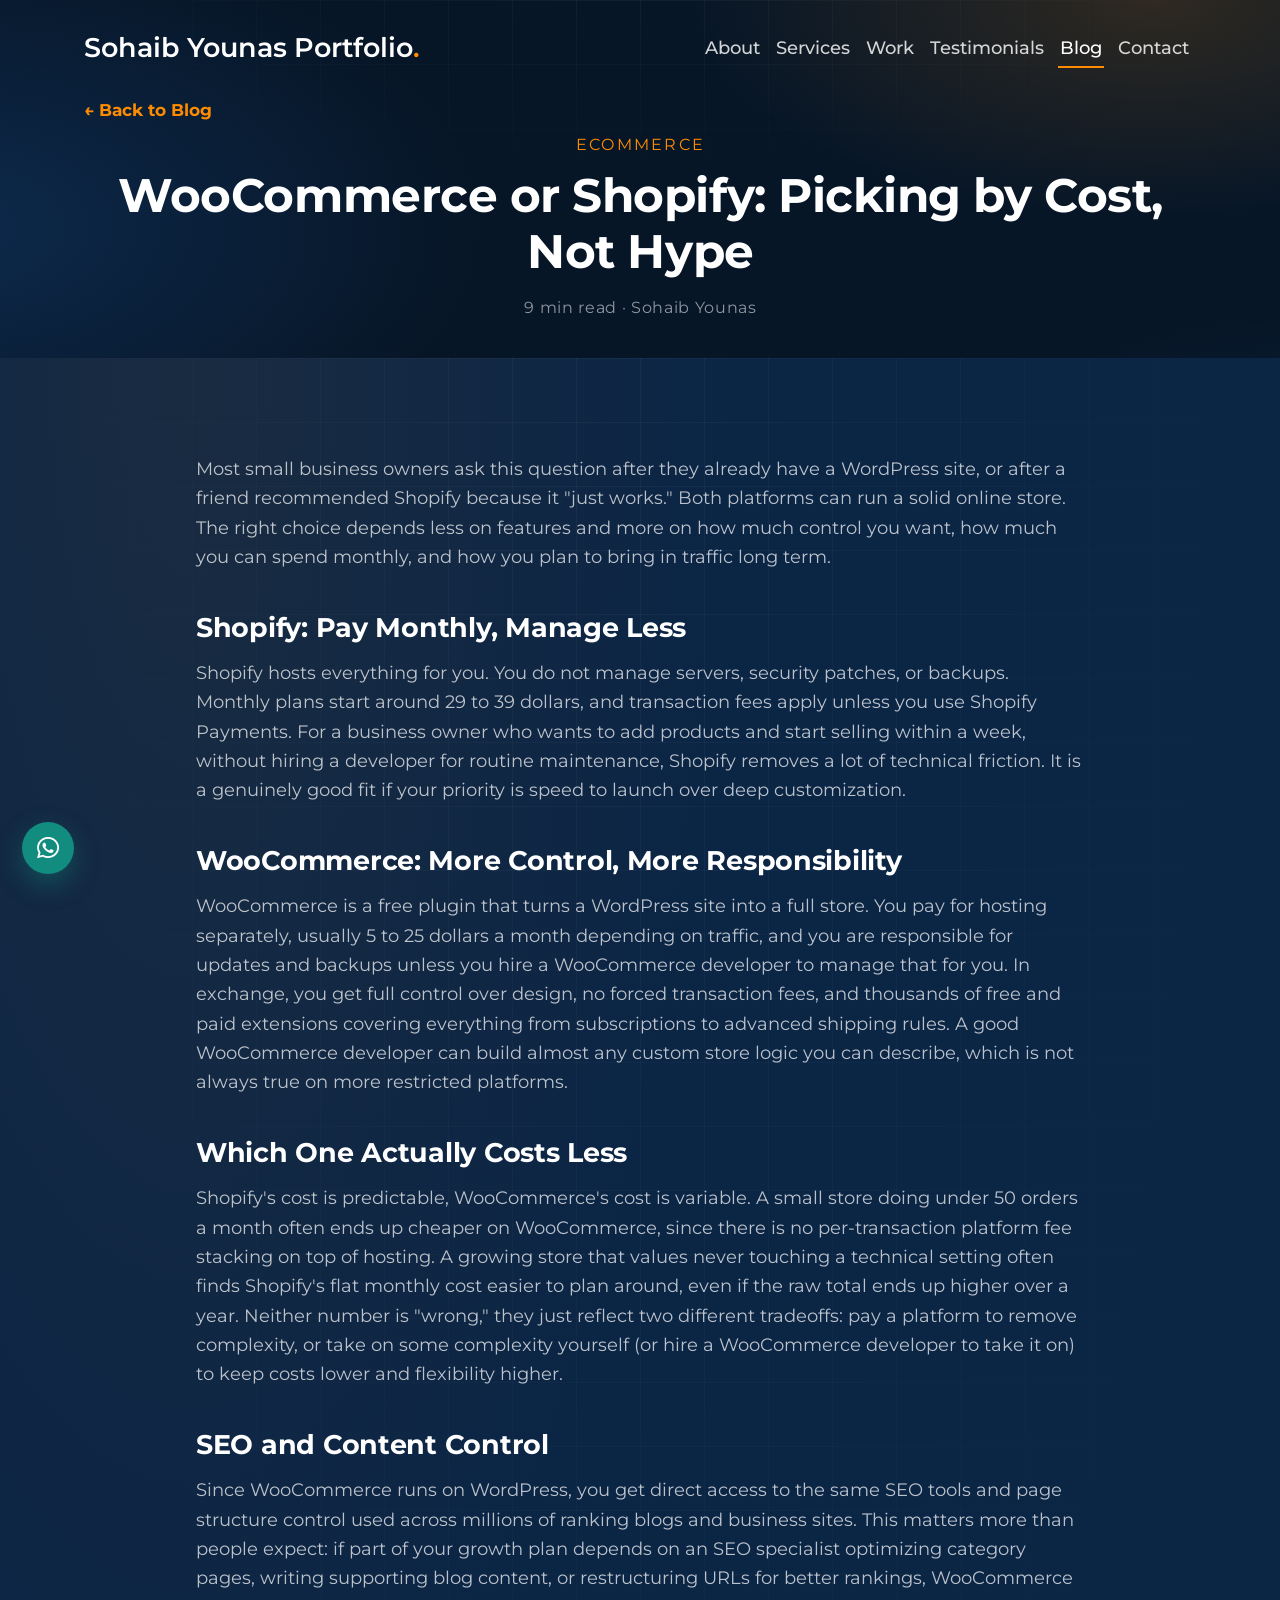
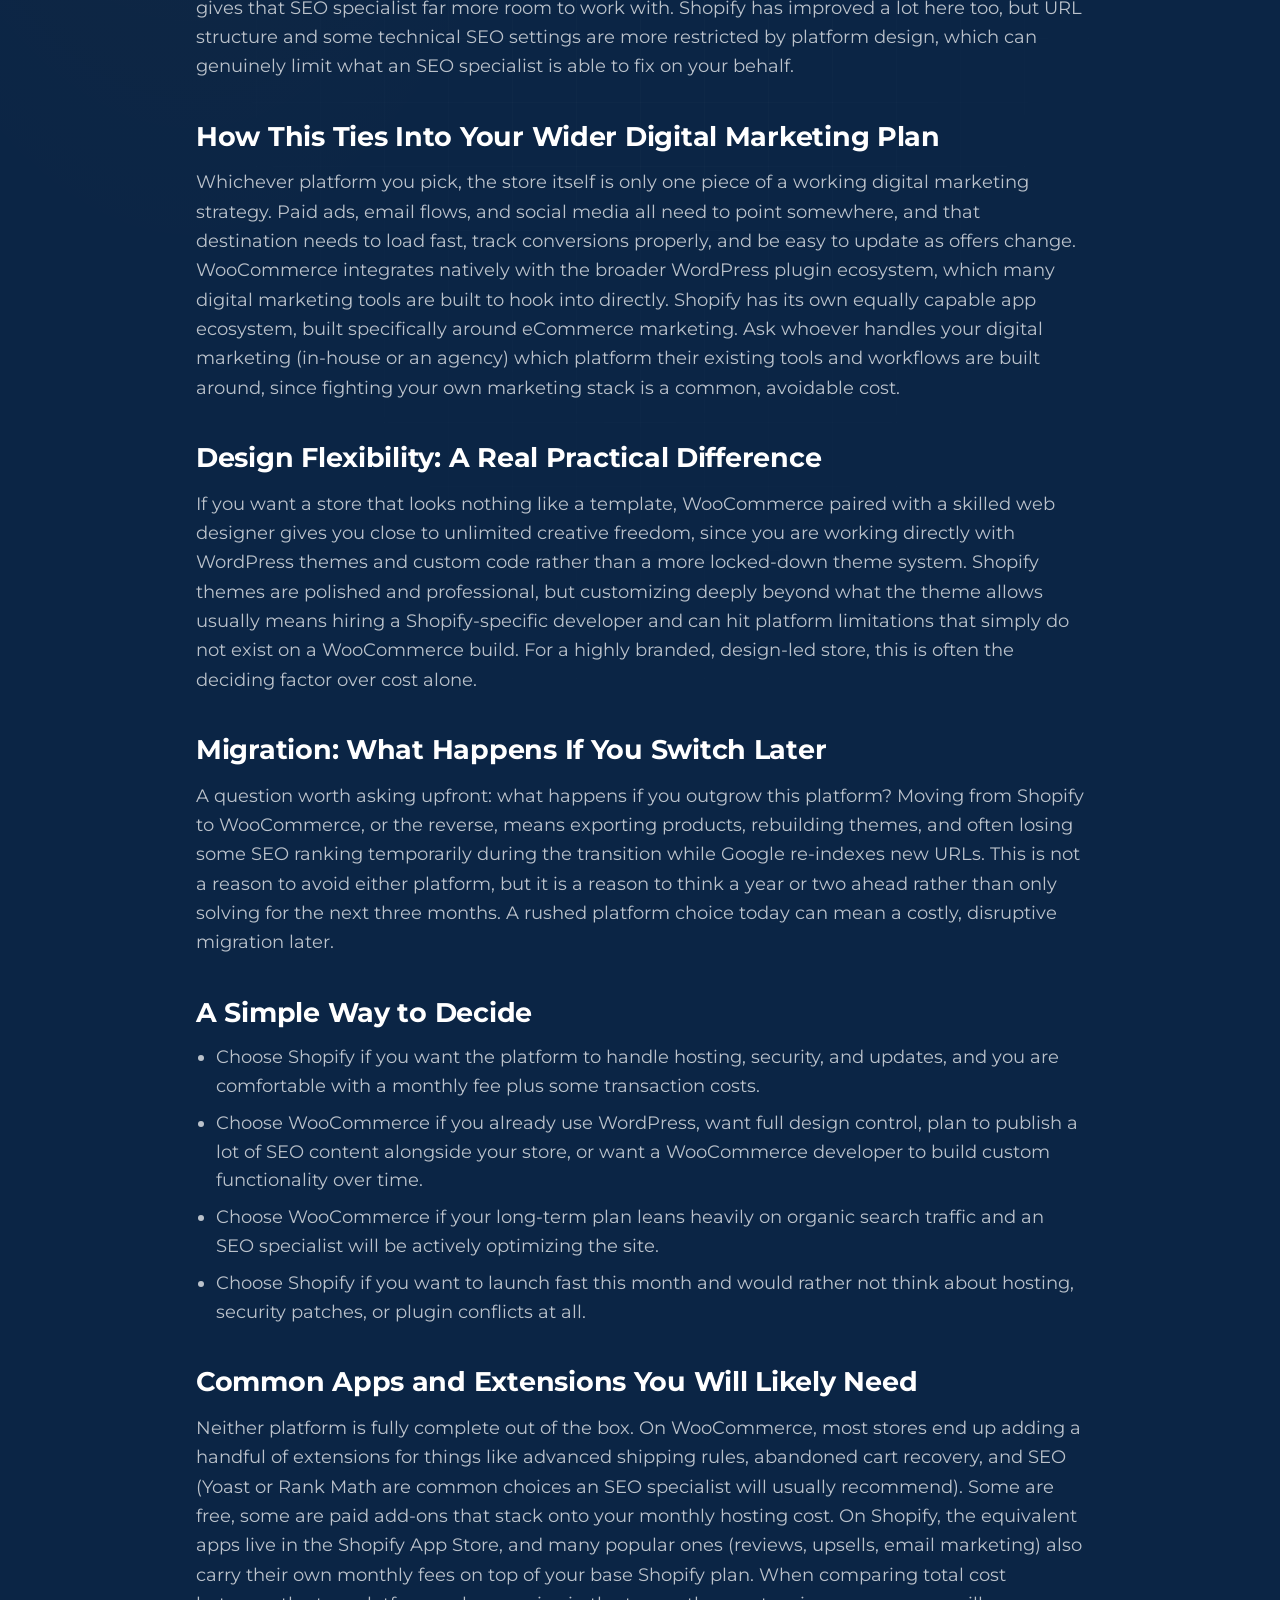
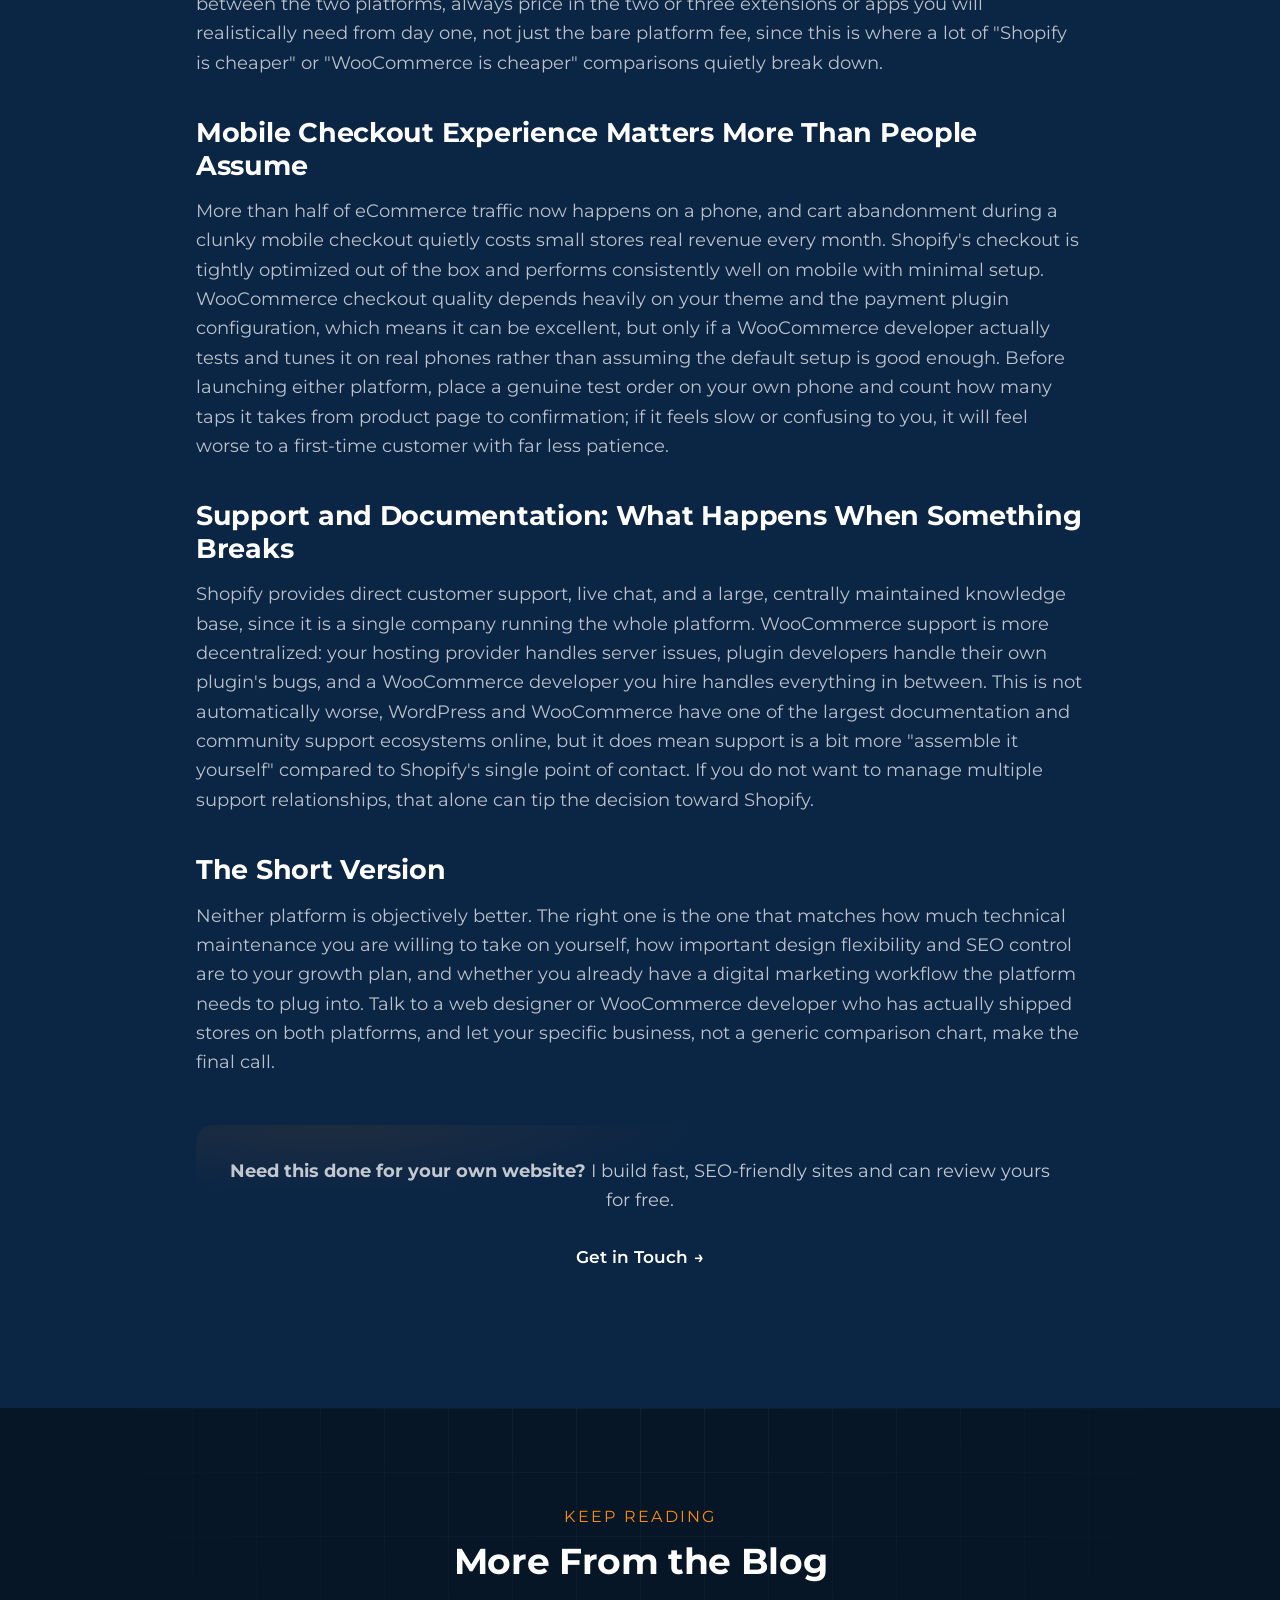
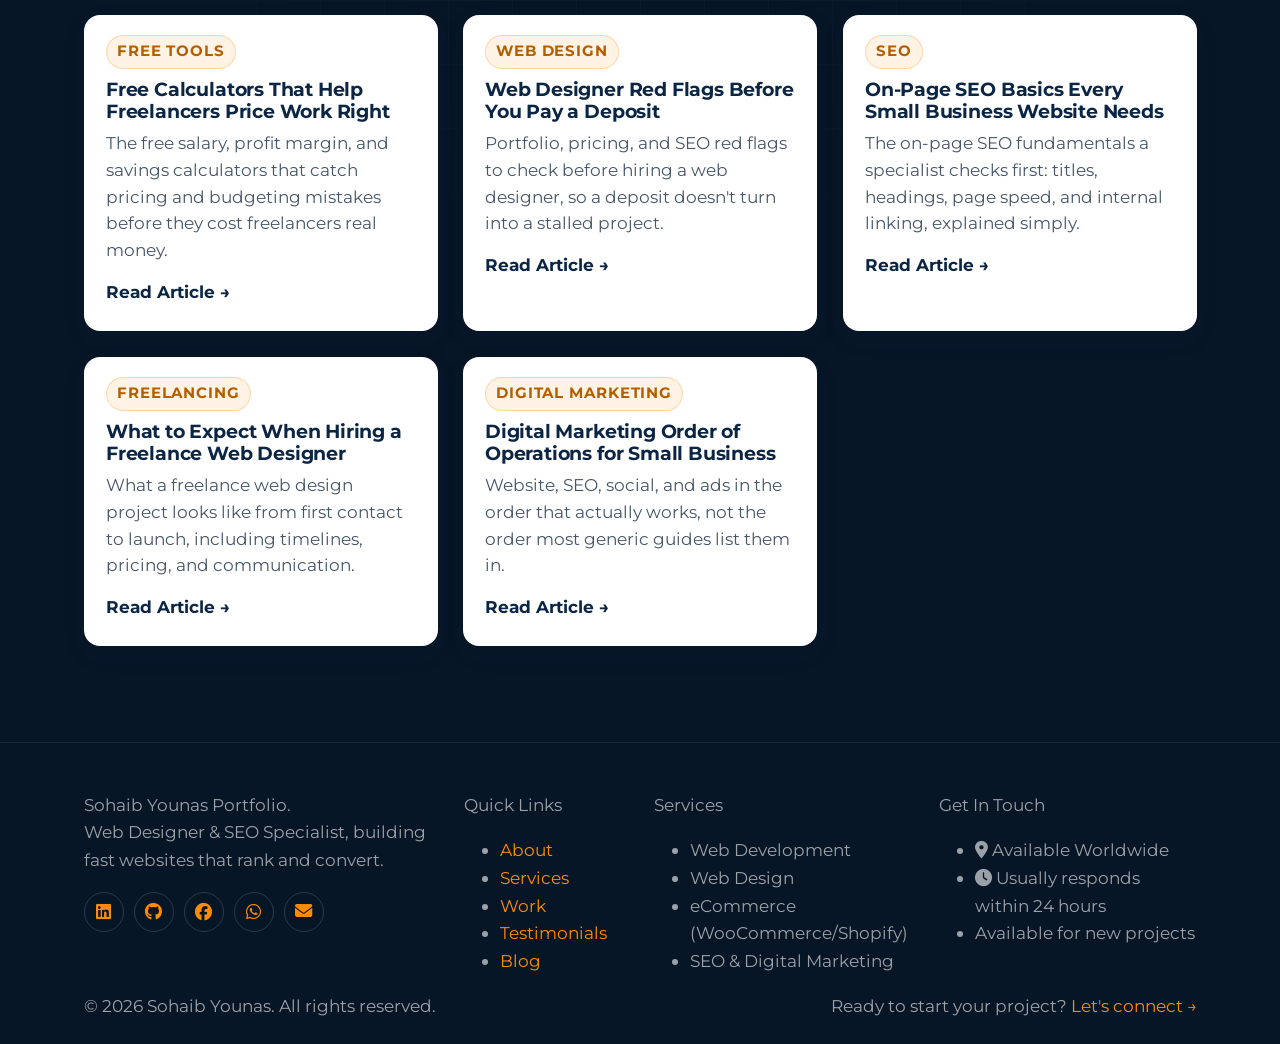
<file: blog/woocommerce-vs-shopify-small-business.html>
<!DOCTYPE html>
<html lang="en">
<head>
  <meta charset="UTF-8" />
  <meta name="viewport" content="width=device-width, initial-scale=1.0" />
  <title>WooCommerce or Shopify: Picking by Cost, Not Hype | Sohaib Younas</title>
  <link rel="icon" type="image/x-icon" href="../img/favicon.ico">
  <link rel="canonical" href="https://sohaibyounas076.github.io/portfolio/blog/woocommerce-vs-shopify-small-business.html" />
  <meta name="description" content="Real cost breakdown of WooCommerce vs Shopify for a small store, so the pricing page doesn't become a surprise six months in." />
  <meta name="author" content="Sohaib Younas">
  <meta name="robots" content="index, follow">
  <link rel="preconnect" href="https://fonts.googleapis.com">
  <link rel="preconnect" href="https://fonts.gstatic.com" crossorigin>
  <link rel="preconnect" href="https://cdn.jsdelivr.net">
  <link rel="preconnect" href="https://cdnjs.cloudflare.com">
  <meta property="og:type" content="article">
  <meta property="og:url" content="https://sohaibyounas076.github.io/portfolio/blog/woocommerce-vs-shopify-small-business.html">
  <meta property="og:title" content="WooCommerce or Shopify: Picking by Cost, Not Hype | Sohaib Younas">
  <meta property="og:description" content="Real cost breakdown of WooCommerce vs Shopify for a small store, so the pricing page doesn't become a surprise six months in.">
  <meta property="og:image" content="https://sohaibyounas076.github.io/portfolio/img/Socialmedia_banner.png">
  <meta property="og:image:width" content="1200">
  <meta property="og:image:height" content="630">
  <meta property="twitter:card" content="summary_large_image">
  <meta property="twitter:url" content="https://sohaibyounas076.github.io/portfolio/blog/woocommerce-vs-shopify-small-business.html">
  <meta property="twitter:title" content="WooCommerce or Shopify: Picking by Cost, Not Hype | Sohaib Younas">
  <meta property="twitter:description" content="Real cost breakdown of WooCommerce vs Shopify for a small store, so the pricing page doesn't become a surprise six months in.">
  <meta property="twitter:image" content="https://sohaibyounas076.github.io/portfolio/img/Socialmedia_banner.png">
  <meta name="theme-color" content="#071627">
  <meta name="format-detection" content="telephone=no">
  <link rel="sitemap" type="application/xml" title="Sitemap" href="../sitemap.xml">
  <link href="https://fonts.googleapis.com/css2?family=Montserrat:wght@400;500;600;700;800&display=swap" rel="stylesheet" />
  <link href="https://cdn.jsdelivr.net/npm/bootstrap@5.3.0/dist/css/bootstrap.min.css" rel="stylesheet" />
  <link href="https://cdnjs.cloudflare.com/ajax/libs/font-awesome/6.4.0/css/all.min.css" rel="stylesheet">
  <link rel="stylesheet" href="../style.css?v=12" />
  <script type="application/ld+json">
  {
    "@context": "https://schema.org",
    "@type": "Article",
    "headline": "WooCommerce or Shopify: Picking by Cost, Not Hype",
    "description": "Real cost breakdown of WooCommerce vs Shopify for a small store, so the pricing page doesn't become a surprise six months in.",
    "author": { "@type": "Person", "name": "Sohaib Younas", "url": "https://sohaibyounas076.github.io/portfolio/" },
    "publisher": { "@type": "Person", "name": "Sohaib Younas" },
    "datePublished": "2026-07-24",
    "dateModified": "2026-09-10",
    "mainEntityOfPage": { "@type": "WebPage", "@id": "https://sohaibyounas076.github.io/portfolio/blog/woocommerce-vs-shopify-small-business.html" },
    "image": "https://sohaibyounas076.github.io/portfolio/img/Socialmedia_banner.png"
  }
  </script>
  <script type="application/ld+json">
  {
    "@context": "https://schema.org",
    "@type": "BreadcrumbList",
    "itemListElement": [
      { "@type": "ListItem", "position": 1, "name": "Home", "item": "https://sohaibyounas076.github.io/portfolio/" },
      { "@type": "ListItem", "position": 2, "name": "Blog", "item": "https://sohaibyounas076.github.io/portfolio/blog/" },
      { "@type": "ListItem", "position": 3, "name": "WooCommerce or Shopify: Picking by Cost, Not Hype", "item": "https://sohaibyounas076.github.io/portfolio/blog/woocommerce-vs-shopify-small-business.html" }
    ]
  }
  </script>
  <!-- Google tag (gtag.js) -->
  <script async src="https://www.googletagmanager.com/gtag/js?id=G-2LFQFEBY4T"></script>
  <script>
    window.dataLayer = window.dataLayer || [];
    function gtag(){dataLayer.push(arguments);}
    gtag('js', new Date());
    gtag('config', 'G-2LFQFEBY4T');
  </script>
</head>
<body>
<div id="preloader" aria-hidden="true">
  <div class="preloader-mark">LOADING PORTFOLIO</div>
</div>
<div id="scroll-progress"></div>
<nav class="navbar navbar-expand-lg site-nav">
  <div class="container">
    <a class="navbar-brand" href="../index.html">Sohaib Younas Portfolio<span>.</span></a>
    <button class="navbar-toggler btn btn-light" type="button" data-bs-toggle="collapse" data-bs-target="#navbarNav" aria-label="Toggle navigation">
      <span class="navbar-toggler-icon"></span>
    </button>
    <div class="collapse navbar-collapse justify-content-end" id="navbarNav">
      <ul class="navbar-nav">
        <li class="nav-item"><a href="../index.html#about" class="nav-link">About</a></li>
        <li class="nav-item"><a href="../index.html#services" class="nav-link">Services</a></li>
        <li class="nav-item"><a href="../index.html#work" class="nav-link">Work</a></li>
        <li class="nav-item"><a href="../index.html#testimonials" class="nav-link">Testimonials</a></li>
        <li class="nav-item"><a href="index.html" class="nav-link active-link">Blog</a></li>
        <li class="nav-item"><a href="../index.html#contact" class="nav-link">Contact</a></li>
      </ul>
    </div>
  </div>
</nav>

<header class="section" style="padding-bottom: 20px;">
  <div class="container">
    <a href="index.html" class="back-to-blog reveal">&larr; Back to Blog</a>
    <span class="section-eyebrow reveal">eCommerce</span>
    <h1 class="about-heading reveal" style="text-align:center; max-width:70ch; margin:0 auto 14px;">WooCommerce or Shopify: Picking by Cost, Not Hype</h1>
    <span class="article-meta reveal">9 min read &middot; Sohaib Younas</span>
  </div>
</header>

<section class="section section-alt">
  <div class="container">
    <div class="article-body about-copy reveal">
      <p>Most small business owners ask this question after they already have a WordPress site, or after a friend recommended Shopify because it "just works." Both platforms can run a solid online store. The right choice depends less on features and more on how much control you want, how much you can spend monthly, and how you plan to bring in traffic long term.</p>

<h2>Shopify: Pay Monthly, Manage Less</h2>
<p>Shopify hosts everything for you. You do not manage servers, security patches, or backups. Monthly plans start around 29 to 39 dollars, and transaction fees apply unless you use Shopify Payments. For a business owner who wants to add products and start selling within a week, without hiring a developer for routine maintenance, Shopify removes a lot of technical friction. It is a genuinely good fit if your priority is speed to launch over deep customization.</p>

<h2>WooCommerce: More Control, More Responsibility</h2>
<p>WooCommerce is a free plugin that turns a WordPress site into a full store. You pay for hosting separately, usually 5 to 25 dollars a month depending on traffic, and you are responsible for updates and backups unless you hire a WooCommerce developer to manage that for you. In exchange, you get full control over design, no forced transaction fees, and thousands of free and paid extensions covering everything from subscriptions to advanced shipping rules. A good WooCommerce developer can build almost any custom store logic you can describe, which is not always true on more restricted platforms.</p>

<h2>Which One Actually Costs Less</h2>
<p>Shopify's cost is predictable, WooCommerce's cost is variable. A small store doing under 50 orders a month often ends up cheaper on WooCommerce, since there is no per-transaction platform fee stacking on top of hosting. A growing store that values never touching a technical setting often finds Shopify's flat monthly cost easier to plan around, even if the raw total ends up higher over a year. Neither number is "wrong," they just reflect two different tradeoffs: pay a platform to remove complexity, or take on some complexity yourself (or hire a WooCommerce developer to take it on) to keep costs lower and flexibility higher.</p>

<h2>SEO and Content Control</h2>
<p>Since WooCommerce runs on WordPress, you get direct access to the same SEO tools and page structure control used across millions of ranking blogs and business sites. This matters more than people expect: if part of your growth plan depends on an SEO specialist optimizing category pages, writing supporting blog content, or restructuring URLs for better rankings, WooCommerce gives that SEO specialist far more room to work with. Shopify has improved a lot here too, but URL structure and some technical SEO settings are more restricted by platform design, which can genuinely limit what an SEO specialist is able to fix on your behalf.</p>

<h2>How This Ties Into Your Wider Digital Marketing Plan</h2>
<p>Whichever platform you pick, the store itself is only one piece of a working digital marketing strategy. Paid ads, email flows, and social media all need to point somewhere, and that destination needs to load fast, track conversions properly, and be easy to update as offers change. WooCommerce integrates natively with the broader WordPress plugin ecosystem, which many digital marketing tools are built to hook into directly. Shopify has its own equally capable app ecosystem, built specifically around eCommerce marketing. Ask whoever handles your digital marketing (in-house or an agency) which platform their existing tools and workflows are built around, since fighting your own marketing stack is a common, avoidable cost.</p>

<h2>Design Flexibility: A Real Practical Difference</h2>
<p>If you want a store that looks nothing like a template, WooCommerce paired with a skilled web designer gives you close to unlimited creative freedom, since you are working directly with WordPress themes and custom code rather than a more locked-down theme system. Shopify themes are polished and professional, but customizing deeply beyond what the theme allows usually means hiring a Shopify-specific developer and can hit platform limitations that simply do not exist on a WooCommerce build. For a highly branded, design-led store, this is often the deciding factor over cost alone.</p>

<h2>Migration: What Happens If You Switch Later</h2>
<p>A question worth asking upfront: what happens if you outgrow this platform? Moving from Shopify to WooCommerce, or the reverse, means exporting products, rebuilding themes, and often losing some SEO ranking temporarily during the transition while Google re-indexes new URLs. This is not a reason to avoid either platform, but it is a reason to think a year or two ahead rather than only solving for the next three months. A rushed platform choice today can mean a costly, disruptive migration later.</p>

<h2>A Simple Way to Decide</h2>
<ul>
<li>Choose Shopify if you want the platform to handle hosting, security, and updates, and you are comfortable with a monthly fee plus some transaction costs.</li>
<li>Choose WooCommerce if you already use WordPress, want full design control, plan to publish a lot of SEO content alongside your store, or want a WooCommerce developer to build custom functionality over time.</li>
<li>Choose WooCommerce if your long-term plan leans heavily on organic search traffic and an SEO specialist will be actively optimizing the site.</li>
<li>Choose Shopify if you want to launch fast this month and would rather not think about hosting, security patches, or plugin conflicts at all.</li>
</ul>

<h2>Common Apps and Extensions You Will Likely Need</h2>
<p>Neither platform is fully complete out of the box. On WooCommerce, most stores end up adding a handful of extensions for things like advanced shipping rules, abandoned cart recovery, and SEO (Yoast or Rank Math are common choices an SEO specialist will usually recommend). Some are free, some are paid add-ons that stack onto your monthly hosting cost. On Shopify, the equivalent apps live in the Shopify App Store, and many popular ones (reviews, upsells, email marketing) also carry their own monthly fees on top of your base Shopify plan. When comparing total cost between the two platforms, always price in the two or three extensions or apps you will realistically need from day one, not just the bare platform fee, since this is where a lot of "Shopify is cheaper" or "WooCommerce is cheaper" comparisons quietly break down.</p>

<h2>Mobile Checkout Experience Matters More Than People Assume</h2>
<p>More than half of eCommerce traffic now happens on a phone, and cart abandonment during a clunky mobile checkout quietly costs small stores real revenue every month. Shopify's checkout is tightly optimized out of the box and performs consistently well on mobile with minimal setup. WooCommerce checkout quality depends heavily on your theme and the payment plugin configuration, which means it can be excellent, but only if a WooCommerce developer actually tests and tunes it on real phones rather than assuming the default setup is good enough. Before launching either platform, place a genuine test order on your own phone and count how many taps it takes from product page to confirmation; if it feels slow or confusing to you, it will feel worse to a first-time customer with far less patience.</p>

<h2>Support and Documentation: What Happens When Something Breaks</h2>
<p>Shopify provides direct customer support, live chat, and a large, centrally maintained knowledge base, since it is a single company running the whole platform. WooCommerce support is more decentralized: your hosting provider handles server issues, plugin developers handle their own plugin's bugs, and a WooCommerce developer you hire handles everything in between. This is not automatically worse, WordPress and WooCommerce have one of the largest documentation and community support ecosystems online, but it does mean support is a bit more "assemble it yourself" compared to Shopify's single point of contact. If you do not want to manage multiple support relationships, that alone can tip the decision toward Shopify.</p>

<h2>The Short Version</h2>
<p>Neither platform is objectively better. The right one is the one that matches how much technical maintenance you are willing to take on yourself, how important design flexibility and SEO control are to your growth plan, and whether you already have a digital marketing workflow the platform needs to plug into. Talk to a web designer or WooCommerce developer who has actually shipped stores on both platforms, and let your specific business, not a generic comparison chart, make the final call.</p>
    </div>

    <div class="article-cta reveal">
      <p><strong>Need this done for your own website?</strong> I build fast, SEO-friendly sites and can review yours for free.</p>
      <a href="../index.html#contact" class="custom-btn">Get in Touch</a>
    </div>
  </div>
</section>

<section class="section">
  <div class="container">
    <div class="related-articles">
      <span class="section-eyebrow reveal">Keep Reading</span>
      <h2 class="section-heading reveal" style="font-size: clamp(1.5rem, 3vw, 2rem); margin-bottom: 32px;">More From the Blog</h2>
      <div class="work-case-grid">
      <div class="work-case reveal">
        <div class="work-case-body">
          <span class="work-case-tag">Free Tools</span>
          <h3>Free Calculators That Help Freelancers Price Work Right</h3>
          <p>The free salary, profit margin, and savings calculators that catch pricing and budgeting mistakes before they cost freelancers real money.</p>
          <a href="free-calculators-for-freelancers-pricing.html" class="work-case-link">Read Article &rarr;</a>
        </div>
      </div>
      <div class="work-case reveal">
        <div class="work-case-body">
          <span class="work-case-tag">Web Design</span>
          <h3>Web Designer Red Flags Before You Pay a Deposit</h3>
          <p>Portfolio, pricing, and SEO red flags to check before hiring a web designer, so a deposit doesn't turn into a stalled project.</p>
          <a href="how-to-choose-a-web-designer.html" class="work-case-link">Read Article &rarr;</a>
        </div>
      </div>
      <div class="work-case reveal">
        <div class="work-case-body">
          <span class="work-case-tag">SEO</span>
          <h3>On-Page SEO Basics Every Small Business Website Needs</h3>
          <p>The on-page SEO fundamentals a specialist checks first: titles, headings, page speed, and internal linking, explained simply.</p>
          <a href="on-page-seo-basics.html" class="work-case-link">Read Article &rarr;</a>
        </div>
      </div>
      <div class="work-case reveal">
        <div class="work-case-body">
          <span class="work-case-tag">Freelancing</span>
          <h3>What to Expect When Hiring a Freelance Web Designer</h3>
          <p>What a freelance web design project looks like from first contact to launch, including timelines, pricing, and communication.</p>
          <a href="hiring-a-freelance-web-designer.html" class="work-case-link">Read Article &rarr;</a>
        </div>
      </div>
      <div class="work-case reveal">
        <div class="work-case-body">
          <span class="work-case-tag">Digital Marketing</span>
          <h3>Digital Marketing Order of Operations for Small Business</h3>
          <p>Website, SEO, social, and ads in the order that actually works, not the order most generic guides list them in.</p>
          <a href="digital-marketing-for-small-business.html" class="work-case-link">Read Article &rarr;</a>
        </div>
      </div>
      </div>
    </div>
  </div>
</section>

<footer class="site-footer">
  <div class="container">
    <div class="row gy-4 footer-columns">
      <div class="col-md-4">
        <span class="footer-logo">Sohaib Younas Portfolio<span class="dot">.</span></span>
        <p>Web Designer &amp; SEO Specialist, building fast websites that rank and convert.</p>
        <div class="footer-social">
          <a href="https://www.linkedin.com/in/sohaibyounas076/" target="_blank" rel="noopener" aria-label="LinkedIn profile"><i class="fab fa-linkedin"></i></a>
          <a href="https://github.com/Sohaibyounas076" target="_blank" rel="noopener" aria-label="GitHub profile"><i class="fab fa-github"></i></a>
          <a href="https://www.facebook.com/sohaib.younas.3705" target="_blank" rel="noopener" aria-label="Facebook profile"><i class="fab fa-facebook"></i></a>
          <a href="https://wa.me/923082896824" target="_blank" rel="noopener" aria-label="WhatsApp"><i class="fab fa-whatsapp"></i></a>
          <a href="mailto:sohaibyounas077@gmail.com" aria-label="Email"><i class="fas fa-envelope"></i></a>
        </div>
      </div>
      <div class="col-6 col-md-2">
        <p class="footer-heading">Quick Links</p>
        <ul class="footer-links">
          <li><a href="../index.html#about">About</a></li>
          <li><a href="../index.html#services">Services</a></li>
          <li><a href="../index.html#work">Work</a></li>
          <li><a href="../index.html#testimonials">Testimonials</a></li>
          <li><a href="index.html">Blog</a></li>
        </ul>
      </div>
      <div class="col-6 col-md-3">
        <p class="footer-heading">Services</p>
        <ul class="footer-links">
          <li>Web Development</li>
          <li>Web Design</li>
          <li>eCommerce (WooCommerce/Shopify)</li>
          <li>SEO &amp; Digital Marketing</li>
        </ul>
      </div>
      <div class="col-md-3">
        <p class="footer-heading">Get In Touch</p>
        <ul class="footer-links">
          <li><i class="fas fa-location-dot"></i> Available Worldwide</li>
          <li><i class="fas fa-clock"></i> Usually responds within 24 hours</li>
          <li class="footer-status"><span class="status-dot"></span> Available for new projects</li>
        </ul>
      </div>
    </div>
    <div class="footer-bottom">
      <span>&copy; <span id="footer-year">2026</span> Sohaib Younas. All rights reserved.</span>
      <span>Ready to start your project? <a href="../index.html#contact">Let's connect &rarr;</a></span>
    </div>
  </div>
</footer>

<a href="https://wa.me/923082896824?text=Hi%20Sohaib%2C%20I%27d%20like%20to%20discuss%20a%20project." target="_blank" rel="noopener" class="sticky-whatsapp" aria-label="Chat on WhatsApp">
  <span class="sticky-whatsapp-badge">
    <span class="pulse-dot" aria-hidden="true"></span>
    Available for New Projects
  </span>
  <span class="sticky-whatsapp-icon"><i class="fab fa-whatsapp"></i></span>
</a>

<button id="back-to-top" type="button" aria-label="Back to top">
  <i class="fas fa-arrow-up"></i>
</button>

<script src="https://cdn.jsdelivr.net/npm/bootstrap@5.3.0/dist/js/bootstrap.bundle.min.js"></script>
<script src="../script.js?v=9"></script>
</body>
</html>
</file>
<file: style.css>
/* =========================================================================
   SOHAIB YOUNAS — PORTFOLIO STYLESHEET
   Design system: editorial serif display + clean sans body + mono data
   ========================================================================= */

/* ---------------------------------------------------------------------
   1. DESIGN TOKENS
   --------------------------------------------------------------------- */
:root {
  /* Color — unified dark canvas so every section shares the hero's atmosphere */
  --navy-950: #071627;
  --navy-900: #0b2545;
  --navy-800: #123a6b;
  --amber-500: #ff8c00;
  --amber-400: #ffa733;
  --ink: #eef2f7;
  --slate: rgba(255, 255, 255, 0.72);
  --slate-light: rgba(255, 255, 255, 0.52);
  --cream: #0b1c33;
  --cream-dim: #0f2543;
  --line: rgba(255, 255, 255, 0.14);
  --white: #ffffff;
  --success: #2fbf82;

  /* Card-surface text — white cards need dark text, independent of the
     light page-level --slate/--ink used directly on the dark canvas */
  --card-body: #475569;
  --card-muted: #64748b;
  --card-line: rgba(15, 30, 55, 0.12);

  /* Type — restored to the brand's original Montserrat family */
  --font-display: 'Montserrat', -apple-system, sans-serif;
  --font-body: 'Montserrat', -apple-system, sans-serif;
  --font-mono: 'Montserrat', -apple-system, sans-serif;

  /* Motion */
  --ease: cubic-bezier(0.22, 1, 0.36, 1);
  --ease-soft: cubic-bezier(0.16, 1, 0.3, 1);
}

/* ---------------------------------------------------------------------
   2. RESET & BASE
   --------------------------------------------------------------------- */
* { box-sizing: border-box; }

html {
  overflow-x: hidden;
  scroll-behavior: smooth;
  font-size: 18px; /* base bump for readability, up from browser default 16px */
}
@media (max-width: 575.98px) {
  html { font-size: 16.5px; } /* smaller devices still get a size bump over default 16px, without overwhelming tight mobile layouts */
}

body {
  font-family: var(--font-body);
  background: var(--navy-950);
  color: rgba(255, 255, 255, 0.82);
  margin: 0;
  padding: 0;
  overflow-x: hidden;
  line-height: 1.6;
  position: relative;
}

/* Ambient page-wide atmosphere: same warm/cool glows as the hero, carried through every section */
body::before {
  content: '';
  position: fixed;
  inset: 0;
  z-index: -1;
  background:
    radial-gradient(ellipse 60% 40% at 90% 0%, rgba(255, 140, 0, 0.16), transparent 60%),
    radial-gradient(ellipse 65% 50% at -5% 25%, rgba(18, 58, 107, 0.55), transparent 65%),
    radial-gradient(ellipse 60% 50% at 105% 65%, rgba(18, 58, 107, 0.5), transparent 60%),
    radial-gradient(ellipse 55% 40% at 5% 100%, rgba(255, 140, 0, 0.1), transparent 60%),
    var(--navy-950);
  pointer-events: none;
}

h1, h2, h3, h4, h5 {
  font-family: var(--font-display);
  font-weight: 700;
  color: var(--navy-900);
  letter-spacing: -0.01em;
}

a { color: inherit; }

::selection {
  background: var(--amber-500);
  color: var(--white);
}

/* Respect reduced motion */
@media (prefers-reduced-motion: reduce) {
  *, *::before, *::after {
    animation-duration: 0.01ms !important;
    animation-iteration-count: 1 !important;
    transition-duration: 0.01ms !important;
    scroll-behavior: auto !important;
  }
}

/* Visible keyboard focus */
a:focus-visible,
button:focus-visible,
input:focus-visible,
textarea:focus-visible {
  outline: 3px solid var(--amber-500);
  outline-offset: 2px;
}

/* ---------------------------------------------------------------------
   3. PRELOADER
   --------------------------------------------------------------------- */
#preloader {
  position: fixed;
  inset: 0;
  z-index: 10000;
  background: var(--navy-950);
  display: flex;
  align-items: center;
  justify-content: center;
  transition: opacity 0.5s var(--ease), visibility 0.5s var(--ease);
}
#preloader.loaded {
  opacity: 0;
  visibility: hidden;
  pointer-events: none;
}
.preloader-mark {
  font-family: var(--font-mono);
  color: var(--amber-500);
  font-size: 1.01rem;
  letter-spacing: 0.15em;
  display: flex;
  align-items: center;
  gap: 10px;
}
.preloader-mark::before {
  content: '';
  width: 10px;
  height: 10px;
  border-radius: 50%;
  background: var(--amber-500);
  animation: pulse 1s ease-in-out infinite;
}
@keyframes pulse {
  0%, 100% { opacity: 1; transform: scale(1); }
  50% { opacity: 0.4; transform: scale(0.7); }
}

/* ---------------------------------------------------------------------
   4. SCROLL PROGRESS BAR
   --------------------------------------------------------------------- */
#scroll-progress {
  position: fixed;
  top: 0;
  left: 0;
  height: 3px;
  width: 0%;
  background: linear-gradient(90deg, var(--amber-500), var(--amber-400));
  z-index: 1100;
  transition: width 0.1s linear;
}

/* ---------------------------------------------------------------------
   5. NAVBAR
   --------------------------------------------------------------------- */
.site-nav {
  position: fixed;
  top: 0;
  left: 0;
  right: 0;
  z-index: 1000;
  padding: 20px 0;
  background: transparent;
  transition: background 0.35s var(--ease), padding 0.35s var(--ease), box-shadow 0.35s var(--ease);
}
.site-nav.scrolled {
  background: rgba(7, 22, 39, 0.92);
  backdrop-filter: blur(10px);
  padding: 12px 0;
  box-shadow: 0 4px 24px rgba(0, 0, 0, 0.15);
}
.site-nav .navbar-brand {
  font-family: var(--font-display);
  font-weight: 600;
  font-size: 1.5rem;
  color: var(--white) !important;
}
.site-nav .navbar-brand span { color: var(--amber-500); }
.site-nav .nav-link {
  color: rgba(255, 255, 255, 0.82) !important;
  font-weight: 500;
  font-size: 1.01rem;
  margin: 0 6px;
  position: relative;
  padding: 6px 2px !important;
}
.site-nav .nav-link::after {
  content: '';
  position: absolute;
  left: 0;
  bottom: 0;
  height: 2px;
  width: 0;
  background: var(--amber-500);
  transition: width 0.3s var(--ease);
}
.site-nav .nav-link:hover::after,
.site-nav .nav-link.active-link::after {
  width: 100%;
}
.site-nav .nav-link:hover,
.site-nav .nav-link.active-link {
  color: var(--white) !important;
}
.site-nav .navbar-toggler {
  border-color: rgba(255, 255, 255, 0.3);
}
.site-nav .navbar-toggler-icon {
  filter: invert(1);
}
@media (max-width: 991.98px) {
  .site-nav .navbar-collapse {
    background: var(--navy-950);
    margin-top: 14px;
    padding: 16px;
    border-radius: 12px;
  }
}

/* ---------------------------------------------------------------------
   6. HERO
   --------------------------------------------------------------------- */
.hero {
  min-height: 100vh;
  display: flex;
  align-items: center;
  position: relative;
  padding: 130px 0 70px;
  background: radial-gradient(ellipse 90% 60% at 20% 0%, #10315c 0%, var(--navy-950) 55%);
  overflow-x: hidden;
  color: var(--white);
}
.hero > .container { position: relative; z-index: 2; }
.hero-bg-grid {
  position: absolute;
  inset: 0;
  background-image:
    linear-gradient(rgba(255,255,255,0.045) 1px, transparent 1px),
    linear-gradient(90deg, rgba(255,255,255,0.045) 1px, transparent 1px);
  background-size: 56px 56px;
  mask-image: radial-gradient(ellipse 70% 70% at 30% 30%, black 0%, transparent 75%);
  pointer-events: none;
}
.hero-glow {
  position: absolute;
  width: 520px;
  height: 520px;
  border-radius: 50%;
  background: radial-gradient(circle, rgba(255, 140, 0, 0.22), transparent 70%);
  top: -120px;
  right: -140px;
  filter: blur(10px);
  pointer-events: none;
}

.hero-eyebrow {
  font-family: var(--font-mono);
  color: var(--amber-500);
  font-size: 0.91rem;
  letter-spacing: 0.14em;
  text-transform: uppercase;
  display: inline-flex;
  align-items: center;
  gap: 10px;
  margin-bottom: 18px;
}
.hero-eyebrow::before {
  content: '';
  width: 8px;
  height: 8px;
  border-radius: 50%;
  background: var(--success);
  box-shadow: 0 0 0 4px rgba(26, 158, 99, 0.25);
}

.hero-headline {
  color: var(--white);
  font-weight: 600;
  font-size: clamp(2.6rem, 6vw, 4.4rem);
  line-height: 1.05;
  margin-bottom: 14px;
}
.hero-headline em {
  font-style: italic;
  color: var(--amber-500);
}
.hero-role {
  font-family: var(--font-mono);
  font-size: clamp(1rem, 2vw, 1.25rem);
  color: rgba(255, 255, 255, 0.78);
  margin-bottom: 26px;
  min-height: 1.6em;
}
.hero-role .cursor {
  display: inline-block;
  width: 2px;
  background: var(--amber-500);
  margin-left: 3px;
  animation: blink 1s step-end infinite;
}
@keyframes blink {
  50% { opacity: 0; }
}
.hero-lede {
  color: rgba(255, 255, 255, 0.7);
  font-size: 1.05rem;
  max-width: 46ch;
  margin-bottom: 30px;
}

/* Hero social / CTA buttons */
.social-buttons { display: flex; flex-wrap: wrap; gap: 12px; margin-top: 8px; }
.social-btn {
  display: inline-flex;
  align-items: center;
  justify-content: center;
  gap: 8px;
  padding: 12px 22px;
  border-radius: 50px;
  font-weight: 600;
  font-size: 1.01rem;
  transition: transform 0.3s var(--ease), box-shadow 0.3s var(--ease);
  color: var(--white);
  text-decoration: none;
  border: 1px solid rgba(255, 255, 255, 0.12);
  position: relative;
  overflow: hidden;
  isolation: isolate;
}
.social-btn::before {
  content: '';
  position: absolute;
  inset: 0;
  background: linear-gradient(115deg, transparent 30%, rgba(255, 255, 255, 0.28) 48%, transparent 66%);
  transform: translateX(-120%);
  transition: transform 0.6s var(--ease-soft);
  z-index: -1;
}
.social-btn:hover::before { transform: translateX(120%); }
.social-btn:hover { transform: translateY(-3px); color: var(--white); }
.social-btn i { font-size: 1.05rem; }
.btn-email { background: rgba(255, 255, 255, 0.06); }
.btn-email:hover { background: rgba(255, 255, 255, 0.12); }
.btn-linkedin { background: #0a66c2; border-color: transparent; }
.btn-linkedin:hover { box-shadow: 0 8px 20px rgba(10, 102, 194, 0.35); }
.btn-whatsapp { background: #128c7e; border-color: transparent; }
.btn-whatsapp:hover { box-shadow: 0 8px 20px rgba(18, 140, 126, 0.35); }
.btn-cv { background: var(--amber-500); border-color: transparent; color: var(--navy-950); }
.btn-cv:hover { box-shadow: 0 8px 20px rgba(255, 140, 0, 0.35); color: var(--navy-950); }

/* Hero portrait + rank card signature element */
.hero-portrait-wrap {
  position: relative;
  display: flex;
  justify-content: center;
}
.hero-portrait {
  width: min(320px, 78%);
  aspect-ratio: 1 / 1.05;
  object-fit: cover;
  border-radius: 22px;
  box-shadow: 0 30px 60px rgba(0, 0, 0, 0.45);
  border: 1px solid rgba(255, 255, 255, 0.12);
  position: relative;
  z-index: 2;
}

/* Signature element: floating "rank climb" card, ties to SEO specialty */
.rank-card {
  position: absolute;
  bottom: 10%;
  left: -6%;
  z-index: 3;
  background: rgba(11, 37, 69, 0.92);
  backdrop-filter: blur(8px);
  border: 1px solid rgba(255, 255, 255, 0.14);
  border-radius: 12px;
  padding: 12px 16px;
  font-family: var(--font-mono);
  font-size: 0.9rem;
  color: var(--white);
  box-shadow: 0 16px 40px rgba(0, 0, 0, 0.35);
  animation: floatY 5s ease-in-out infinite;
}
.rank-card .rank-label { color: var(--slate-light); font-size: 0.82rem; letter-spacing: 0.06em; }
.rank-card .rank-value { color: var(--success); font-weight: 700; font-size: 1rem; display: flex; align-items: center; gap: 6px; }
.rank-sparkline { display: flex; align-items: flex-end; gap: 3px; height: 22px; margin-top: 6px; }
.rank-sparkline span {
  width: 4px;
  background: var(--amber-500);
  border-radius: 2px;
  animation: bar-grow 2.4s var(--ease) infinite alternate;
}
.rank-sparkline span:nth-child(1) { height: 30%; animation-delay: 0s; }
.rank-sparkline span:nth-child(2) { height: 50%; animation-delay: 0.15s; }
.rank-sparkline span:nth-child(3) { height: 40%; animation-delay: 0.3s; }
.rank-sparkline span:nth-child(4) { height: 75%; animation-delay: 0.45s; }
.rank-sparkline span:nth-child(5) { height: 60%; animation-delay: 0.6s; }
.rank-sparkline span:nth-child(6) { height: 100%; animation-delay: 0.75s; }
@keyframes bar-grow {
  from { transform: scaleY(0.6); opacity: 0.7; }
  to { transform: scaleY(1); opacity: 1; }
}
@keyframes floatY {
  0%, 100% { transform: translateY(0); }
  50% { transform: translateY(-10px); }
}

.hero-orbit-ring {
  position: absolute;
  border: 1px dashed rgba(255, 255, 255, 0.14);
  border-radius: 50%;
  z-index: 1;
}
.hero-orbit-ring.r1 {
  width: 380px; height: 380px; top: 50%; left: 50%;
  transform: translate(-50%, -50%) rotate(0deg);
  animation: orbitSpin 22s linear infinite;
  border-top-color: var(--amber-500);
  border-right-color: var(--amber-500);
}
.hero-orbit-ring.r2 {
  width: 460px; height: 460px; top: 50%; left: 50%;
  transform: translate(-50%, -50%) rotate(0deg);
  animation: orbitSpin 34s linear infinite reverse;
}
@keyframes orbitSpin {
  from { transform: translate(-50%, -50%) rotate(0deg); }
  to { transform: translate(-50%, -50%) rotate(360deg); }
}
@media (prefers-reduced-motion: reduce) {
  .hero-orbit-ring { animation: none; }
}

.hero-trust-strip {
  display: flex;
  flex-direction: column;
  align-items: center;
  gap: 18px;
  margin-top: 46px;
  padding-top: 26px;
  border-top: 1px solid rgba(255, 255, 255, 0.1);
}
.hero-trust-counters {
  display: flex;
  align-items: center;
  justify-content: center;
  flex-wrap: wrap;
  gap: 18px 28px;
}
.hero-trust-item {
  display: flex;
  flex-direction: column;
  align-items: center;
  text-align: center;
}
.hero-trust-num {
  font-family: var(--font-display);
  font-weight: 700;
  font-size: clamp(1.7rem, 3.4vw, 2.35rem);
  color: var(--amber-500);
  line-height: 1.1;
}
.hero-trust-label {
  font-family: var(--font-mono);
  font-size: 0.84rem;
  letter-spacing: 0.03em;
  color: rgba(255, 255, 255, 0.6);
  margin-top: 2px;
}
.hero-trust-divider {
  width: 1px;
  height: 34px;
  background: rgba(255, 255, 255, 0.14);
}
.hero-trust-countries {
  display: flex;
  align-items: center;
  justify-content: center;
  flex-wrap: wrap;
  gap: 8px 10px;
}
.hero-trust-countries-label {
  font-family: var(--font-mono);
  font-size: 0.87rem;
  color: rgba(255, 255, 255, 0.55);
  margin-right: 2px;
}
.hero-trust-flag {
  display: inline-flex;
  align-items: center;
  gap: 4px;
  font-family: var(--font-mono);
  font-size: 0.87rem;
  color: rgba(255, 255, 255, 0.85);
  background: rgba(255, 255, 255, 0.06);
  border: 1px solid rgba(255, 255, 255, 0.1);
  padding: 4px 10px;
  border-radius: 30px;
}
@media (max-width: 575.98px) {
  .hero-trust-divider { height: 26px; }
  .hero-trust-countries-label { width: 100%; text-align: center; margin-right: 0; margin-bottom: 2px; }
}
.scroll-cue {
  position: absolute;
  bottom: 28px;
  left: 50%;
  transform: translateX(-50%);
  display: flex;
  flex-direction: column;
  align-items: center;
  gap: 8px;
  color: rgba(255, 255, 255, 0.55);
  font-family: var(--font-mono);
  font-size: 0.82rem;
  letter-spacing: 0.14em;
  text-decoration: none;
}
.scroll-cue .line {
  width: 1px;
  height: 34px;
  background: linear-gradient(rgba(255,255,255,0.6), transparent);
  animation: scrollDown 1.8s ease-in-out infinite;
}
@keyframes scrollDown {
  0% { transform: scaleY(0.3); transform-origin: top; opacity: 0.3; }
  50% { transform: scaleY(1); transform-origin: top; opacity: 1; }
  100% { transform: scaleY(0.3); transform-origin: bottom; opacity: 0.3; }
}

/* ---------------------------------------------------------------------
   7. SECTION SCAFFOLDING
   --------------------------------------------------------------------- */
.section { padding: 96px 0; position: relative; overflow: hidden; }
.section::before {
  content: '';
  position: absolute;
  inset: 0;
  background-image:
    linear-gradient(rgba(255, 255, 255, 0.045) 1px, transparent 1px),
    linear-gradient(90deg, rgba(255, 255, 255, 0.045) 1px, transparent 1px);
  background-size: 64px 64px;
  mask-image: radial-gradient(ellipse 65% 65% at 50% 0%, black 0%, transparent 78%);
  -webkit-mask-image: radial-gradient(ellipse 65% 65% at 50% 0%, black 0%, transparent 78%);
  pointer-events: none;
  z-index: 0;
}
.section > .container { position: relative; z-index: 1; }
.section-alt {
  background:
    radial-gradient(ellipse 70% 60% at 15% 0%, rgba(255, 140, 0, 0.06), transparent 60%),
    var(--navy-900);
}
.section-eyebrow {
  font-family: var(--font-mono);
  color: var(--amber-500);
  font-size: 0.9rem;
  letter-spacing: 0.14em;
  text-transform: uppercase;
  display: block;
  text-align: center;
  margin-bottom: 10px;
}
.section-heading {
  text-align: center;
  font-weight: 700;
  font-size: clamp(1.9rem, 4vw, 2.9rem);
  color: var(--white);
  margin-bottom: 12px;
}
.section-sub {
  text-align: center;
  color: rgba(255, 255, 255, 0.68);
  max-width: 60ch;
  margin: 0 auto 48px;
  font-size: 1.02rem;
}

/* Reveal-on-scroll (Intersection Observer driven) */
.reveal {
  opacity: 0;
  transform: translateY(30px) scale(0.98);
  filter: blur(4px);
  transition: opacity 0.8s var(--ease-soft), transform 0.8s var(--ease-soft), filter 0.8s var(--ease-soft);
  will-change: transform, opacity;
}
.reveal.in-view { opacity: 1; transform: translateY(0) scale(1); filter: blur(0); }
.reveal-delay-1.in-view { transition-delay: 0.08s; }
.reveal-delay-2.in-view { transition-delay: 0.16s; }
.reveal-delay-3.in-view { transition-delay: 0.24s; }
.reveal-delay-4.in-view { transition-delay: 0.32s; }
.reveal-delay-5.in-view { transition-delay: 0.4s; }

/* Heading text-reveal: headline rises from behind a soft mask as it scrolls in */
.text-reveal { overflow: hidden; }
.text-reveal > * {
  display: block;
  transform: translateY(110%);
  transition: transform 0.9s var(--ease-soft);
}
.text-reveal.in-view > * { transform: translateY(0); }

@media (prefers-reduced-motion: reduce) {
  .reveal, .text-reveal > * { opacity: 1; transform: none; filter: none; }
}

/* ---------------------------------------------------------------------
   8. ABOUT
   --------------------------------------------------------------------- */
.about-media {
  position: relative;
  border-radius: 18px;
  overflow: hidden;
  box-shadow: 0 20px 50px rgba(11, 37, 69, 0.18);
  perspective: 800px;
  transition: transform 0.5s var(--ease-soft), box-shadow 0.5s var(--ease-soft);
}
.about-media:hover {
  transform: rotateY(-6deg) rotateX(3deg) scale(1.02);
  box-shadow: 0 30px 60px rgba(11, 37, 69, 0.3);
}
.about-media img { width: 100%; aspect-ratio: 4 / 5; object-fit: cover; display: block; }
.about-stats-strip {
  display: flex;
  gap: 24px;
  margin-top: 26px;
  flex-wrap: wrap;
}
.about-stats-strip .mini-stat {
  font-family: var(--font-mono);
  cursor: default;
}
.about-stats-strip .mini-stat b {
  display: block;
  font-size: 1.5rem;
  color: var(--white);
  transition: color 0.3s var(--ease-soft), transform 0.3s var(--ease-soft);
  display: inline-block;
}
.about-stats-strip .mini-stat:hover b { color: var(--amber-500); transform: scale(1.12); }
.about-stats-strip .mini-stat span {
  font-size: 0.9rem;
  color: rgba(255, 255, 255, 0.55);
  text-transform: uppercase;
  letter-spacing: 0.06em;
}
.about-copy p { color: rgba(255, 255, 255, 0.72); font-size: 1.02rem; margin-bottom: 16px; }
.about-copy p strong { color: var(--white); }
.about-heading {
  font-size: clamp(1.9rem, 4vw, 2.6rem);
  color: var(--white);
  margin-bottom: 20px;
}

/* ---------------------------------------------------------------------
   9. SERVICES
   --------------------------------------------------------------------- */
.service-card {
  background: var(--white);
  border: 1px solid var(--card-line);
  border-radius: 16px;
  padding: 30px 24px;
  height: 100%;
  position: relative;
  transition: transform 0.4s var(--ease-soft), box-shadow 0.4s var(--ease-soft), border-color 0.4s var(--ease-soft);
}
.service-card::after {
  content: '';
  position: absolute;
  inset: 0;
  border-radius: 16px;
  box-shadow: 0 0 0 0 rgba(255, 140, 0, 0);
  transition: box-shadow 0.4s var(--ease-soft);
  pointer-events: none;
}
.service-card:hover::after { box-shadow: 0 0 0 2px rgba(255, 140, 0, 0.35); }
.service-card:hover {
  transform: translateY(-8px) scale(1.015);
  box-shadow: 0 24px 48px rgba(11, 37, 69, 0.14);
  border-color: transparent;
}
.service-card .icon {
  width: 52px;
  height: 52px;
  border-radius: 12px;
  display: flex;
  align-items: center;
  justify-content: center;
  background: rgba(255, 140, 0, 0.1);
  margin-bottom: 18px;
  transition: transform 0.35s var(--ease);
  animation: iconPulse 3.2s ease-in-out infinite;
}
.service-card:hover .icon { transform: scale(1.1) rotate(-4deg); animation-play-state: paused; }
.service-card .icon i { font-size: 1.4rem; }
@keyframes iconPulse {
  0%, 100% { box-shadow: 0 0 0 0 rgba(255, 140, 0, 0.18); }
  50% { box-shadow: 0 0 0 8px rgba(255, 140, 0, 0); }
}
.icon.web-design i { color: #007bff; }
.icon.web-dev i { color: #28a745; }
.icon.ecommerce i { color: #d69e00; }
.icon.marketing i { color: #dc3545; }
.icon.seo i { color: #6a5acd; }
.icon.uiux i { color: #ff69b4; }
.service-card h3.card-title {
  font-family: var(--font-display);
  color: var(--navy-900);
  font-weight: 700;
  font-size: 1.15rem;
  margin-bottom: 10px;
}
.card-text { color: var(--card-body); font-size: 1.0rem; margin: 0; }
.project-card p { color: var(--card-body); }

/* ---------------------------------------------------------------------
   10. TIMELINE
   --------------------------------------------------------------------- */
.timeline-row { position: relative; }
.timeline-row::before {
  content: '';
  position: absolute;
  top: 0;
  bottom: 0;
  left: 50%;
  width: 2px;
  background: var(--line);
  transform: translateX(-50%) scaleY(0);
  transform-origin: top;
  transition: transform 1.6s var(--ease-soft);
}
.timeline-row.draw-line::before { transform: translateX(-50%) scaleY(1); }
.timeline-left, .timeline-right { padding: 0 30px; }
.timeline-item {
  margin-bottom: 40px;
  position: relative;
  padding: 22px 24px;
  background: var(--white);
  border-radius: 12px;
  box-shadow: 0 6px 18px rgba(11, 37, 69, 0.06);
  border-left: 3px solid var(--navy-900);
}
.timeline-left .timeline-item::before,
.timeline-right .timeline-item::before {
  content: '';
  position: absolute;
  top: 50%;
  transform: translateY(-50%);
  width: 14px;
  height: 14px;
  background: var(--amber-500);
  border-radius: 50%;
  z-index: 2;
  border: 3px solid var(--cream);
}
.timeline-left .timeline-item::before { right: -31.5px; }
.timeline-right .timeline-item::before { left: -31.5px; }
.timeline-item.in-view::before { animation: dotPulse 1.6s var(--ease-soft) 0.3s 1; }
@keyframes dotPulse {
  0% { box-shadow: 0 0 0 0 rgba(255, 140, 0, 0.55); }
  70% { box-shadow: 0 0 0 10px rgba(255, 140, 0, 0); }
  100% { box-shadow: 0 0 0 0 rgba(255, 140, 0, 0); }
}
.timeline-date {
  display: block;
  font-family: var(--font-mono);
  color: var(--amber-500);
  margin-bottom: 6px;
  font-size: 0.9rem;
  font-weight: 700;
  letter-spacing: 0.04em;
}
.timeline-item h3 { color: var(--navy-900); margin-bottom: 8px; font-size: 1.12rem; font-weight: 700; }
.timeline-item p { color: var(--card-body); font-size: 1.0rem; line-height: 1.55; margin: 0; }

@media (max-width: 767.98px) {
  .timeline-row::before { left: 20px; }
  .timeline-left, .timeline-right { padding-left: 50px; padding-right: 15px; }
  .timeline-left .timeline-item::before,
  .timeline-right .timeline-item::before { left: -40px; right: auto; }

  /* Tighter, more proportional vertical rhythm on phones */
  .section { padding: 64px 0; }

  /* Hero action buttons (Email / LinkedIn / WhatsApp / Resume): equal-width
     2-column grid so all four line up evenly instead of wrapping unevenly
     based on each label's natural text width. */
  .social-buttons {
    display: grid;
    grid-template-columns: 1fr 1fr;
    gap: 12px;
  }
  .social-btn {
    width: 100%;
    padding: 13px 14px;
    font-size: 0.95rem;
  }

  /* Skills section chips: same problem as the hero buttons, short labels
     (HTML5, CSS3) and long labels (Elementor Pro, WooCommerce) wrap
     unevenly in a plain flex-wrap row. A fixed 2-column grid keeps every
     chip the same width so the whole grid reads as clean, even rows. */
  .skills-grid {
    display: grid;
    grid-template-columns: 1fr 1fr;
    gap: 12px;
  }
  .skill-chip {
    width: 100%;
    justify-content: center;
    text-align: center;
    padding: 12px 10px;
    font-size: 0.92rem;
  }

  /* Extra clearance below the contact cards so the fixed WhatsApp / back-to-top
     buttons never sit on top of the last card's content */
  .contact-highlights { margin-bottom: 84px; }

  /* Recent Projects / Services cards: a little less bulky padding on phones */
  .project-card { padding: 24px 18px !important; }

  /* Project category tabs (Web Development / WooCommerce / SEO): smaller
     padding and guaranteed gap so the three buttons never touch edge-to-edge */
  .nav-tabs { gap: 8px; row-gap: 10px; }
  .nav-tabs .nav-link { padding: 10px 16px; font-size: 0.94rem; }
}

/* ---------------------------------------------------------------------
   11. PROJECT TABS
   --------------------------------------------------------------------- */
.nav-tabs { border-bottom: 1px solid rgba(255, 255, 255, 0.14); gap: 10px; flex-wrap: wrap; row-gap: 12px; }
.nav-tabs .nav-link {
  color: rgba(255, 255, 255, 0.65);
  font-weight: 600;
  font-size: 1.01rem;
  border-radius: 8px 8px 0 0;
  border: none;
  padding: 12px 22px;
  margin-bottom: 4px;
  transition: all 0.25s var(--ease);
}
.nav-tabs .nav-link:hover { color: var(--white); background: rgba(255, 255, 255, 0.06); }
.nav-tabs .nav-link.active { background: var(--amber-500); color: var(--navy-950); }
.tab-content { padding-top: 24px; }

.img-card {
  overflow: hidden;
  border-radius: 14px;
  box-shadow: 0 10px 28px rgba(11, 37, 69, 0.1);
  transition: transform 0.45s var(--ease-soft), box-shadow 0.45s var(--ease-soft);
}
.img-card:hover { transform: translateY(-6px); box-shadow: 0 22px 46px rgba(11, 37, 69, 0.2); }
.image-container {
  width: 100%;
  height: 340px;
  overflow: hidden;
  position: relative;
  cursor: pointer;
  --ic-height: 340px;
}
.image-container img {
  width: 100%;
  height: auto;
  display: block;
  transform: translateY(0) translateZ(0);
  transition: transform 5s ease-in-out;
  will-change: transform;
  backface-visibility: hidden;
}
.image-container:hover img {
  transform: translateY(calc(var(--ic-height) - 100%)) translateZ(0);
}
/* Content-preview scroll stays functional even when the visitor's OS has
   "reduce motion" enabled, since it conveys real page content rather than
   decorative animation. All other site animations still respect that
   accessibility setting via the rule above. */
.image-container img {
  transition-duration: 5s !important;
}
@media (max-width: 575.98px) {
  .image-container { height: 220px; --ic-height: 220px; }
}

/* ---------------------------------------------------------------------
   11B. WORK CASE STUDIES (Web Development & WooCommerce tabs)
   --------------------------------------------------------------------- */
.work-case-grid {
  display: grid;
  grid-template-columns: repeat(auto-fit, minmax(300px, 1fr));
  gap: 26px;
}
.work-case {
  background: var(--white);
  border-radius: 16px;
  box-shadow: 0 8px 24px rgba(11, 37, 69, 0.08);
  overflow: hidden;
  display: flex;
  flex-direction: column;
  transition: transform 0.4s var(--ease-soft), box-shadow 0.4s var(--ease-soft);
}
.work-case:hover { transform: translateY(-6px); box-shadow: 0 20px 44px rgba(11, 37, 69, 0.16); }
.work-case .image-container { height: 300px; --ic-height: 300px; }
.work-case-body { padding: 20px 22px 24px; }
.work-case-body h3 {
  font-family: var(--font-display);
  font-weight: 700;
  font-size: 1.05rem;
  color: var(--navy-900);
  margin-bottom: 6px;
}
.work-case-tag {
  display: inline-block;
  font-family: var(--font-mono);
  font-size: 0.82rem;
  font-weight: 700;
  letter-spacing: 0.06em;
  text-transform: uppercase;
  color: #b35f00;
  background: rgba(255, 140, 0, 0.1);
  border: 1px solid rgba(255, 140, 0, 0.28);
  padding: 4px 10px;
  border-radius: 30px;
  margin-bottom: 10px;
}
.work-case-body p { color: var(--card-body); font-size: 0.96rem; line-height: 1.55; margin-bottom: 14px; }
.work-case-link {
  display: inline-flex;
  align-items: center;
  gap: 6px;
  font-size: 0.94rem;
  font-weight: 700;
  color: var(--navy-900);
  text-decoration: none;
  transition: gap 0.25s var(--ease), color 0.25s var(--ease);
}
.work-case-link:hover { color: var(--amber-500); gap: 10px; }
.work-case-note {
  display: inline-flex;
  align-items: center;
  gap: 6px;
  font-size: 0.86rem;
  font-weight: 600;
  color: rgba(71, 85, 105, 0.65);
  font-style: italic;
}
.work-case-note::before {
  content: '';
  width: 6px;
  height: 6px;
  border-radius: 50%;
  background: rgba(71, 85, 105, 0.4);
  flex-shrink: 0;
}
@media (max-width: 575.98px) {
  .work-case .image-container { height: 250px; --ic-height: 250px; }
}

/* ---------------------------------------------------------------------
   9B. SKILLS
   --------------------------------------------------------------------- */
.skills-grid {
  display: flex;
  flex-wrap: wrap;
  justify-content: center;
  gap: 14px;
}
.skill-chip {
  display: flex;
  align-items: center;
  gap: 10px;
  background: var(--white);
  border: 1px solid var(--card-line);
  border-radius: 50px;
  padding: 12px 22px;
  font-weight: 600;
  font-size: 0.98rem;
  color: var(--navy-900);
  transition: transform 0.3s var(--ease-soft), box-shadow 0.3s var(--ease-soft), background 0.3s var(--ease-soft), color 0.3s var(--ease-soft);
}
.skill-chip i { color: var(--amber-500); font-size: 1.05rem; transition: color 0.3s var(--ease-soft); }
.skill-chip:hover {
  transform: translateY(-4px) scale(1.04);
  box-shadow: 0 14px 28px rgba(11, 37, 69, 0.18);
  background: var(--navy-900);
  color: var(--white);
}
.skill-chip:hover i { color: var(--amber-500); }

/* ---------------------------------------------------------------------
   15B. FAQ ACCORDION
   --------------------------------------------------------------------- */
.faq-accordion { max-width: 780px; margin: 0 auto; }
.faq-accordion .accordion-item {
  background: var(--white);
  border: 1px solid var(--card-line);
  border-radius: 14px !important;
  margin-bottom: 14px;
  overflow: hidden;
  box-shadow: 0 6px 18px rgba(11, 37, 69, 0.06);
}
.faq-accordion .accordion-button {
  font-family: var(--font-display);
  font-weight: 700;
  color: var(--navy-900);
  background: var(--white);
  font-size: 1rem;
  padding: 20px 24px;
  box-shadow: none;
}
.faq-accordion .accordion-button:not(.collapsed) {
  color: var(--navy-900);
  background: var(--white);
  box-shadow: none;
}
.faq-accordion .accordion-button:focus { box-shadow: none; border-color: var(--card-line); }
.faq-accordion .accordion-button::after { filter: hue-rotate(0deg); }
.faq-accordion .accordion-body { color: var(--card-body); font-size: 1.01rem; line-height: 1.6; padding: 4px 24px 22px; }

/* ---------------------------------------------------------------------
   12. SEO CASE STUDIES
   --------------------------------------------------------------------- */
.seo-case-grid {
  display: grid;
  grid-template-columns: repeat(auto-fit, minmax(320px, 1fr));
  gap: 26px;
}
.seo-case {
  background: var(--white);
  border-radius: 16px;
  box-shadow: 0 8px 24px rgba(11, 37, 69, 0.08);
  overflow: hidden;
  display: flex;
  flex-direction: column;
  transition: transform 0.35s var(--ease), box-shadow 0.35s var(--ease);
}
.seo-case:hover { transform: translateY(-5px); box-shadow: 0 18px 40px rgba(11, 37, 69, 0.15); }
.seo-case-images {
  display: grid;
  grid-template-columns: repeat(auto-fit, minmax(140px, 1fr));
  gap: 2px;
  background: var(--navy-950);
}
.seo-case-images img {
  width: 100%;
  height: 160px;
  object-fit: cover;
  display: block;
  cursor: zoom-in;
  transition: opacity 0.2s ease;
}
.seo-case-images img:hover { opacity: 0.85; }
.seo-case-body { padding: 22px 24px 26px; }
.seo-case-body h3 { font-family: var(--font-display); font-weight: 700; font-size: 1.08rem; color: var(--navy-900); margin-bottom: 8px; }
.seo-case-body p { color: var(--card-body); font-size: 0.98rem; line-height: 1.55; margin-bottom: 16px; }
.seo-stats { display: flex; flex-wrap: wrap; gap: 8px; }
.seo-stat {
  background: rgba(255, 140, 0, 0.1);
  color: #b35f00;
  font-family: var(--font-mono);
  font-weight: 700;
  font-size: 0.87rem;
  padding: 6px 12px;
  border-radius: 30px;
  border: 1px solid rgba(255, 140, 0, 0.28);
}
@media (max-width: 575.98px) { .seo-case-images img { height: 130px; } }

/* Lightbox */
.seo-lightbox-overlay {
  display: none;
  position: fixed;
  inset: 0;
  background: rgba(7, 22, 39, 0.94);
  z-index: 9999;
  align-items: center;
  justify-content: center;
  padding: 30px;
}
.seo-lightbox-overlay.active { display: flex; }
.seo-lightbox-img { max-width: 95%; max-height: 95%; border-radius: 10px; box-shadow: 0 20px 60px rgba(0, 0, 0, 0.5); }
.seo-lightbox-close {
  position: absolute;
  top: 20px;
  right: 30px;
  color: var(--white);
  font-size: 2.4rem;
  font-weight: 300;
  cursor: pointer;
  line-height: 1;
}
.seo-lightbox-close:hover { color: var(--amber-500); }

/* ---------------------------------------------------------------------
   13. RECENT PROJECTS
   --------------------------------------------------------------------- */
.project-card {
  background: var(--white);
  border-radius: 16px;
  border: 1px solid var(--card-line);
  height: 100%;
  transition: transform 0.35s var(--ease), box-shadow 0.35s var(--ease);
}
.project-card:hover { transform: translateY(-8px) scale(1.015); box-shadow: 0 22px 46px rgba(11, 37, 69, 0.14); }
.project-card h3.card-title { font-family: var(--font-display); color: var(--navy-900); font-weight: 700; font-size: 1.1rem; margin-bottom: 8px; }
.custom-btn {
  display: inline-flex;
  align-items: center;
  gap: 6px;
  padding: 10px 26px;
  font-weight: 600;
  font-size: 0.96rem;
  color: var(--white);
  text-decoration: none;
  border-radius: 50px;
  background: var(--navy-900);
  transition: background 0.3s var(--ease), transform 0.3s var(--ease), box-shadow 0.3s var(--ease);
  position: relative;
  overflow: hidden;
}
.custom-btn::after {
  content: '\2192';
  display: inline-block;
  transition: transform 0.3s var(--ease);
}
.custom-btn:hover {
  background: var(--navy-800);
  color: var(--white);
  transform: translateY(-2px);
  box-shadow: 0 10px 24px rgba(11, 37, 69, 0.25);
}
.custom-btn:hover::after { transform: translateX(3px); }

/* ---------------------------------------------------------------------
   14. ACHIEVEMENTS (animated counters)
   --------------------------------------------------------------------- */
.achievements-band {
  background:
    radial-gradient(ellipse 60% 80% at 85% 0%, rgba(255, 140, 0, 0.12), transparent 60%),
    var(--navy-950);
  padding: 70px 0;
  position: relative;
  overflow: hidden;
}
.achievements-band::before {
  content: '';
  position: absolute;
  inset: 0;
  background-image:
    linear-gradient(rgba(255, 255, 255, 0.045) 1px, transparent 1px),
    linear-gradient(90deg, rgba(255, 255, 255, 0.045) 1px, transparent 1px);
  background-size: 64px 64px;
  mask-image: radial-gradient(ellipse 70% 90% at 50% 50%, black 0%, transparent 80%);
  -webkit-mask-image: radial-gradient(ellipse 70% 90% at 50% 50%, black 0%, transparent 80%);
  pointer-events: none;
}
.achievements-band > .container { position: relative; z-index: 1; }
.achievement { font-family: var(--font-display); font-weight: 600; font-size: clamp(2.2rem, 6vw, 3.4rem); color: var(--amber-500); }
.achievement-desc { color: rgba(255,255,255,0.72); font-size: 1.01rem; margin-top: 6px; font-family: var(--font-mono); letter-spacing: 0.03em; }

/* ---------------------------------------------------------------------
   15. TESTIMONIALS
   --------------------------------------------------------------------- */
.marquee-mask {
  overflow: hidden;
  -webkit-mask-image: linear-gradient(90deg, transparent, black 6%, black 94%, transparent);
  mask-image: linear-gradient(90deg, transparent, black 6%, black 94%, transparent);
}
.testimonial-carousel {
  display: flex;
  overflow-x: auto;
  gap: 20px;
  padding: 10px 4px 30px;
  scroll-snap-type: x mandatory;
  scroll-behavior: smooth;
  -webkit-overflow-scrolling: touch;
}
.marquee-hint {
  text-align: center;
  color: var(--slate-light);
  font-family: var(--font-mono);
  font-size: 0.87rem;
  letter-spacing: 0.06em;
  text-transform: uppercase;
  margin: 0 0 6px;
}
@media (prefers-reduced-motion: reduce) {
  .testimonial-carousel { animation: none; }
}
.testimonial-item {
  min-width: 320px;
  max-width: 320px;
  background: var(--white);
  border: 1px solid var(--card-line);
  border-radius: 16px;
  padding: 28px 24px;
  box-shadow: 0 8px 20px rgba(11, 37, 69, 0.06);
  scroll-snap-align: start;
  flex-shrink: 0;
  display: flex;
  flex-direction: column;
  justify-content: space-between;
}
.testimonial-stars { color: var(--amber-500); font-size: 19px; letter-spacing: 3px; margin-bottom: 14px; }
.testimonial-item p { color: var(--card-body); font-size: 1.0rem; line-height: 1.6; margin-bottom: 18px; }
.testimonial-footer { border-top: 1px solid var(--card-line); padding-top: 12px; }
.testimonial-name { font-family: var(--font-display); font-weight: 700; color: var(--navy-900); font-size: 1.05rem; margin: 0; font-style: normal; }
.testimonial-footer span { color: var(--card-muted); font-size: 0.91rem; }
.testimonial-carousel::-webkit-scrollbar { height: 6px; }
.testimonial-carousel::-webkit-scrollbar-thumb { background: #c7cedb; border-radius: 10px; }
.carousel-nav { display: flex; gap: 10px; justify-content: center; margin-top: 8px; }
.carousel-nav button {
  width: 40px; height: 40px;
  border-radius: 50%;
  border: 1px solid var(--card-line);
  background: var(--white);
  color: var(--navy-900);
  display: flex; align-items: center; justify-content: center;
  transition: all 0.25s var(--ease);
}
.carousel-nav button:hover { background: var(--navy-900); color: var(--white); }
@media (max-width: 480px) { .testimonial-item { min-width: 85vw; max-width: 85vw; } }

/* ---------------------------------------------------------------------
   16. CONTACT
   --------------------------------------------------------------------- */
.contact-highlights {
  display: flex;
  flex-wrap: wrap;
  justify-content: center;
  gap: 18px;
  margin-bottom: 50px;
}
.contact-highlight-item {
  display: flex;
  align-items: center;
  gap: 14px;
  background: var(--white);
  border: 1px solid var(--card-line);
  border-radius: 16px;
  padding: 18px 26px;
  min-width: 250px;
  box-shadow: 0 8px 22px rgba(11, 37, 69, 0.06);
  transition: transform 0.35s var(--ease-soft), box-shadow 0.35s var(--ease-soft);
}
.contact-highlight-item:hover { transform: translateY(-5px); box-shadow: 0 18px 38px rgba(11, 37, 69, 0.13); }
.contact-highlight-icon {
  width: 48px;
  height: 48px;
  border-radius: 12px;
  display: flex;
  align-items: center;
  justify-content: center;
  background: rgba(255, 140, 0, 0.1);
  color: var(--amber-500);
  font-size: 1.15rem;
  flex-shrink: 0;
}
.contact-highlight-text { text-align: left; }
.contact-highlight-text .label {
  display: block;
  font-family: var(--font-mono);
  font-size: 0.82rem;
  letter-spacing: 0.08em;
  text-transform: uppercase;
  color: var(--card-muted);
  margin-bottom: 2px;
}
.contact-highlight-text a,
.contact-highlight-text span.value {
  font-weight: 700;
  color: var(--navy-900);
  font-size: 1.04rem;
  text-decoration: none;
}
.contact-highlight-text a:hover { color: var(--amber-500); }

.contact-form-panel {
  background: var(--white);
  padding: 40px 36px;
  border-radius: 18px;
  box-shadow: 0 12px 30px rgba(11, 37, 69, 0.08);
}
.contact-form-panel .form-label { font-weight: 600; color: var(--navy-900); font-size: 0.97rem; }
.contact-form-panel .form-control {
  background: var(--white);
  color: var(--navy-950);
  border-radius: 10px;
  border: 1px solid #d7dce3;
  padding: 12px 14px;
  transition: border-color 0.25s ease, box-shadow 0.25s ease;
}
.contact-form-panel .form-control::placeholder { color: var(--card-muted); opacity: 1; }
.contact-form-panel .form-control:focus {
  background: var(--white);
  color: var(--navy-950);
  border-color: var(--amber-500);
  box-shadow: 0 0 0 3px rgba(255, 140, 0, 0.15);
}
.btn-send {
  background: var(--navy-900);
  border: none;
  color: var(--white);
  padding: 13px 0;
  font-weight: 700;
  border-radius: 50px;
  width: 100%;
  transition: background 0.3s ease, transform 0.25s var(--ease), box-shadow 0.3s ease;
  position: relative;
  overflow: hidden;
}
.btn-send::before {
  content: '';
  position: absolute;
  inset: 0;
  background: linear-gradient(115deg, transparent 30%, rgba(255, 255, 255, 0.22) 48%, transparent 66%);
  transform: translateX(-120%);
  transition: transform 0.6s var(--ease-soft);
}
.btn-send:hover::before { transform: translateX(120%); }
.btn-send:hover {
  background: var(--amber-500);
  color: var(--navy-950);
  transform: translateY(-3px);
  box-shadow: 0 14px 30px rgba(255, 140, 0, 0.3);
}
.form-hint { color: var(--card-muted); font-size: 0.89rem; margin-top: 10px; text-align: center; }

/* ---------------------------------------------------------------------
   17. FOOTER
   --------------------------------------------------------------------- */
footer.site-footer {
  background: var(--navy-950);
  color: rgba(255, 255, 255, 0.6);
  padding: 48px 0 24px;
  font-size: 0.96rem;
  border-top: 1px solid rgba(255, 255, 255, 0.08);
}
.footer-top {
  display: flex;
  flex-wrap: wrap;
  justify-content: space-between;
  align-items: center;
  gap: 24px;
  padding-bottom: 28px;
  margin-bottom: 22px;
  border-bottom: 1px solid rgba(255, 255, 255, 0.08);
}
.footer-brand .footer-logo {
  font-family: var(--font-display);
  font-weight: 700;
  font-size: 1.4rem;
  color: var(--white);
}
.footer-brand .footer-logo .dot { color: var(--amber-500); }
.footer-brand p { margin: 6px 0 0; max-width: 40ch; color: rgba(255, 255, 255, 0.55); font-size: 0.97rem; }
.footer-social { display: flex; gap: 10px; }
.footer-social a {
  width: 40px;
  height: 40px;
  border-radius: 50%;
  border: 1px solid rgba(255, 255, 255, 0.14);
  display: flex;
  align-items: center;
  justify-content: center;
  color: var(--white);
  text-decoration: none;
  transition: transform 0.3s var(--ease-soft), background 0.3s var(--ease-soft), border-color 0.3s var(--ease-soft);
}
.footer-social a:hover { background: var(--amber-500); border-color: var(--amber-500); color: var(--navy-950); transform: translateY(-3px); }
.footer-bottom {
  display: flex;
  flex-wrap: wrap;
  justify-content: space-between;
  gap: 10px;
  font-size: 0.94rem;
}
footer.site-footer a { color: var(--amber-500); text-decoration: none; }
footer.site-footer a:hover { text-decoration: underline; }
@media (max-width: 575.98px) {
  .footer-top, .footer-bottom { flex-direction: column; text-align: center; justify-content: center; }
}

/* ---------------------------------------------------------------------
   18. BACK TO TOP
   --------------------------------------------------------------------- */
#back-to-top {
  position: fixed;
  bottom: 26px;
  right: 26px;
  width: 46px;
  height: 46px;
  border-radius: 50%;
  background: var(--navy-900);
  color: var(--white);
  border: none;
  display: flex;
  align-items: center;
  justify-content: center;
  box-shadow: 0 8px 20px rgba(11, 37, 69, 0.3);
  opacity: 0;
  visibility: hidden;
  transform: translateY(10px);
  transition: all 0.3s var(--ease);
  z-index: 900;
}
#back-to-top.show { opacity: 1; visibility: visible; transform: translateY(0); }
#back-to-top:hover { background: var(--amber-500); color: var(--navy-950); }

/* ---------------------------------------------------------------------
   19. STICKY WHATSAPP BUTTON
   --------------------------------------------------------------------- */
.sticky-whatsapp {
  position: fixed;
  left: 22px;
  bottom: 26px;
  z-index: 950;
  display: inline-flex;
  align-items: center;
  text-decoration: none;
  border-radius: 50px;
  background: #128c7e;
  box-shadow: 0 10px 26px rgba(18, 140, 126, 0.4);
  transition: box-shadow 0.3s var(--ease), transform 0.3s var(--ease);
}
.sticky-whatsapp:hover {
  box-shadow: 0 14px 32px rgba(18, 140, 126, 0.5);
  transform: translateY(-3px);
}
.sticky-whatsapp-icon {
  display: flex;
  align-items: center;
  justify-content: center;
  width: 52px;
  height: 52px;
  min-width: 52px;
  border-radius: 50%;
  color: var(--white);
  font-size: 1.4rem;
}
.sticky-whatsapp-badge {
  display: flex;
  align-items: center;
  gap: 8px;
  color: var(--white);
  font-family: var(--font-mono);
  font-size: 0.9rem;
  font-weight: 600;
  letter-spacing: 0.02em;
  white-space: nowrap;
  max-width: 0;
  overflow: hidden;
  opacity: 0;
  transition: max-width 0.35s var(--ease), opacity 0.3s var(--ease), padding 0.35s var(--ease);
}
.sticky-whatsapp:hover .sticky-whatsapp-badge {
  max-width: 220px;
  opacity: 1;
  padding-left: 18px;
}
.pulse-dot {
  width: 8px;
  height: 8px;
  min-width: 8px;
  border-radius: 50%;
  background: #4ade80;
  box-shadow: 0 0 0 rgba(74, 222, 128, 0.6);
  animation: pulseDot 1.8s ease-out infinite;
}
@keyframes pulseDot {
  0% { box-shadow: 0 0 0 0 rgba(74, 222, 128, 0.6); }
  70% { box-shadow: 0 0 0 9px rgba(74, 222, 128, 0); }
  100% { box-shadow: 0 0 0 0 rgba(74, 222, 128, 0); }
}
@media (prefers-reduced-motion: reduce) {
  .pulse-dot { animation: none; }
}
@media (max-width: 767.98px) {
  .sticky-whatsapp { left: 16px; bottom: 16px; }
  .sticky-whatsapp-icon { width: 48px; height: 48px; min-width: 48px; font-size: 1.3rem; }
  .sticky-whatsapp-badge { display: none; }
}

/* ---------------------------------------------------------------------
   12. BLOG SECTION (article body typography + meta line)
   Reuses .section, .work-case-grid, .work-case, .about-copy from above;
   these are the only rules needed on top of those.
   --------------------------------------------------------------------- */
.article-meta {
  display: block;
  text-align: center;
  color: rgba(255, 255, 255, 0.55);
  font-family: var(--font-mono);
  font-size: 0.91rem;
  letter-spacing: 0.04em;
  margin-bottom: 18px;
}
.article-body { max-width: 74ch; margin: 0 auto; }
.article-body h2 {
  color: var(--white);
  font-weight: 700;
  font-size: 1.5rem;
  margin: 40px 0 14px;
}
.article-body h3 {
  color: var(--white);
  font-weight: 700;
  font-size: 1.18rem;
  margin: 28px 0 10px;
}
.article-body ul { color: rgba(255, 255, 255, 0.72); margin-bottom: 16px; padding-left: 20px; }
.article-body li { margin-bottom: 8px; }
.article-cta {
  max-width: 74ch;
  margin: 48px auto 0;
  text-align: center;
  padding: 32px 24px;
  border-radius: 16px;
  background: radial-gradient(ellipse 70% 60% at 15% 0%, rgba(255, 140, 0, 0.08), transparent 60%), var(--navy-900);
}
.article-cta p { color: rgba(255, 255, 255, 0.75); margin-bottom: 18px; }
.back-to-blog {
  display: inline-flex;
  align-items: center;
  gap: 6px;
  color: var(--amber-500);
  font-weight: 700;
  font-size: 0.96rem;
  text-decoration: none;
  margin-bottom: 8px;
}
.back-to-blog:hover { color: var(--white); }
</file>
